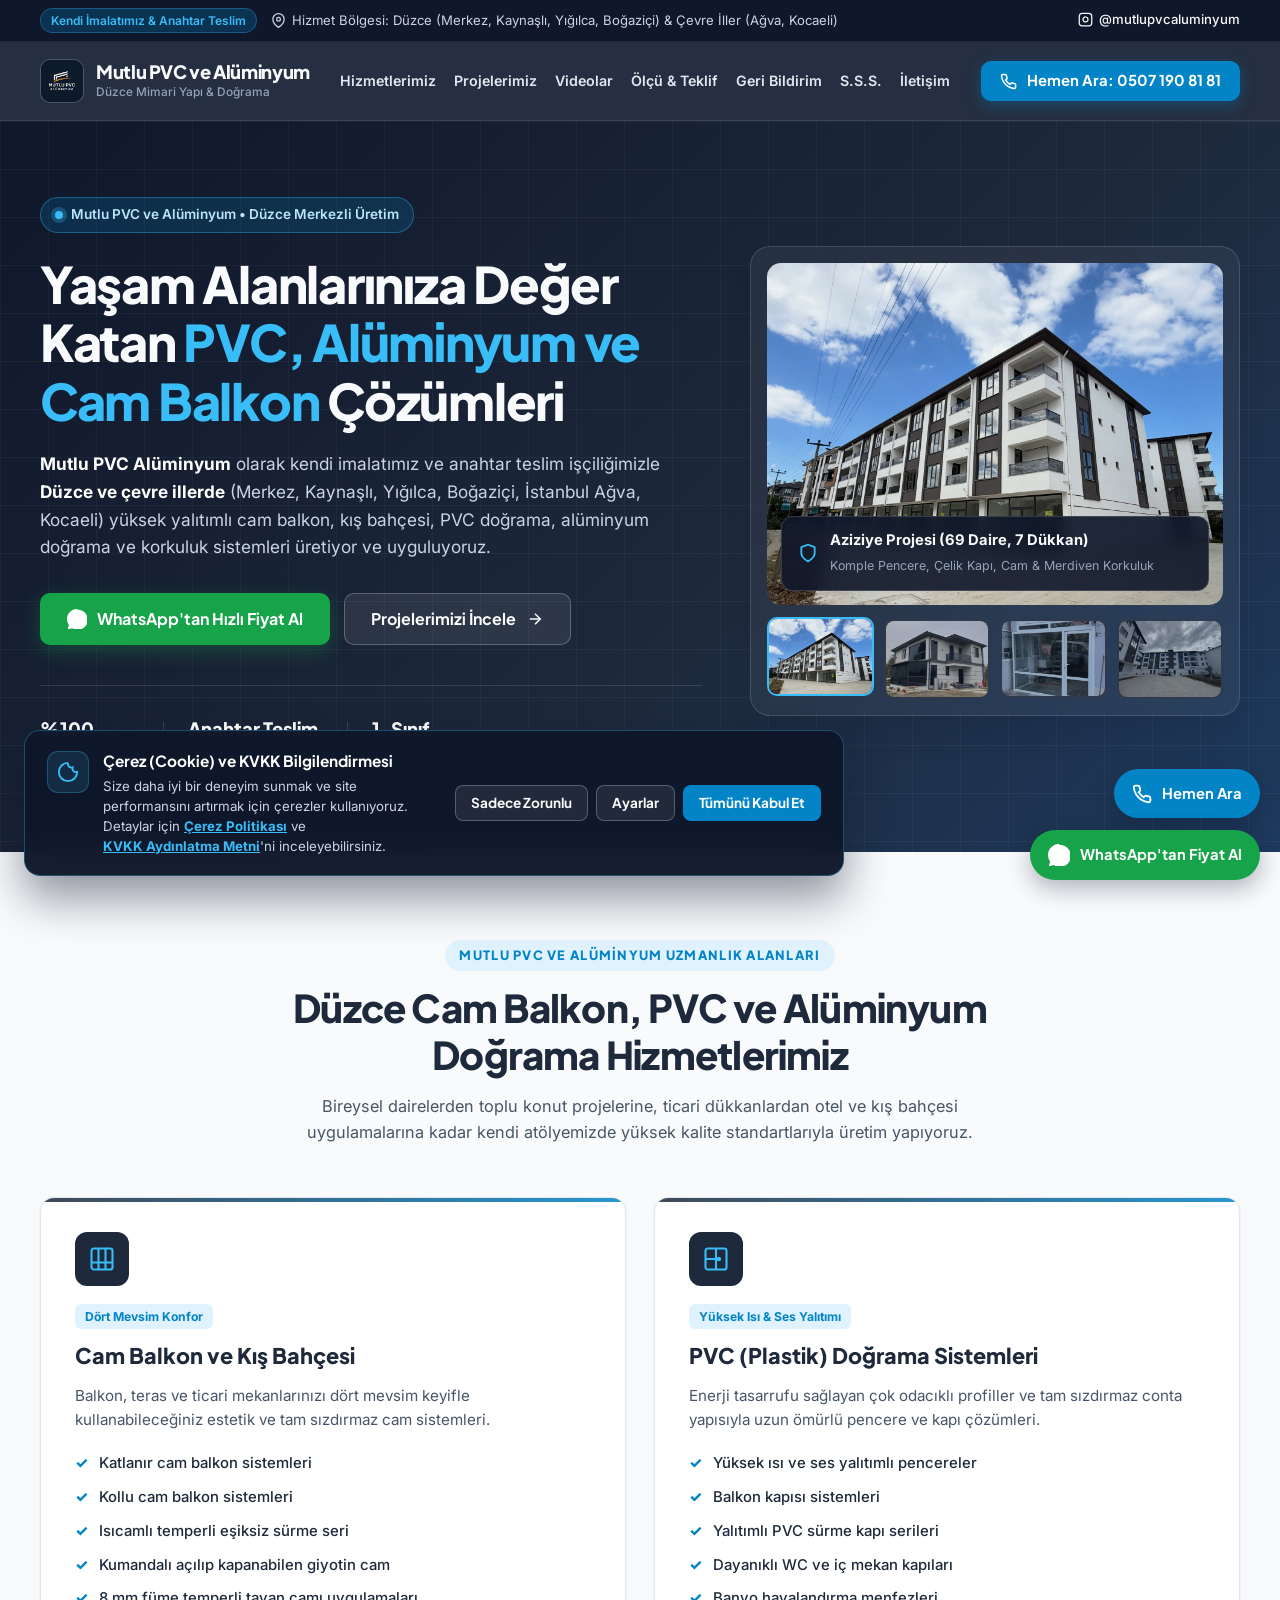
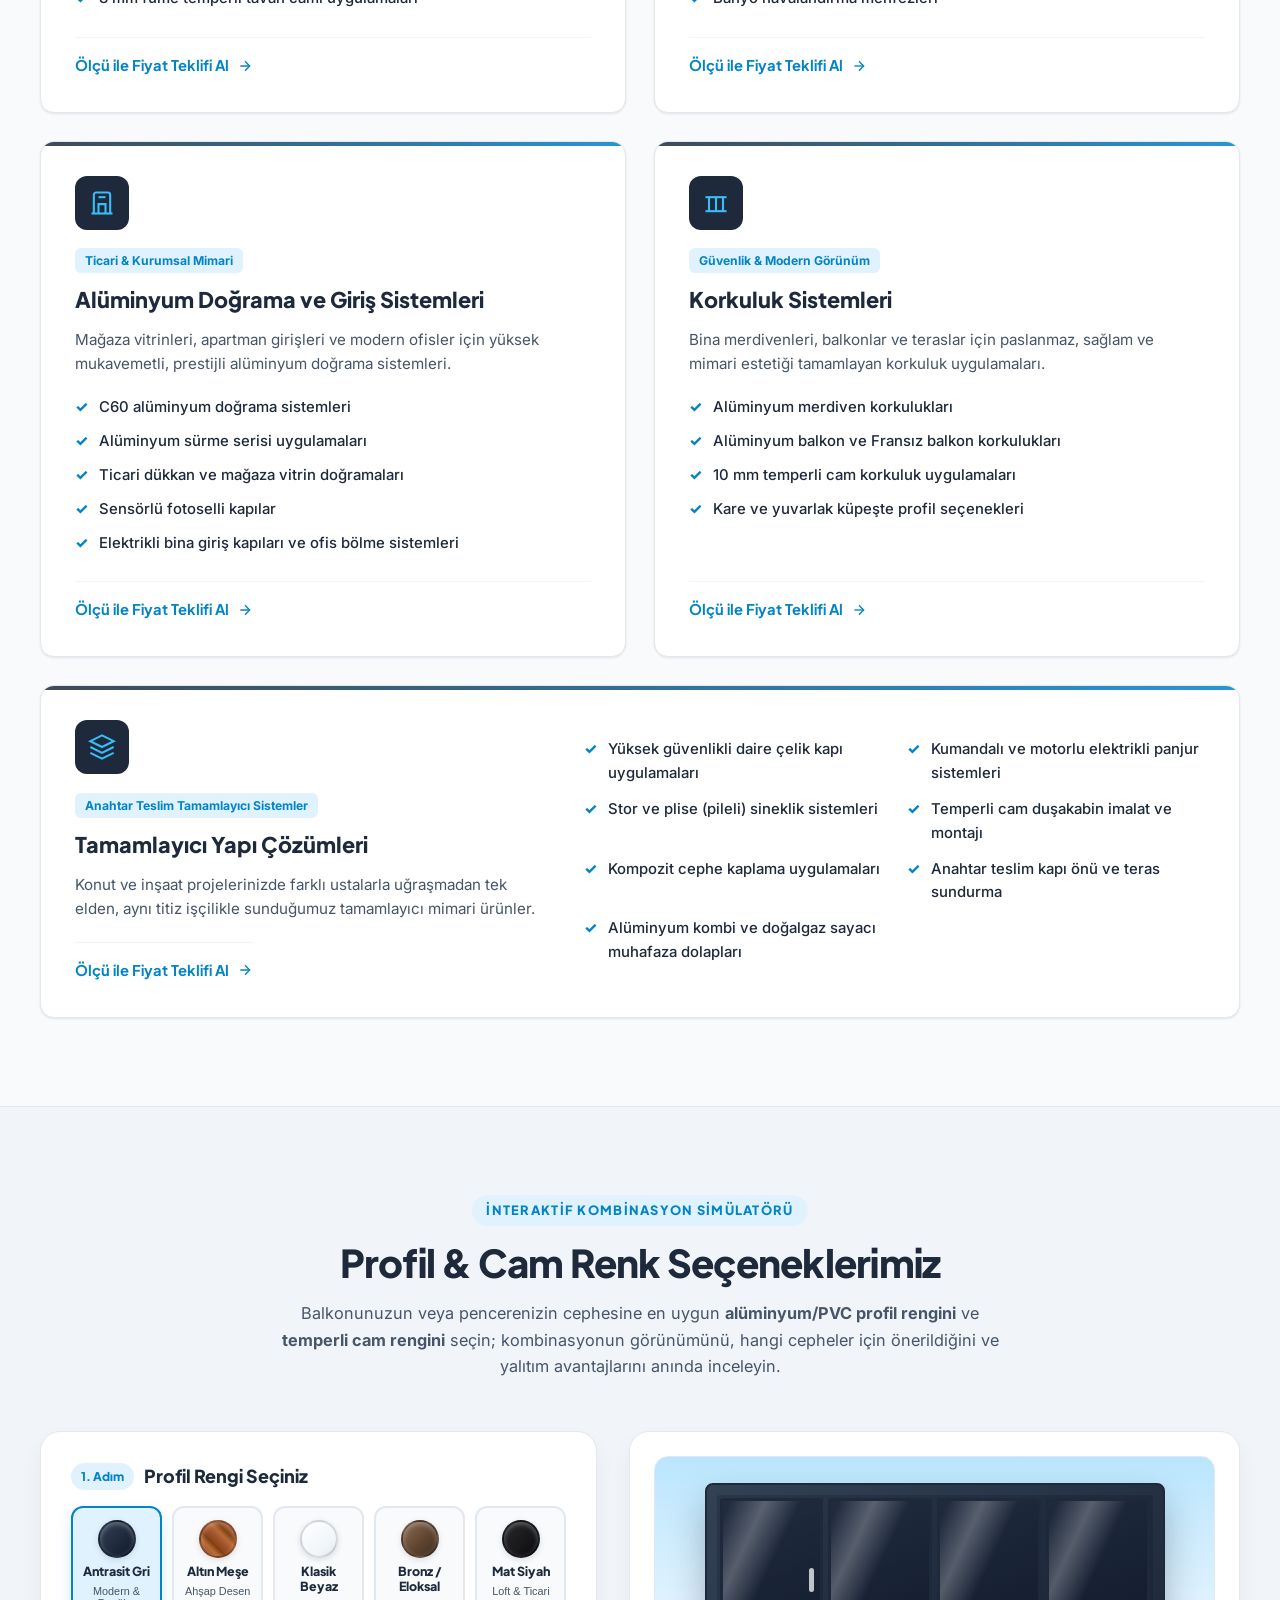
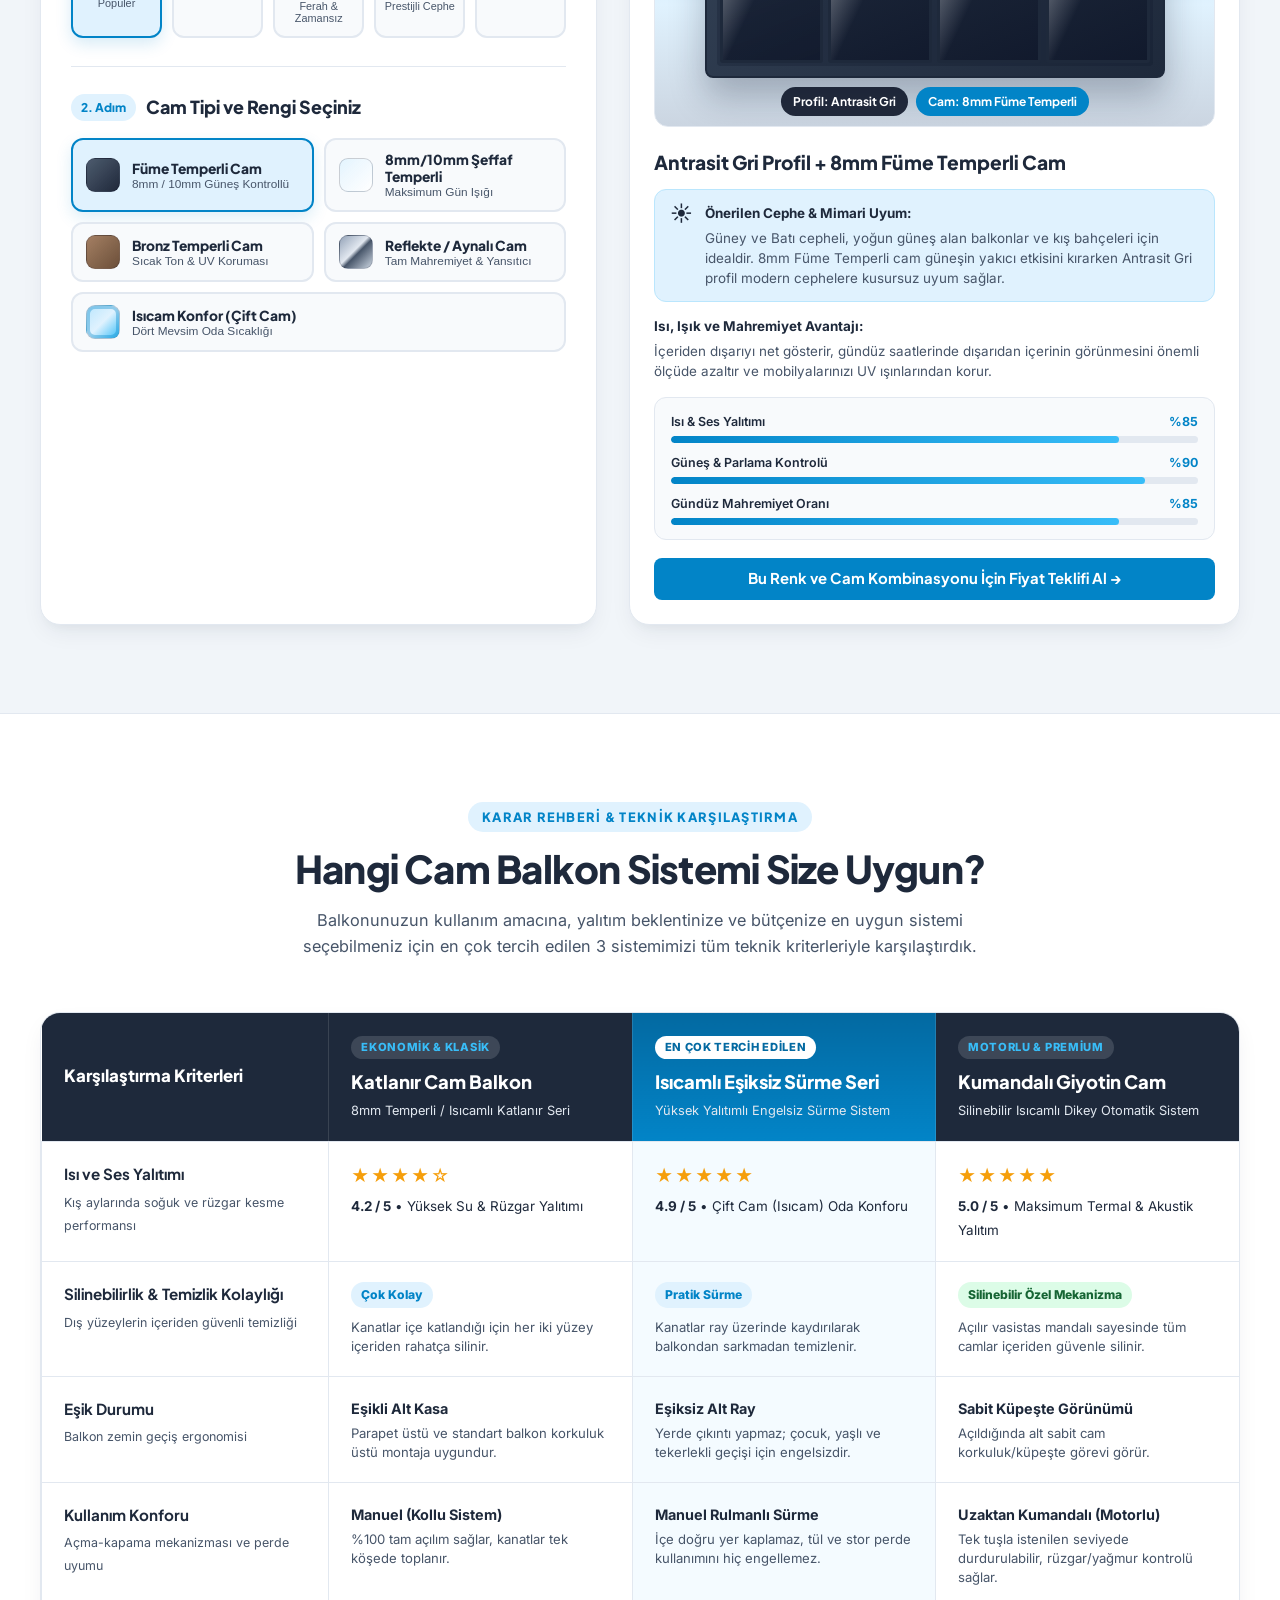
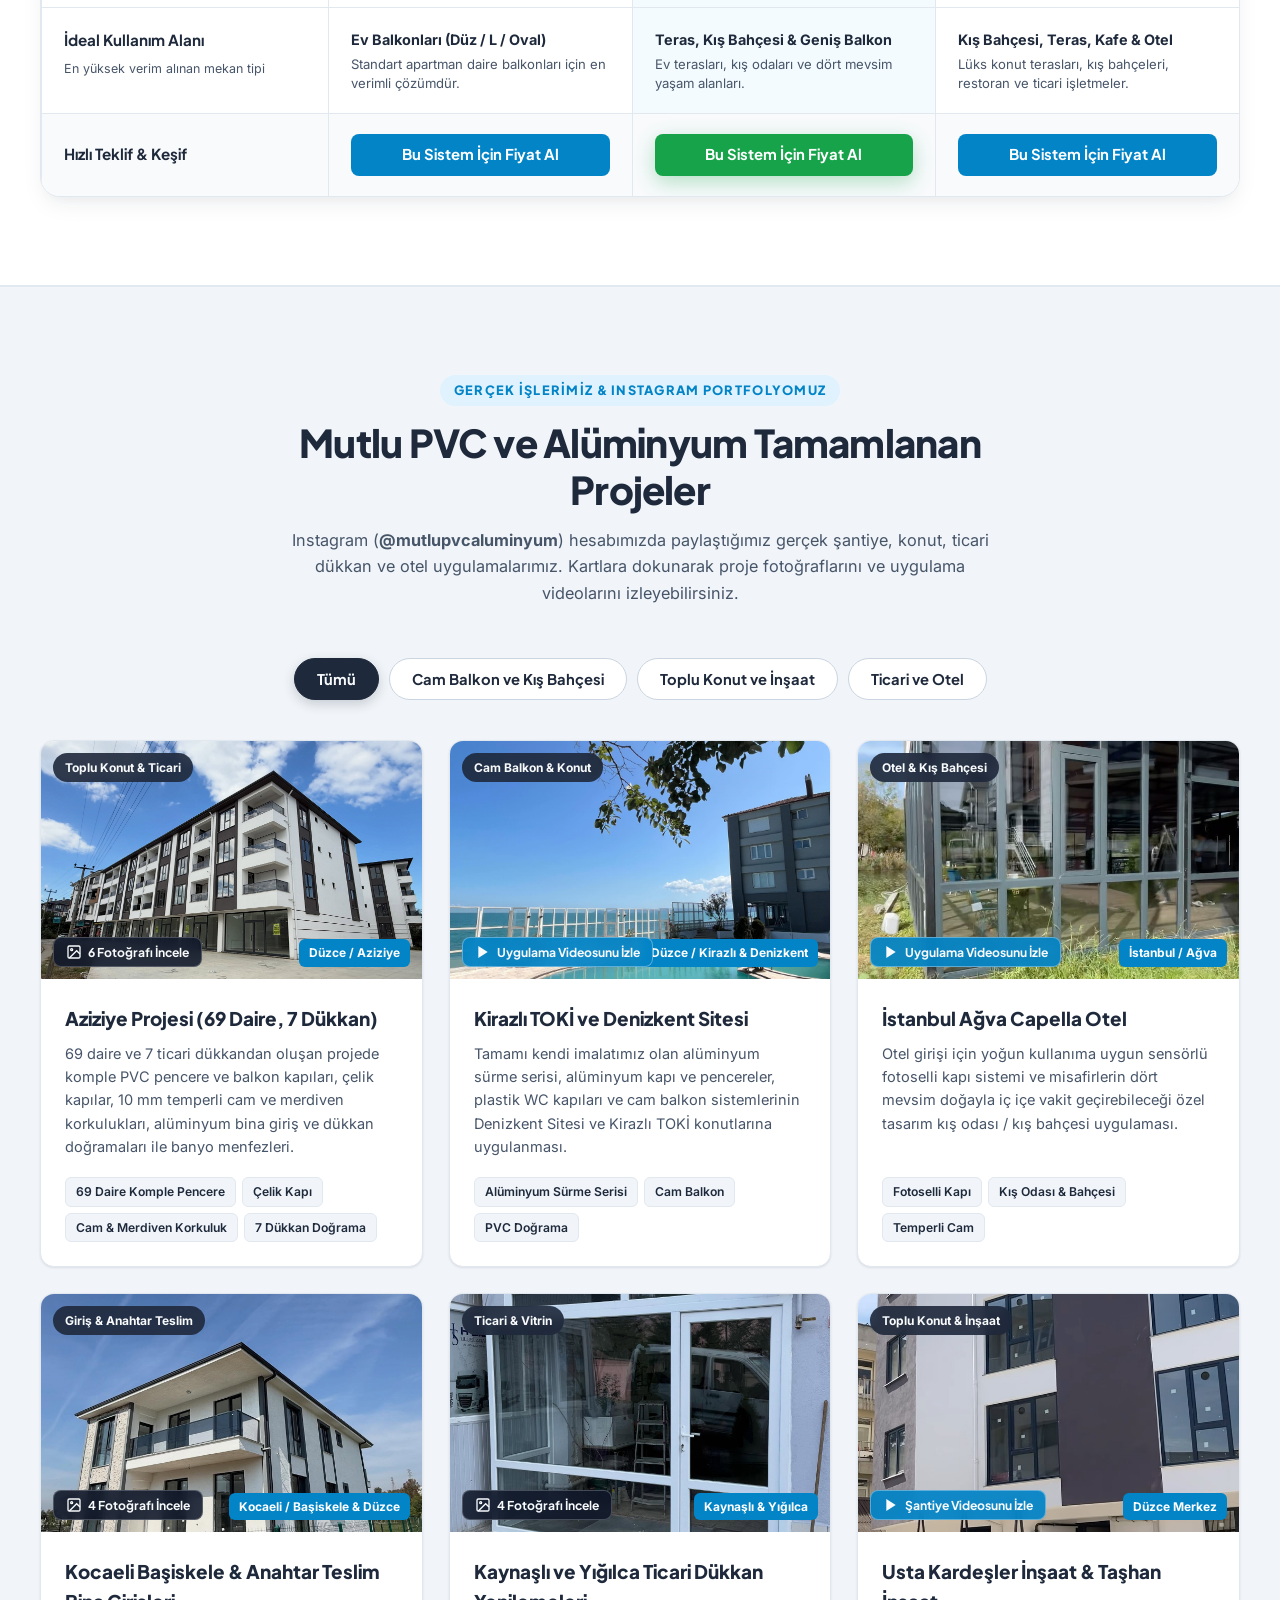
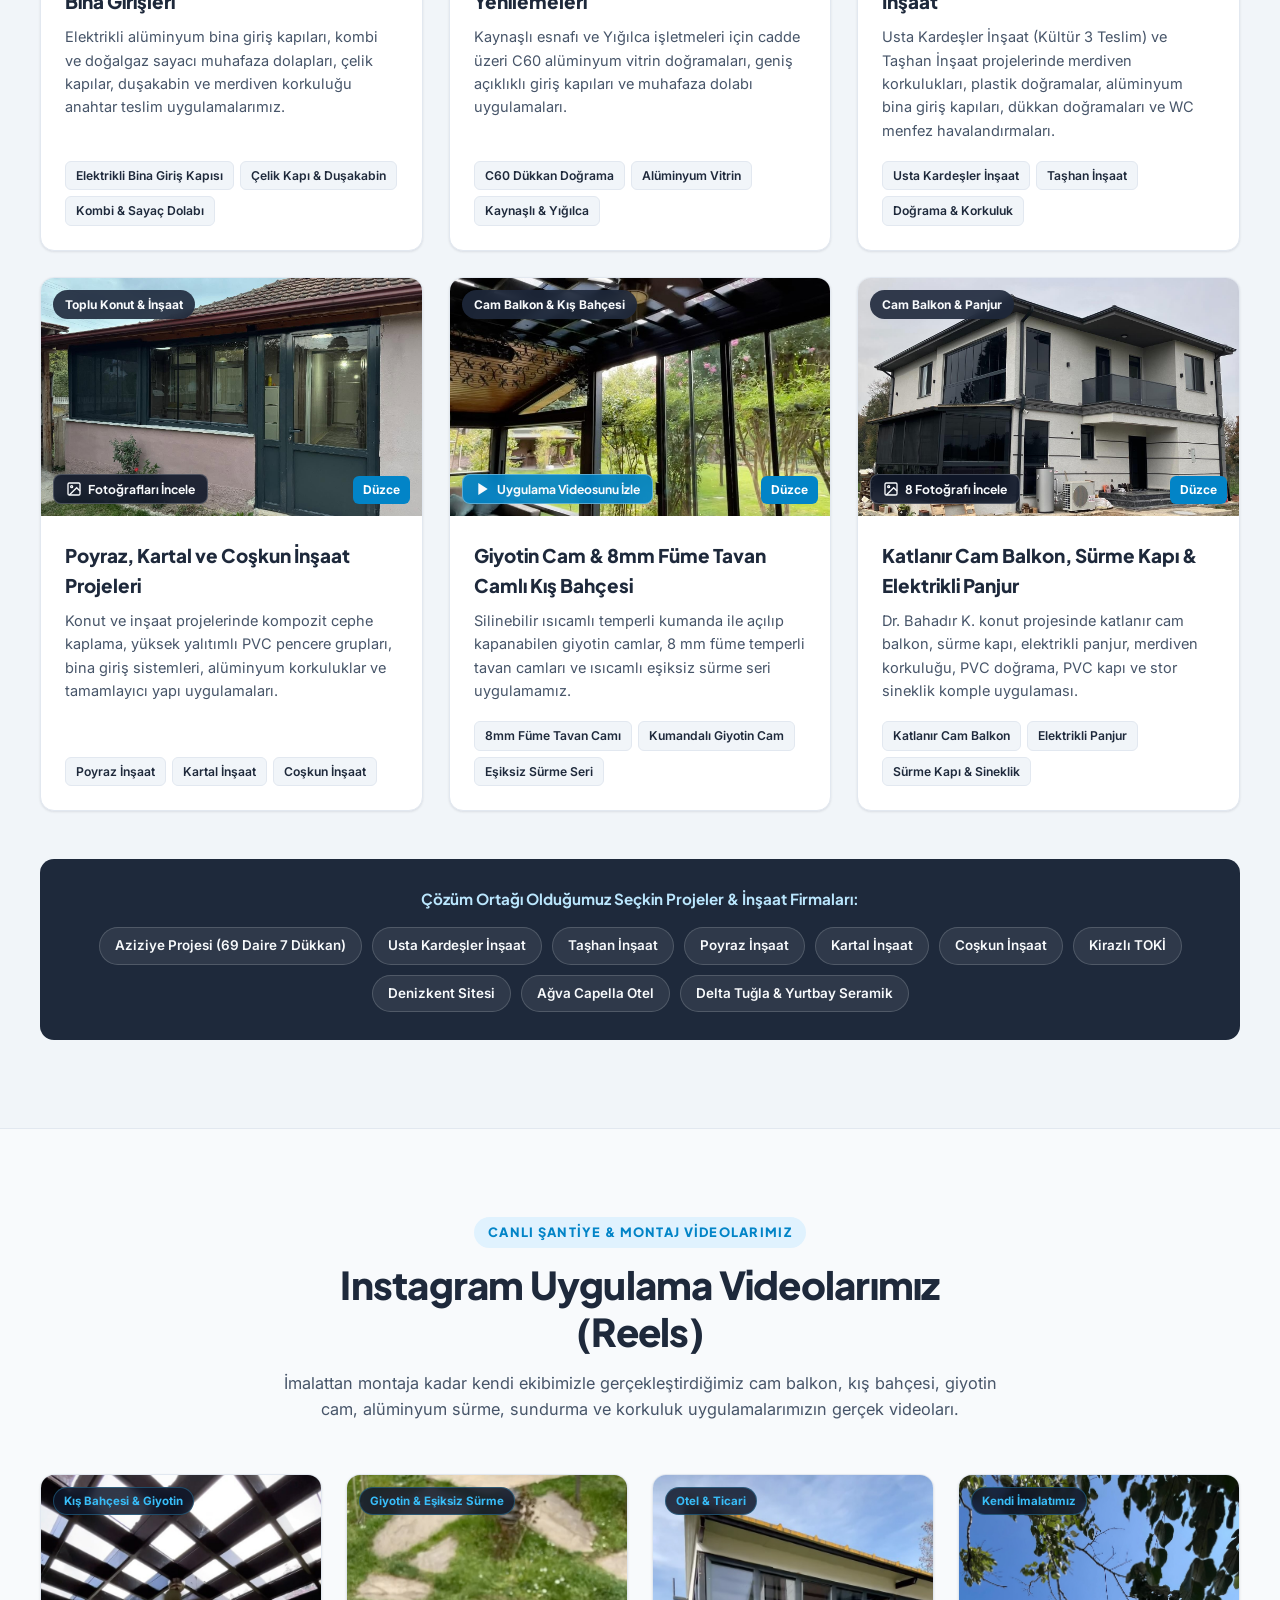
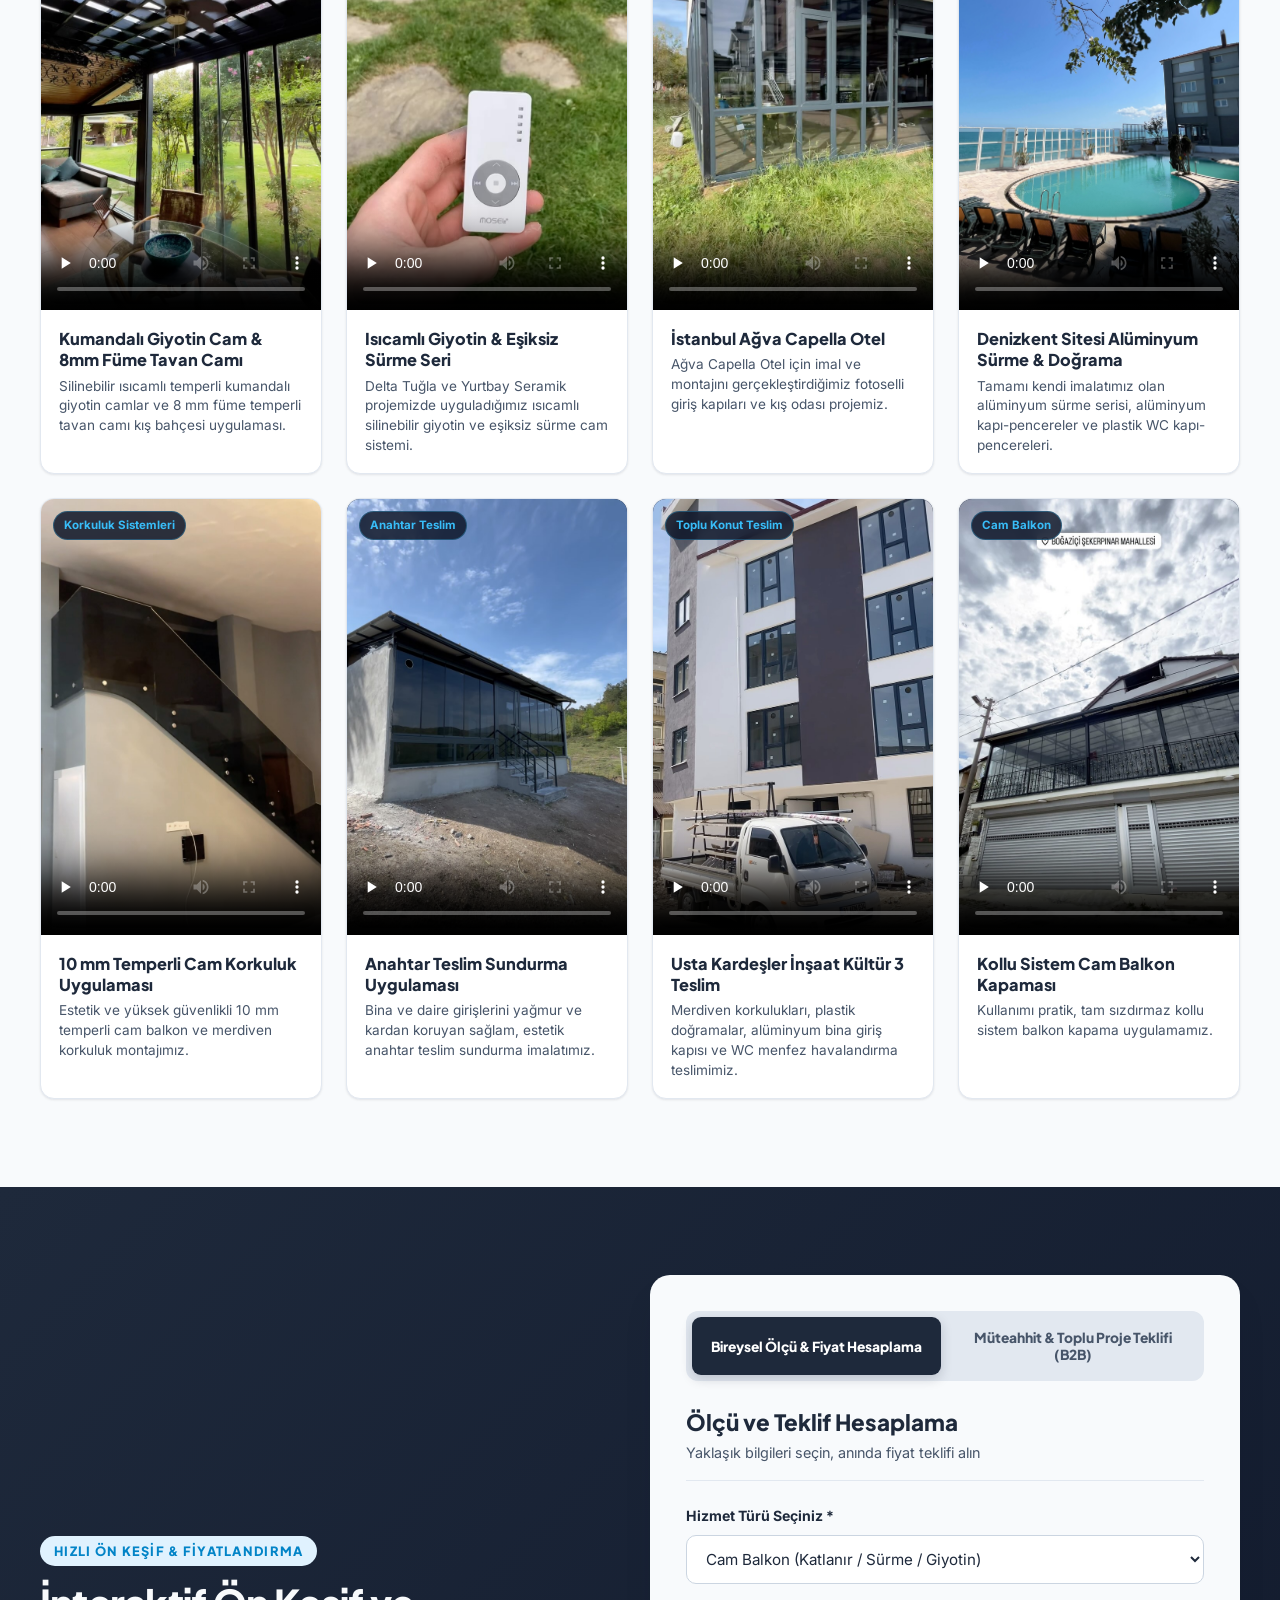
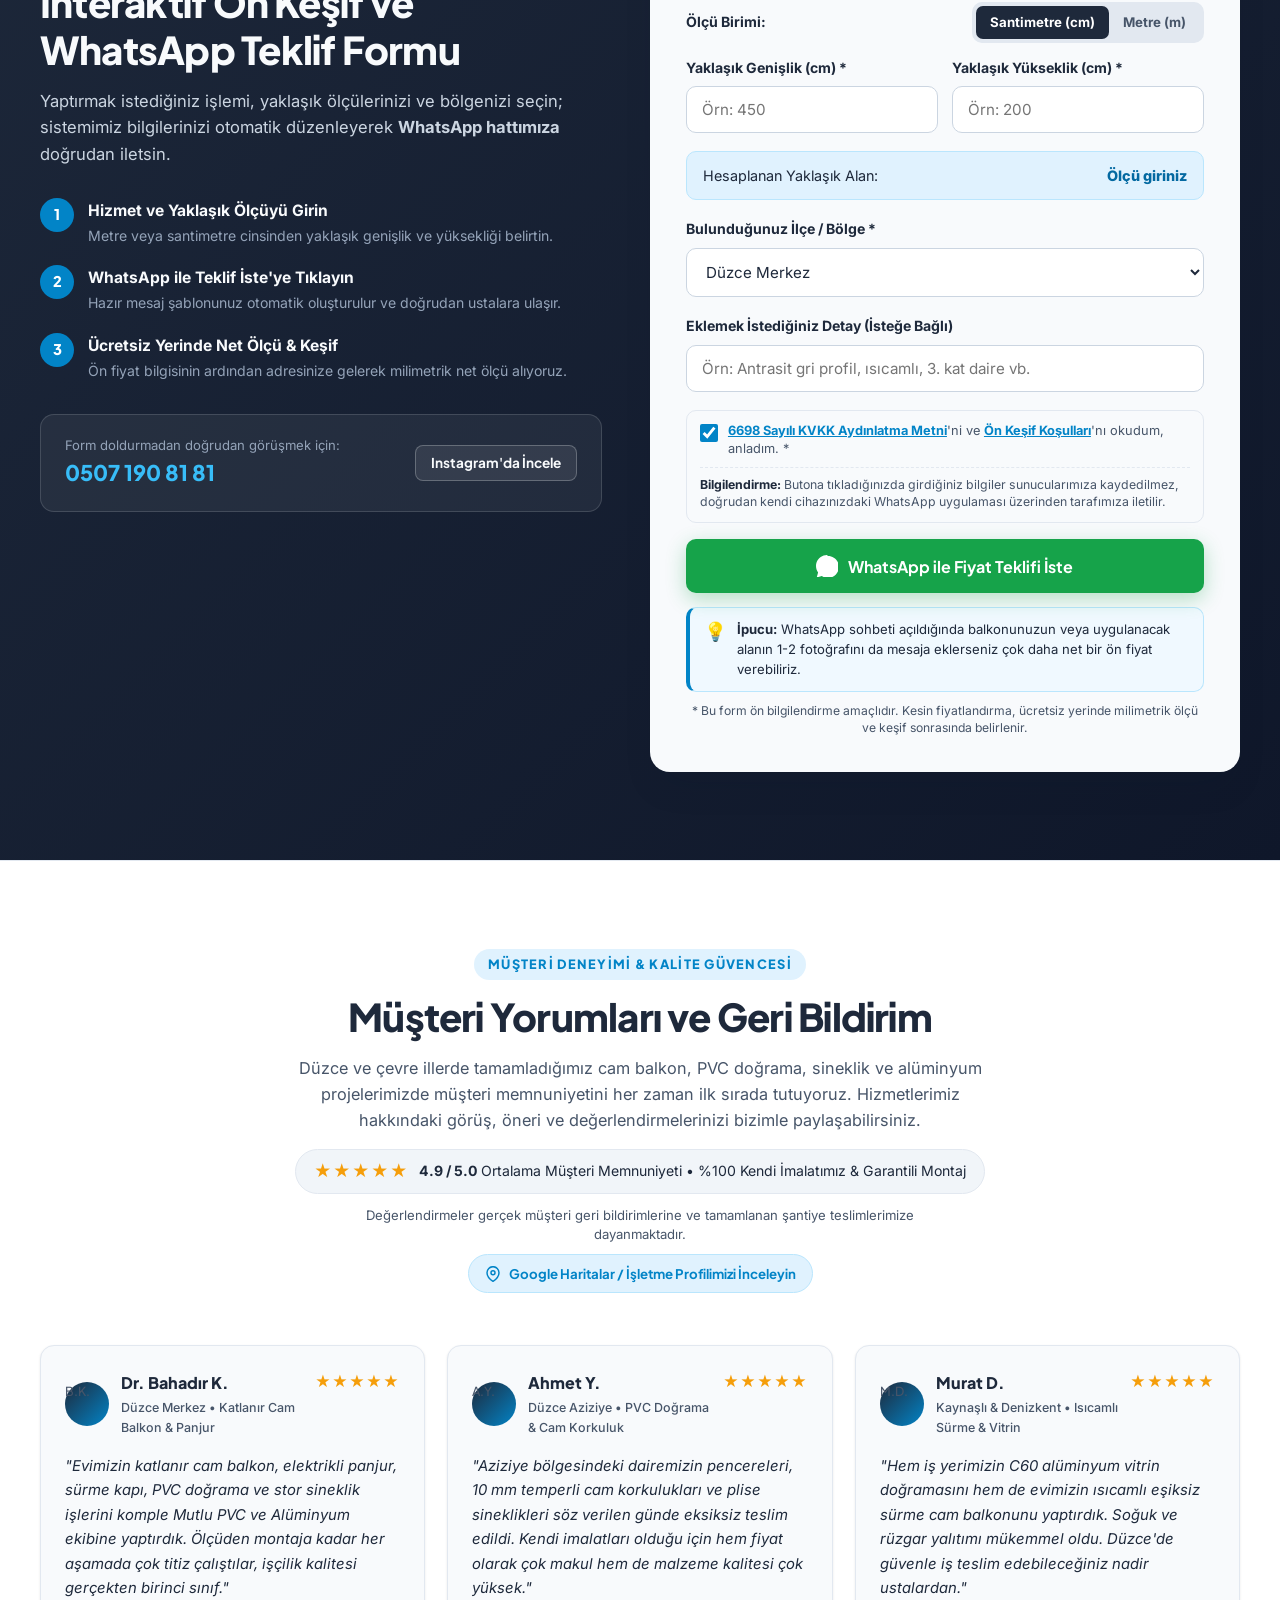
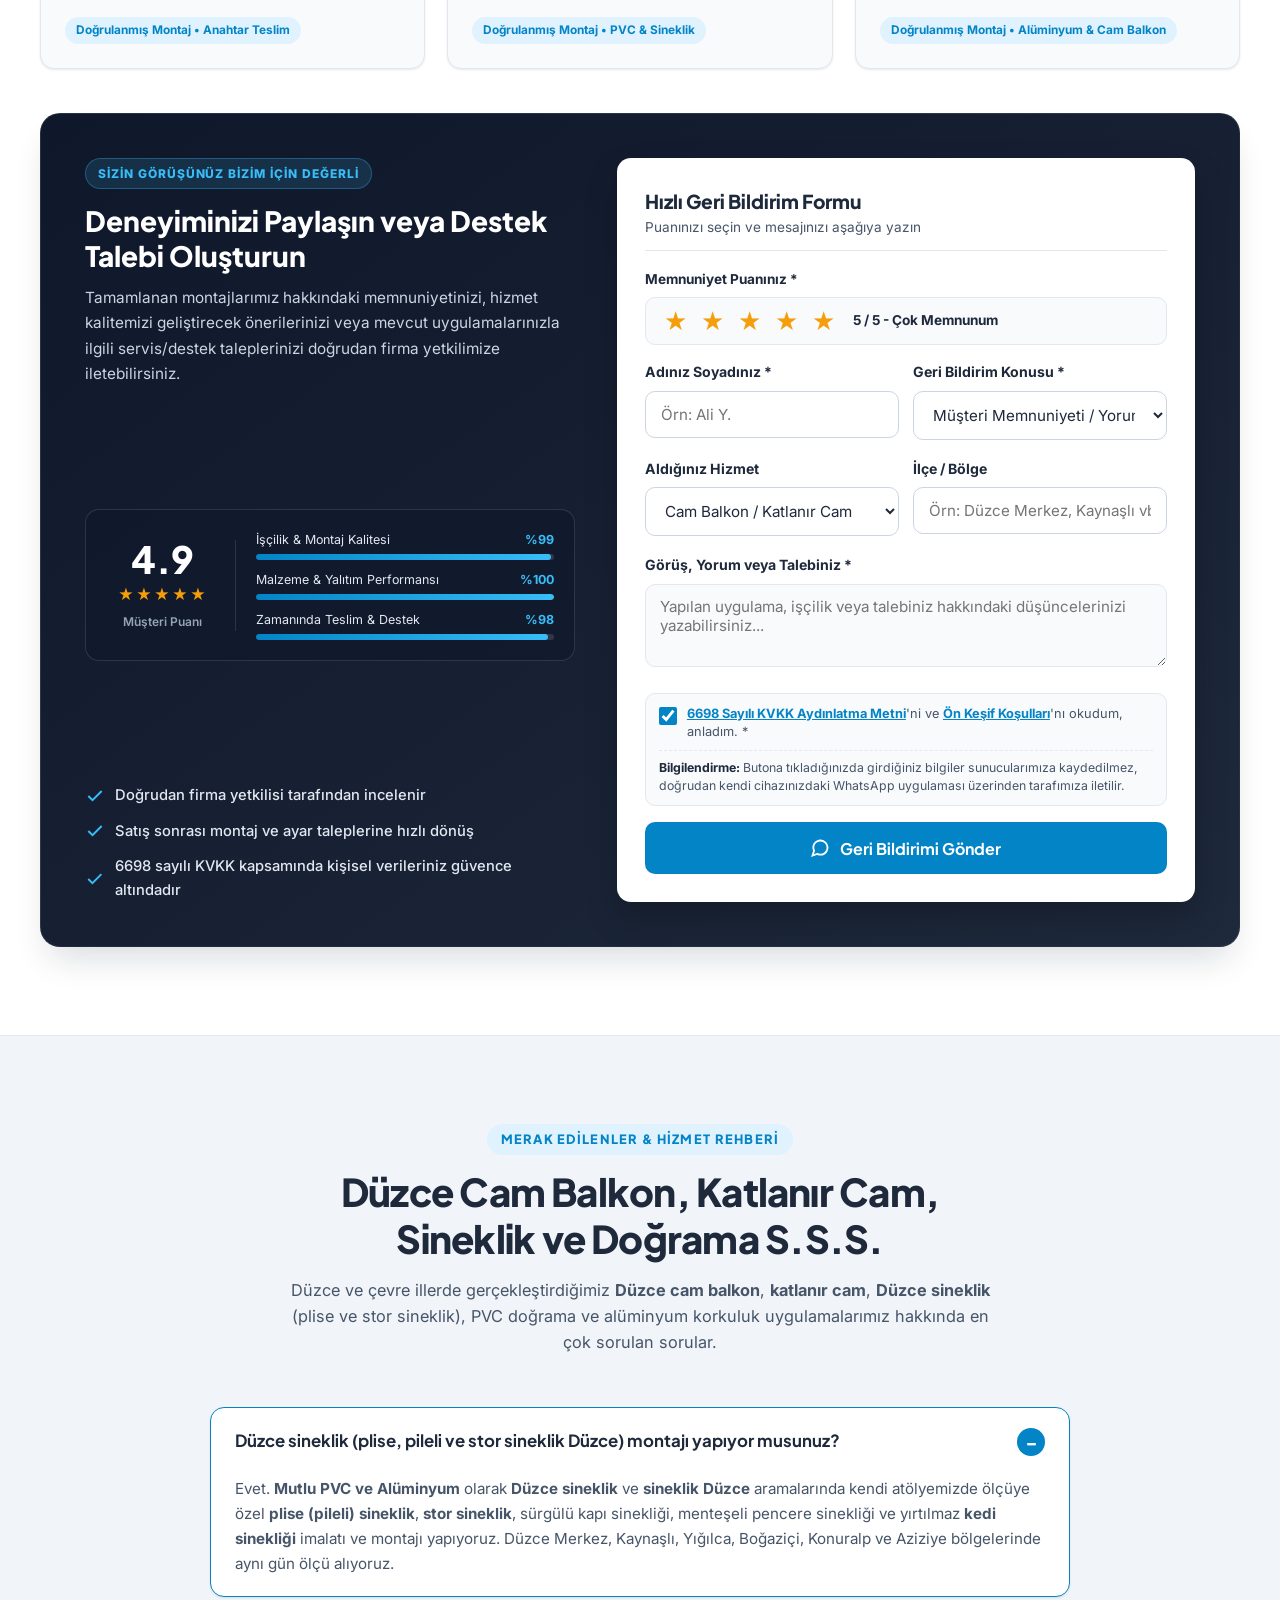
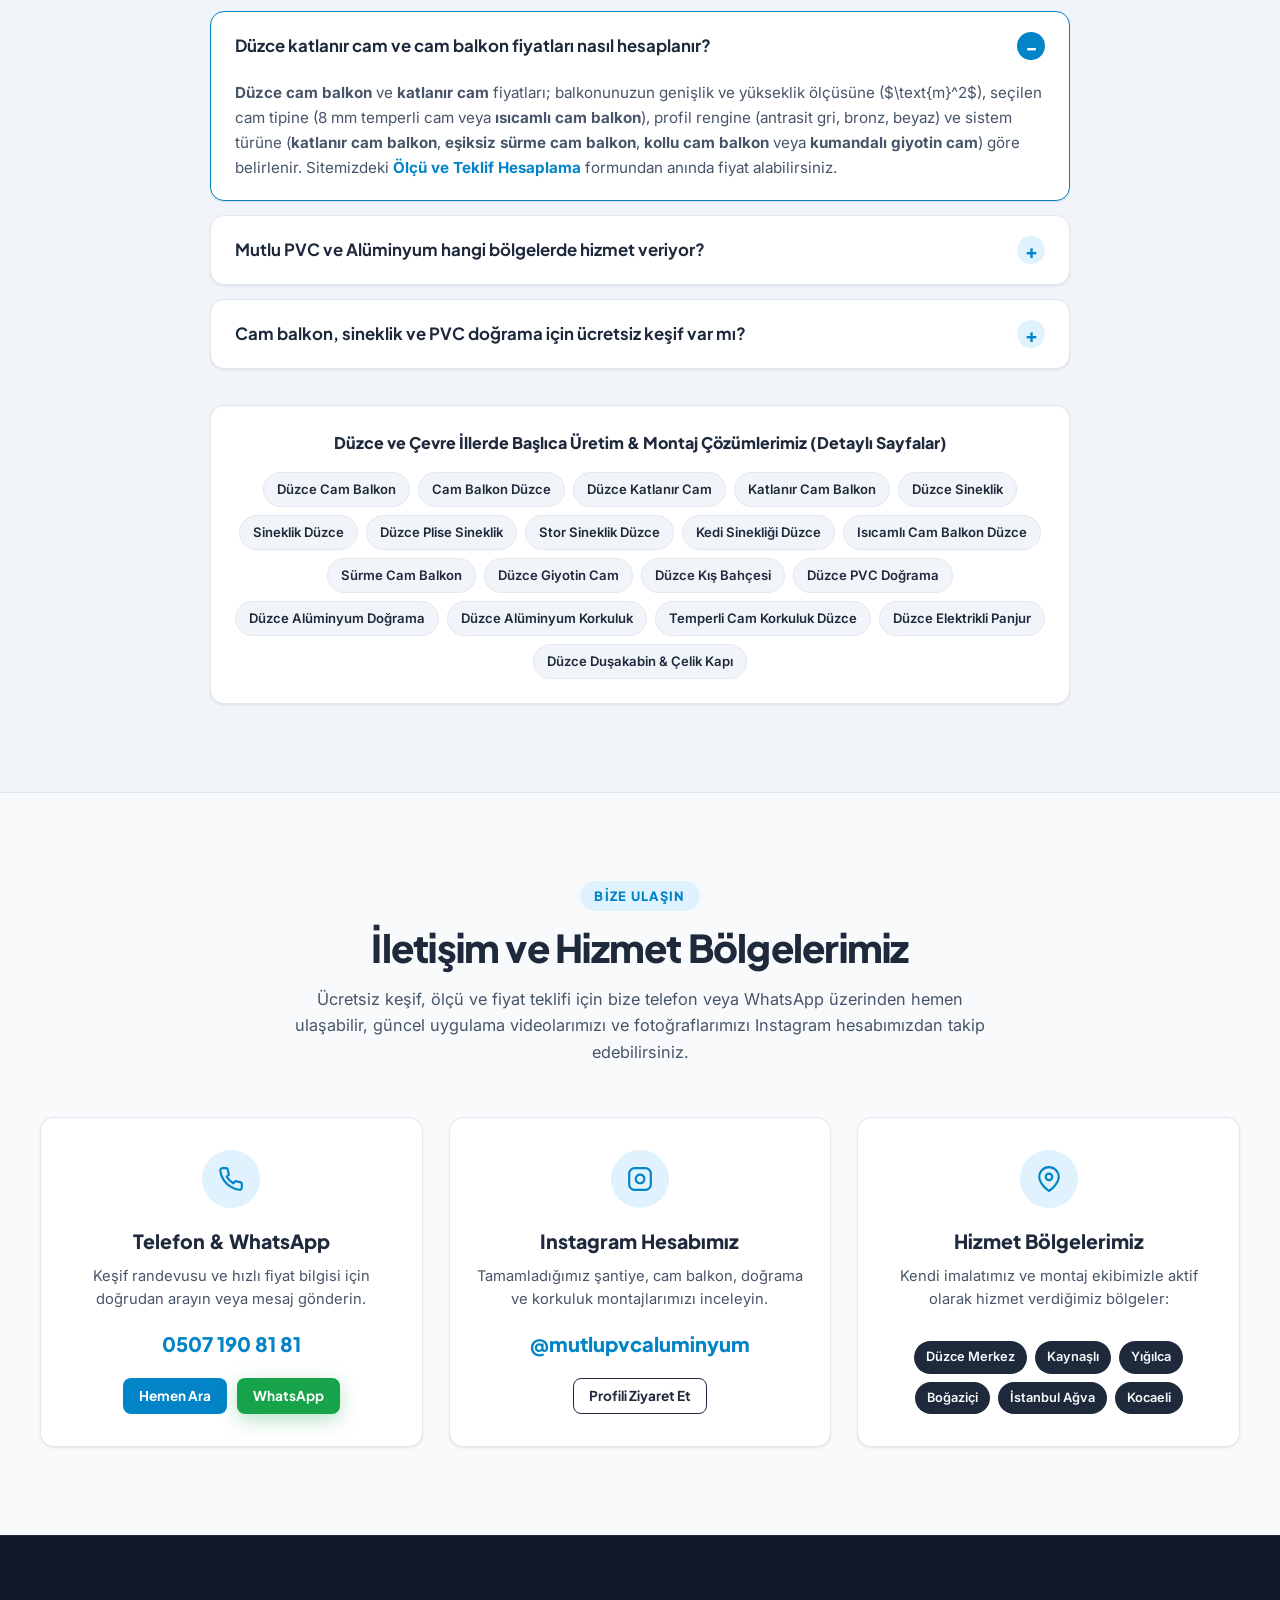
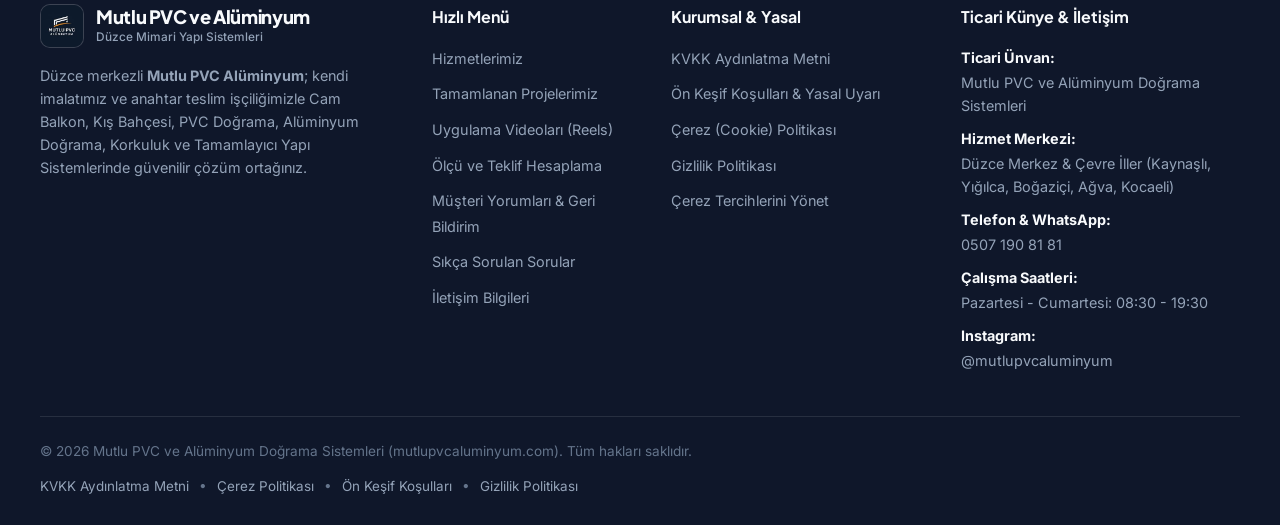
<file: index.html>
<!DOCTYPE html>
<html lang="tr">
<head>
    <meta charset="UTF-8">
    <meta name="viewport" content="width=device-width, initial-scale=1.0, viewport-fit=cover">
    <title>Mutlu PVC Alüminyum | Düzce Cam Balkon, Katlanır Cam, Düzce Sineklik & PVC Doğrama</title>
    <meta name="description" content="Mutlu PVC Alüminyum Düzce: Kendi imalatımızla Düzce cam balkon, katlanır cam, Düzce sineklik (plise ve stor sineklik Düzce), PVC doğrama, alüminyum doğrama, kış bahçesi ve korkuluk sistemleri. Ücretsiz keşif: 0507 190 81 81">
    <meta name="keywords" content="Mutlu PVC Alüminyum, Mutlu PVC ve Alüminyum, Düzce cam balkon, cam balkon Düzce, Düzce katlanır cam, katlanır cam balkon, Düzce sineklik, sineklik Düzce, Düzce plise sineklik, stor sineklik Düzce, Düzce PVC doğrama, Düzce alüminyum doğrama, kış bahçesi Düzce, giyotin cam Düzce, alüminyum korkuluk Düzce">
    <meta name="author" content="Mutlu PVC ve Alüminyum">
    <meta name="robots" content="index, follow, max-image-preview:large, max-snippet:-1, max-video-preview:-1">
    <meta name="googlebot" content="index, follow, max-image-preview:large, max-snippet:-1, max-video-preview:-1">
    <meta name="geo.region" content="TR-81">
    <meta name="geo.placename" content="Düzce">
    <meta name="geo.position" content="40.8438;31.1565">
    <meta name="ICBM" content="40.8438, 31.1565">
    <link rel="canonical" href="https://mutlupvcaluminyum.com/">
    <link rel="icon" type="image/x-icon" href="favicon.ico">
    <link rel="icon" type="image/png" sizes="32x32" href="images/favicon-32x32.png">
    <link rel="apple-touch-icon" sizes="180x180" href="images/apple-touch-icon.png">
    <meta name="theme-color" content="#1E293B">

    <!-- Open Graph / Social Media -->
    <meta property="og:type" content="website">
    <meta property="og:locale" content="tr_TR">
    <meta property="og:site_name" content="Mutlu PVC ve Alüminyum">
    <meta property="og:url" content="https://mutlupvcaluminyum.com/">
    <meta property="og:title" content="Mutlu PVC Alüminyum | Düzce Cam Balkon, Katlanır Cam, Sineklik & PVC Doğrama">
    <meta property="og:description" content="Düzce merkezli Mutlu PVC ve Alüminyum: Cam balkon, katlanır cam, Düzce sineklik, PVC doğrama, alüminyum ve kış bahçesi sistemleri. Tel: 0507 190 81 81">
    <meta property="og:image" content="https://mutlupvcaluminyum.com/images/aziziye-projesi.jpg">

    <!-- Google Fonts: Plus Jakarta Sans & Inter -->
    <link rel="preconnect" href="https://fonts.googleapis.com">
    <link rel="preconnect" href="https://fonts.gstatic.com" crossorigin>
    <link href="https://fonts.googleapis.com/css2?family=Inter:wght@400;500;600;700&family=Plus+Jakarta+Sans:wght@600;700;800&display=swap" rel="stylesheet">

    <!-- Stylesheet -->
    <link rel="stylesheet" href="css/style.css?v=2.5">

    <!-- Schema.org LocalBusiness, OfferCatalog & FAQPage Structured Data for Google SEO -->
    <script type="application/ld+json">
    {
      "@context": "https://schema.org",
      "@graph": [
        {
          "@type": "HomeAndConstructionBusiness",
          "@id": "https://mutlupvcaluminyum.com/#business",
          "name": "Mutlu PVC ve Alüminyum",
          "alternateName": [
            "Mutlu PVC Alüminyum",
            "Mutlu PVC",
            "Düzce Mutlu PVC ve Alüminyum",
            "Düzce Cam Balkon ve Sineklik - Mutlu PVC"
          ],
          "description": "Düzce merkezli Mutlu PVC ve Alüminyum; kendi imalatımız ve anahtar teslim işçiliğimizle Düzce cam balkon, katlanır cam, Düzce sineklik (plise ve stor sineklik), kış bahçesi, PVC doğrama, alüminyum doğrama ve korkuluk çözümleri sunar.",
          "telephone": "+905071908181",
          "url": "https://mutlupvcaluminyum.com/",
          "logo": "https://mutlupvcaluminyum.com/images/logo.jpg",
          "image": [
            "https://mutlupvcaluminyum.com/images/aziziye-projesi.jpg",
            "https://mutlupvcaluminyum.com/images/bahadir-bey-1.jpg",
            "https://mutlupvcaluminyum.com/images/kaynasli-ticari-1.jpg"
          ],
          "sameAs": [
            "https://www.instagram.com/mutlupvcaluminyum/"
          ],
          "address": {
            "@type": "PostalAddress",
            "addressLocality": "Merkez",
            "addressRegion": "Düzce",
            "postalCode": "81000",
            "addressCountry": "TR"
          },
          "geo": {
            "@type": "GeoCoordinates",
            "latitude": 40.8438,
            "longitude": 31.1565
          },
          "areaServed": [
            "Düzce Merkez",
            "Kaynaşlı",
            "Yığılca",
            "Boğaziçi",
            "Aziziye",
            "Konuralp",
            "Gölyaka",
            "Çilimli",
            "Akçakoca",
            "İstanbul Ağva",
            "Kocaeli Başiskele"
          ],
          "hasOfferCatalog": {
            "@type": "OfferCatalog",
            "name": "Düzce Cam Balkon, Katlanır Cam, Sineklik ve Doğrama Hizmetleri",
            "itemListElement": [
              {
                "@type": "Offer",
                "itemOffered": {
                  "@type": "Service",
                  "name": "Düzce Cam Balkon ve Katlanır Cam Sistemleri",
                  "description": "Düzce katlanır cam balkon, ısıcamlı cam balkon, eşiksiz sürme cam balkon ve kollu cam balkon imalat ve montajı."
                }
              },
              {
                "@type": "Offer",
                "itemOffered": {
                  "@type": "Service",
                  "name": "Düzce Sineklik Sistemleri (Plise, Pileli ve Stor Sineklik Düzce)",
                  "description": "Düzce sineklik imalatı; plise (pileli) sineklik, stor sineklik, menteşeli pencere ve kapı sinekliği, kedi sinekliği."
                }
              },
              {
                "@type": "Offer",
                "itemOffered": {
                  "@type": "Service",
                  "name": "Düzce PVC Doğrama ve Pencere Kapı Sistemleri",
                  "description": "Yüksek ısı ve ses yalıtımlı PVC pencere, balkon kapısı, sürme kapı ve WC kapı doğrama sistemleri."
                }
              },
              {
                "@type": "Offer",
                "itemOffered": {
                  "@type": "Service",
                  "name": "Düzce Kış Bahçesi, Kumandalı Giyotin Cam ve 8mm Füme Tavan Camı",
                  "description": "Motorlu kumandalı giyotin cam ve 8 mm füme temperli tavan camlı kış bahçesi uygulamaları."
                }
              },
              {
                "@type": "Offer",
                "itemOffered": {
                  "@type": "Service",
                  "name": "Düzce Alüminyum Doğrama ve Temperli Cam Korkuluk",
                  "description": "C60 alüminyum vitrin doğrama, fotoselli kapı, elektrikli bina giriş kapısı, alüminyum merdiven ve 10 mm temperli cam korkuluk."
                }
              }
            ]
          },
          "openingHoursSpecification": [
            {
              "@type": "OpeningHoursSpecification",
              "dayOfWeek": [
                "Monday",
                "Tuesday",
                "Wednesday",
                "Thursday",
                "Friday",
                "Saturday"
              ],
              "opens": "08:30",
              "closes": "19:30"
            }
          ],
          "priceRange": "₺₺"
        },
        {
          "@type": "WebSite",
          "@id": "https://mutlupvcaluminyum.com/#website",
          "url": "https://mutlupvcaluminyum.com/",
          "name": "Mutlu PVC ve Alüminyum",
          "alternateName": "Mutlu PVC Alüminyum Düzce",
          "publisher": {
            "@id": "https://mutlupvcaluminyum.com/#business"
          },
          "inLanguage": "tr-TR"
        },
        {
          "@type": "FAQPage",
          "@id": "https://mutlupvcaluminyum.com/#faq",
          "mainEntity": [
            {
              "@type": "Question",
              "name": "Düzce sineklik ve plise sineklik montajı yapıyor musunuz?",
              "acceptedAnswer": {
                "@type": "Answer",
                "text": "Evet. Mutlu PVC ve Alüminyum olarak Düzce Merkez ve tüm ilçelerinde kendi imalatımız olan plise (pileli) sineklik, stor sineklik, sürgülü sineklik, menteşeli pencere/kapı sinekliği ve yırtılmaz kedi sinekliği ölçü ve montaj hizmeti sunuyoruz."
              }
            },
            {
              "@type": "Question",
              "name": "Düzce katlanır cam ve cam balkon fiyatları nasıl hesaplanır?",
              "acceptedAnswer": {
                "@type": "Answer",
                "text": "Düzce cam balkon ve katlanır cam fiyatları; balkonunuzun genişlik ve yükseklik ölçüsüne (m²), seçilen cam tipine (8 mm temperli tek cam veya ısıcamlı cam balkon), profil rengine (antrasit gri, bronz, beyaz) ve sistem türüne (katlanır, eşiksiz sürme veya kumandalı giyotin) göre hesaplanır. Sitemizdeki formdan anında WhatsApp teklifi alabilirsiniz."
              }
            },
            {
              "@type": "Question",
              "name": "Mutlu PVC ve Alüminyum hangi bölgelerde hizmet veriyor?",
              "acceptedAnswer": {
                "@type": "Answer",
                "text": "Düzce Merkez başta olmak üzere Kaynaşlı, Yığılca, Boğaziçi, Aziziye, Konuralp ve tüm Düzce ilçeleri ile İstanbul Ağva ve Kocaeli (Başiskele, İzmit) gibi çevre illerde kendi imalatımız ve montaj ekibimizle hizmet veriyoruz."
              }
            },
            {
              "@type": "Question",
              "name": "Cam balkon, sineklik ve PVC doğrama için ücretsiz keşif var mı?",
              "acceptedAnswer": {
                "@type": "Answer",
                "text": "Evet. Web sitemizdeki Ölçü ve Teklif Hesaplama formundan veya 0507 190 81 81 WhatsApp hattımızdan yaklaşık ölçülerinizi ileterek hızlı ön fiyat alabilir, ardından adresinizde ücretsiz net ölçü ve keşif hizmetimizden yararlanabilirsiniz."
              }
            }
          ]
        }
      ]
    }
    </script>
</head>
<body>

    <!-- Üst Bilgi Çubuğu (Top Bar) -->
    <div class="topbar">
        <div class="container topbar-inner">
            <div class="topbar-info">
                <span class="topbar-badge">Kendi İmalatımız & Anahtar Teslim</span>
                <span class="topbar-location">
                    <svg width="15" height="15" viewBox="0 0 24 24" fill="none" stroke="currentColor" stroke-width="2"><path d="M21 10c0 7-9 13-9 13s-9-6-9-13a9 9 0 0 1 18 0z"></path><circle cx="12" cy="10" r="3"></circle></svg>
                    Hizmet Bölgesi: Düzce (Merkez, Kaynaşlı, Yığılca, Boğaziçi) & Çevre İller (Ağva, Kocaeli)
                </span>
            </div>
            <div class="topbar-links">
                <a href="https://www.instagram.com/mutlupvcaluminyum/" target="_blank" rel="noopener noreferrer" class="topbar-social">
                    <svg width="15" height="15" viewBox="0 0 24 24" fill="none" stroke="currentColor" stroke-width="2"><rect x="2" y="2" width="20" height="20" rx="5" ry="5"></rect><path d="M16 11.37A4 4 0 1 1 12.63 8 4 4 0 0 1 16 11.37z"></path><line x1="17.5" y1="6.5" x2="17.51" y2="6.5"></line></svg>
                    @mutlupvcaluminyum
                </a>
            </div>
        </div>
    </div>

    <!-- Üst Menü (Navbar) -->
    <header class="navbar" id="navbar">
        <div class="container navbar-inner">
            <a href="#" class="brand" aria-label="Mutlu PVC ve Alüminyum Ana Sayfa">
                <div class="brand-mark">
                    <img src="images/logo.jpg" alt="Mutlu PVC ve Alüminyum Logo" class="brand-logo-img" onerror="this.style.display='none'">
                </div>
                <div class="brand-text">
                    <span class="brand-title">Mutlu PVC ve Alüminyum</span>
                    <span class="brand-subtitle">Düzce Mimari Yapı & Doğrama</span>
                </div>
            </a>

            <nav class="nav-menu" id="navMenu" aria-label="Ana Menü">
                <ul class="nav-list">
                    <li><a href="#hizmetlerimiz" class="nav-link">Hizmetlerimiz</a></li>
                    <li><a href="#projelerimiz" class="nav-link">Projelerimiz</a></li>
                    <li><a href="#video-galeri" class="nav-link">Videolar</a></li>
                    <li><a href="#teklif-hesaplama" class="nav-link">Ölçü &amp; Teklif</a></li>
                    <li><a href="#geri-bildirim" class="nav-link">Geri Bildirim</a></li>
                    <li><a href="#sss" class="nav-link">S.S.S.</a></li>
                    <li><a href="#iletisim" class="nav-link">İletişim</a></li>
                </ul>
                <div class="nav-cta-mobile">
                    <a href="tel:+905071908181" class="btn btn-primary btn-block">
                        <svg width="18" height="18" viewBox="0 0 24 24" fill="none" stroke="currentColor" stroke-width="2.2"><path d="M22 16.92v3a2 2 0 0 1-2.18 2 19.79 19.79 0 0 1-8.63-3.07 19.5 19.5 0 0 1-6-6 19.79 19.79 0 0 1-3.07-8.67A2 2 0 0 1 4.11 2h3a2 2 0 0 1 2 1.72 12.84 12.84 0 0 0 .7 2.81 2 2 0 0 1-.45 2.11L8.09 9.91a16 16 0 0 0 6 6l1.27-1.27a2 2 0 0 1 2.11-.45 12.84 12.84 0 0 0 2.81.7A2 2 0 0 1 22 16.92z"></path></svg>
                        Hemen Ara: 0507 190 81 81
                    </a>
                    <a href="https://wa.me/905071908181?text=Merhaba%20Mutlu%20PVC%20ve%20Al%C3%BCminyum%2C%20fiyat%20teklifi%20almak%20istiyorum." target="_blank" rel="noopener noreferrer" class="btn btn-whatsapp btn-block">
                        WhatsApp'tan Hızlı Fiyat Al
                    </a>
                </div>
            </nav>

            <div class="navbar-actions">
                <a href="tel:+905071908181" class="btn btn-call" aria-label="Hemen Ara: 0507 190 81 81">
                    <span class="call-icon-pulse">
                        <svg width="17" height="17" viewBox="0 0 24 24" fill="none" stroke="currentColor" stroke-width="2.2"><path d="M22 16.92v3a2 2 0 0 1-2.18 2 19.79 19.79 0 0 1-8.63-3.07 19.5 19.5 0 0 1-6-6 19.79 19.79 0 0 1-3.07-8.67A2 2 0 0 1 4.11 2h3a2 2 0 0 1 2 1.72 12.84 12.84 0 0 0 .7 2.81 2 2 0 0 1-.45 2.11L8.09 9.91a16 16 0 0 0 6 6l1.27-1.27a2 2 0 0 1 2.11-.45 12.84 12.84 0 0 0 2.81.7A2 2 0 0 1 22 16.92z"></path></svg>
                    </span>
                    <span class="call-text-desktop">Hemen Ara: <strong>0507 190 81 81</strong></span>
                    <span class="call-text-mobile">Ara</span>
                </a>

                <button class="hamburger" id="hamburgerBtn" aria-label="Menüyü Aç/Kapat" aria-expanded="false">
                    <span></span>
                    <span></span>
                    <span></span>
                </button>
            </div>
        </div>
    </header>

    <main>
        <!-- Hero (Karşılama) Alanı -->
        <section class="hero">
            <div class="hero-bg-pattern"></div>
            <div class="container hero-grid">
                <div class="hero-content">
                    <div class="hero-pill">
                        <span class="pill-dot"></span>
                        Mutlu PVC ve Alüminyum • Düzce Merkezli Üretim
                    </div>
                    <h1 class="hero-title">
                        Yaşam Alanlarınıza Değer Katan <span class="text-highlight">PVC, Alüminyum ve Cam Balkon</span> Çözümleri
                    </h1>
                    <p class="hero-description">
                        <strong>Mutlu PVC Alüminyum</strong> olarak kendi imalatımız ve anahtar teslim işçiliğimizle <strong>Düzce ve çevre illerde</strong> (Merkez, Kaynaşlı, Yığılca, Boğaziçi, İstanbul Ağva, Kocaeli) yüksek yalıtımlı cam balkon, kış bahçesi, PVC doğrama, alüminyum doğrama ve korkuluk sistemleri üretiyor ve uyguluyoruz.
                    </p>

                    <div class="hero-buttons">
                        <a href="https://wa.me/905071908181?text=Merhaba%20Mutlu%20PVC%20ve%20Al%C3%BCminyum%2C%20fiyat%20teklifi%20almak%20istiyorum." target="_blank" rel="noopener noreferrer" class="btn btn-whatsapp btn-lg">
                            <svg width="20" height="20" viewBox="0 0 24 24" fill="currentColor"><path d="M12.031 6.172c-3.181 0-5.767 2.586-5.768 5.766-.001 1.298.38 2.27 1.019 3.287l-.582 2.128 2.182-.573c.978.58 1.911.928 3.145.929 3.178 0 5.767-2.587 5.768-5.766.001-3.187-2.575-5.77-5.764-5.771zm3.392 8.244c-.144.405-.837.774-1.17.824-.299.045-.677.063-1.092-.069-.252-.08-.575-.187-.988-.365-1.739-.751-2.874-2.502-2.961-2.617-.087-.116-.708-.94-.708-1.793s.448-1.273.607-1.446c.159-.173.346-.217.462-.217l.332.006c.106.005.249-.04.39.298.144.347.491 1.2.534 1.287.043.087.072.188.014.304-.058.116-.087.188-.173.289l-.26.304c-.087.086-.177.18-.076.354.101.174.449.741.964 1.201.662.591 1.221.774 1.394.86s.274.072.376-.043c.101-.116.433-.506.549-.68.116-.173.231-.145.39-.087s1.011.477 1.184.564.289.13.332.202c.045.072.045.419-.1.824zm-3.423-14.416c-6.627 0-12 5.373-12 12 0 2.625.846 5.059 2.284 7.033l-1.494 5.46 5.601-1.469c1.908 1.252 4.185 1.976 6.609 1.976 6.627 0 12-5.373 12-12s-5.373-12-12-12z"/></svg>
                            WhatsApp'tan Hızlı Fiyat Al
                        </a>
                        <a href="#projelerimiz" class="btn btn-outline-light btn-lg">
                            Projelerimizi İncele
                            <svg width="18" height="18" viewBox="0 0 24 24" fill="none" stroke="currentColor" stroke-width="2"><line x1="5" y1="12" x2="19" y2="12"></line><polyline points="12 5 19 12 12 19"></polyline></svg>
                        </a>
                    </div>

                    <div class="hero-metrics">
                        <div class="metric-item">
                            <span class="metric-number">%100</span>
                            <span class="metric-label">Kendi İmalatımız</span>
                        </div>
                        <div class="metric-divider"></div>
                        <div class="metric-item">
                            <span class="metric-number">Anahtar Teslim</span>
                            <span class="metric-label">Ölçü, Üretim & Montaj</span>
                        </div>
                        <div class="metric-divider"></div>
                        <div class="metric-item">
                            <span class="metric-number">1. Sınıf</span>
                            <span class="metric-label">Yalıtım & Temperli Cam</span>
                        </div>
                    </div>
                </div>

                <div class="hero-visual">
                    <div class="hero-card-showcase">
                        <div class="showcase-image-wrapper">
                            <img src="images/aziziye-1.jpg" id="heroMainImg" alt="Mutlu PVC ve Alüminyum Düzce Gerçek Proje Uygulaması" class="showcase-img">
                            <div class="showcase-overlay-badge">
                                <svg width="20" height="20" viewBox="0 0 24 24" fill="none" stroke="#38BDF8" stroke-width="2.2"><path d="M12 22s8-4 8-10V5l-8-3-8 3v7c0 6 8 10 8 10z"></path></svg>
                                <div>
                                    <strong id="heroBadgeTitle">Aziziye Projesi (69 Daire, 7 Dükkan)</strong>
                                    <span id="heroBadgeSub">Komple Pencere, Çelik Kapı, Cam & Merdiven Korkuluk</span>
                                </div>
                            </div>
                        </div>
                        <!-- Gerçek Instagram Fotoğrafları Hızlı Seçici -->
                        <div class="hero-thumbs" aria-label="Öne Çıkan Proje Görselleri">
                            <button type="button" class="hero-thumb active" data-img="images/aziziye-1.jpg" data-title="Aziziye Projesi (69 Daire, 7 Dükkan)" data-sub="Komple Pencere, Çelik Kapı, Cam & Merdiven Korkuluk">
                                <img src="images/aziziye-1.jpg" alt="Mutlu PVC Alüminyum Aziziye Projesi">
                            </button>
                            <button type="button" class="hero-thumb" data-img="images/bahadir-bey-1.jpg" data-title="Katlanır Cam Balkon & Sürme Sistem" data-sub="Elektrikli Panjur, PVC Doğrama & Stor Sineklik">
                                <img src="images/bahadir-bey-1.jpg" alt="Mutlu PVC Alüminyum Katlanır Cam Balkon">
                            </button>
                            <button type="button" class="hero-thumb" data-img="images/kaynasli-ticari-1.jpg" data-title="Kaynaşlı Ticari Dükkan Yenileme" data-sub="C60 Alüminyum Vitrin & Dükkan Doğrama">
                                <img src="images/kaynasli-ticari-1.jpg" alt="Mutlu PVC Alüminyum Kaynaşlı Dükkan Doğrama">
                            </button>
                            <button type="button" class="hero-thumb" data-img="images/aziziye-3.jpg" data-title="10mm Temperli Cam & Merdiven Korkuluk" data-sub="Modern ve Güvenli Korkuluk Sistemleri">
                                <img src="images/aziziye-3.jpg" alt="Mutlu PVC Alüminyum Cam Korkuluk">
                            </button>
                        </div>
                    </div>
                </div>
            </div>
        </section>

        <!-- Hizmetlerimiz Bölümü (Kart Tasarımı) -->
        <section class="section services-section" id="hizmetlerimiz">
            <div class="container">
                <div class="section-header">
                    <span class="section-eyebrow">MUTLU PVC VE ALÜMİNYUM UZMANLIK ALANLARI</span>
                    <h2 class="section-title">Düzce Cam Balkon, PVC ve Alüminyum Doğrama Hizmetlerimiz</h2>
                    <p class="section-desc">
                        Bireysel dairelerden toplu konut projelerine, ticari dükkanlardan otel ve kış bahçesi uygulamalarına kadar kendi atölyemizde yüksek kalite standartlarıyla üretim yapıyoruz.
                    </p>
                </div>

                <div class="services-grid">
                    <!-- Kart 1: Cam Balkon ve Kış Bahçesi -->
                    <article class="service-card">
                        <div class="service-icon-box">
                            <svg width="28" height="28" viewBox="0 0 24 24" fill="none" stroke="currentColor" stroke-width="1.8"><rect x="3" y="3" width="18" height="18" rx="2"/><line x1="9" y1="3" x2="9" y2="21"/><line x1="15" y1="3" x2="15" y2="21"/><line x1="3" y1="15" x2="21" y2="15"/></svg>
                        </div>
                        <span class="service-tag">Dört Mevsim Konfor</span>
                        <h3 class="service-title">Cam Balkon ve Kış Bahçesi</h3>
                        <p class="service-summary">
                            Balkon, teras ve ticari mekanlarınızı dört mevsim keyifle kullanabileceğiniz estetik ve tam sızdırmaz cam sistemleri.
                        </p>
                        <ul class="service-features">
                            <li>Katlanır cam balkon sistemleri</li>
                            <li>Kollu cam balkon sistemleri</li>
                            <li>Isıcamlı temperli eşiksiz sürme seri</li>
                            <li>Kumandalı açılıp kapanabilen giyotin cam</li>
                            <li>8 mm füme temperli tavan camı uygulamaları</li>
                        </ul>
                        <a href="#teklif-hesaplama" class="service-cta" data-service="Cam Balkon">
                            Ölçü ile Fiyat Teklifi Al
                            <svg width="16" height="16" viewBox="0 0 24 24" fill="none" stroke="currentColor" stroke-width="2"><line x1="5" y1="12" x2="19" y2="12"></line><polyline points="12 5 19 12 12 19"></polyline></svg>
                        </a>
                    </article>

                    <!-- Kart 2: PVC (Plastik) Doğrama Sistemleri -->
                    <article class="service-card">
                        <div class="service-icon-box">
                            <svg width="28" height="28" viewBox="0 0 24 24" fill="none" stroke="currentColor" stroke-width="1.8"><rect x="3" y="3" width="18" height="18" rx="2"/><line x1="12" y1="3" x2="12" y2="21"/><line x1="3" y1="12" x2="12" y2="12"/><circle cx="14.5" cy="12" r="1"/></svg>
                        </div>
                        <span class="service-tag">Yüksek Isı & Ses Yalıtımı</span>
                        <h3 class="service-title">PVC (Plastik) Doğrama Sistemleri</h3>
                        <p class="service-summary">
                            Enerji tasarrufu sağlayan çok odacıklı profiller ve tam sızdırmaz conta yapısıyla uzun ömürlü pencere ve kapı çözümleri.
                        </p>
                        <ul class="service-features">
                            <li>Yüksek ısı ve ses yalıtımlı pencereler</li>
                            <li>Balkon kapısı sistemleri</li>
                            <li>Yalıtımlı PVC sürme kapı serileri</li>
                            <li>Dayanıklı WC ve iç mekan kapıları</li>
                            <li>Banyo havalandırma menfezleri</li>
                        </ul>
                        <a href="#teklif-hesaplama" class="service-cta" data-service="PVC Pencere/Kapı">
                            Ölçü ile Fiyat Teklifi Al
                            <svg width="16" height="16" viewBox="0 0 24 24" fill="none" stroke="currentColor" stroke-width="2"><line x1="5" y1="12" x2="19" y2="12"></line><polyline points="12 5 19 12 12 19"></polyline></svg>
                        </a>
                    </article>

                    <!-- Kart 3: Alüminyum Doğrama ve Giriş Sistemleri -->
                    <article class="service-card">
                        <div class="service-icon-box">
                            <svg width="28" height="28" viewBox="0 0 24 24" fill="none" stroke="currentColor" stroke-width="1.8"><path d="M3 21h18"/><path d="M5 21V5a2 2 0 0 1 2-2h10a2 2 0 0 1 2 2v16"/><path d="M9 21v-8h6v8"/><line x1="9" y1="7" x2="15" y2="7"/></svg>
                        </div>
                        <span class="service-tag">Ticari & Kurumsal Mimari</span>
                        <h3 class="service-title">Alüminyum Doğrama ve Giriş Sistemleri</h3>
                        <p class="service-summary">
                            Mağaza vitrinleri, apartman girişleri ve modern ofisler için yüksek mukavemetli, prestijli alüminyum doğrama sistemleri.
                        </p>
                        <ul class="service-features">
                            <li>C60 alüminyum doğrama sistemleri</li>
                            <li>Alüminyum sürme serisi uygulamaları</li>
                            <li>Ticari dükkan ve mağaza vitrin doğramaları</li>
                            <li>Sensörlü fotoselli kapılar</li>
                            <li>Elektrikli bina giriş kapıları ve ofis bölme sistemleri</li>
                        </ul>
                        <a href="#teklif-hesaplama" class="service-cta" data-service="Alüminyum Doğrama">
                            Ölçü ile Fiyat Teklifi Al
                            <svg width="16" height="16" viewBox="0 0 24 24" fill="none" stroke="currentColor" stroke-width="2"><line x1="5" y1="12" x2="19" y2="12"></line><polyline points="12 5 19 12 12 19"></polyline></svg>
                        </a>
                    </article>

                    <!-- Kart 4: Korkuluk Sistemleri -->
                    <article class="service-card">
                        <div class="service-icon-box">
                            <svg width="28" height="28" viewBox="0 0 24 24" fill="none" stroke="currentColor" stroke-width="1.8"><path d="M3 7h18"/><path d="M3 19h18"/><line x1="6" y1="7" x2="6" y2="19"/><line x1="12" y1="7" x2="12" y2="19"/><line x1="18" y1="7" x2="18" y2="19"/></svg>
                        </div>
                        <span class="service-tag">Güvenlik & Modern Görünüm</span>
                        <h3 class="service-title">Korkuluk Sistemleri</h3>
                        <p class="service-summary">
                            Bina merdivenleri, balkonlar ve teraslar için paslanmaz, sağlam ve mimari estetiği tamamlayan korkuluk uygulamaları.
                        </p>
                        <ul class="service-features">
                            <li>Alüminyum merdiven korkulukları</li>
                            <li>Alüminyum balkon ve Fransız balkon korkulukları</li>
                            <li>10 mm temperli cam korkuluk uygulamaları</li>
                            <li>Kare ve yuvarlak küpeşte profil seçenekleri</li>
                        </ul>
                        <a href="#teklif-hesaplama" class="service-cta" data-service="Korkuluk">
                            Ölçü ile Fiyat Teklifi Al
                            <svg width="16" height="16" viewBox="0 0 24 24" fill="none" stroke="currentColor" stroke-width="2"><line x1="5" y1="12" x2="19" y2="12"></line><polyline points="12 5 19 12 12 19"></polyline></svg>
                        </a>
                    </article>

                    <!-- Kart 5: Tamamlayıcı Yapı Çözümleri -->
                    <article class="service-card service-card-wide">
                        <div class="service-wide-left">
                            <div class="service-icon-box">
                                <svg width="28" height="28" viewBox="0 0 24 24" fill="none" stroke="currentColor" stroke-width="1.8"><path d="M12 2L2 7l10 5 10-5-10-5z"/><path d="M2 17l10 5 10-5"/><path d="M2 12l10 5 10-5"/></svg>
                            </div>
                            <span class="service-tag">Anahtar Teslim Tamamlayıcı Sistemler</span>
                            <h3 class="service-title">Tamamlayıcı Yapı Çözümleri</h3>
                            <p class="service-summary">
                                Konut ve inşaat projelerinizde farklı ustalarla uğraşmadan tek elden, aynı titiz işçilikle sunduğumuz tamamlayıcı mimari ürünler.
                            </p>
                            <a href="#teklif-hesaplama" class="service-cta" data-service="Sineklik/Diğer">
                                Ölçü ile Fiyat Teklifi Al
                                <svg width="16" height="16" viewBox="0 0 24 24" fill="none" stroke="currentColor" stroke-width="2"><line x1="5" y1="12" x2="19" y2="12"></line><polyline points="12 5 19 12 12 19"></polyline></svg>
                            </a>
                        </div>
                        <div class="service-wide-right">
                            <ul class="service-features service-features-two-col">
                                <li>Yüksek güvenlikli daire çelik kapı uygulamaları</li>
                                <li>Kumandalı ve motorlu elektrikli panjur sistemleri</li>
                                <li>Stor ve plise (pileli) sineklik sistemleri</li>
                                <li>Temperli cam duşakabin imalat ve montajı</li>
                                <li>Kompozit cephe kaplama uygulamaları</li>
                                <li>Anahtar teslim kapı önü ve teras sundurma</li>
                                <li>Alüminyum kombi ve doğalgaz sayacı muhafaza dolapları</li>
                            </ul>
                        </div>
                    </article>
                </div>
            </div>
        </section>

        <!-- 1. İNTERAKTİF CAM VE PROFİL RENK KARTELASI (Görsel Önizlemeli) -->
        <section class="section configurator-section" id="renk-kartelasi">
            <div class="container">
                <div class="section-header">
                    <span class="section-eyebrow">İNTERAKTİF KOMBİNASYON SİMÜLATÖRÜ</span>
                    <h2 class="section-title">Profil &amp; Cam Renk Seçeneklerimiz</h2>
                    <p class="section-desc">
                        Balkonunuzun veya pencerenizin cephesine en uygun <strong>alüminyum/PVC profil rengini</strong> ve <strong>temperli cam rengini</strong> seçin; kombinasyonun görünümünü, hangi cepheler için önerildiğini ve yalıtım avantajlarını anında inceleyin.
                    </p>
                </div>

                <div class="configurator-grid">
                    <!-- Sol Sütun: Renk ve Cam Seçiciler -->
                    <div class="configurator-controls-card">
                        <div class="config-group">
                            <div class="config-group-header">
                                <span class="config-step-badge">1. Adım</span>
                                <h3>Profil Rengi Seçiniz</h3>
                            </div>
                            <div class="swatch-grid" id="profileSwatches" role="radiogroup" aria-label="Profil Renk Seçenekleri">
                                <button type="button" class="swatch-btn active" data-profile="antrasit" aria-checked="true" role="radio">
                                    <span class="swatch-circle swatch-antrasit"></span>
                                    <span class="swatch-name">Antrasit Gri</span>
                                    <span class="swatch-sub">Modern &amp; Popüler</span>
                                </button>
                                <button type="button" class="swatch-btn" data-profile="altin-mese" aria-checked="false" role="radio">
                                    <span class="swatch-circle swatch-altin-mese"></span>
                                    <span class="swatch-name">Altın Meşe</span>
                                    <span class="swatch-sub">Ahşap Desen</span>
                                </button>
                                <button type="button" class="swatch-btn" data-profile="beyaz" aria-checked="false" role="radio">
                                    <span class="swatch-circle swatch-beyaz"></span>
                                    <span class="swatch-name">Klasik Beyaz</span>
                                    <span class="swatch-sub">Ferah &amp; Zamansız</span>
                                </button>
                                <button type="button" class="swatch-btn" data-profile="bronz" aria-checked="false" role="radio">
                                    <span class="swatch-circle swatch-bronz"></span>
                                    <span class="swatch-name">Bronz / Eloksal</span>
                                    <span class="swatch-sub">Prestijli Cephe</span>
                                </button>
                                <button type="button" class="swatch-btn" data-profile="siyah" aria-checked="false" role="radio">
                                    <span class="swatch-circle swatch-siyah"></span>
                                    <span class="swatch-name">Mat Siyah</span>
                                    <span class="swatch-sub">Loft &amp; Ticari</span>
                                </button>
                            </div>
                        </div>

                        <div class="config-group">
                            <div class="config-group-header">
                                <span class="config-step-badge">2. Adım</span>
                                <h3>Cam Tipi ve Rengi Seçiniz</h3>
                            </div>
                            <div class="glass-options-grid" id="glassSwatches" role="radiogroup" aria-label="Cam Seçenekleri">
                                <button type="button" class="glass-btn active" data-glass="fume" aria-checked="true" role="radio">
                                    <span class="glass-chip glass-chip-fume"></span>
                                    <div>
                                        <strong>Füme Temperli Cam</strong>
                                        <span>8mm / 10mm Güneş Kontrollü</span>
                                    </div>
                                </button>
                                <button type="button" class="glass-btn" data-glass="seffaf" aria-checked="false" role="radio">
                                    <span class="glass-chip glass-chip-seffaf"></span>
                                    <div>
                                        <strong>8mm/10mm Şeffaf Temperli</strong>
                                        <span>Maksimum Gün Işığı</span>
                                    </div>
                                </button>
                                <button type="button" class="glass-btn" data-glass="bronz" aria-checked="false" role="radio">
                                    <span class="glass-chip glass-chip-bronz"></span>
                                    <div>
                                        <strong>Bronz Temperli Cam</strong>
                                        <span>Sıcak Ton &amp; UV Koruması</span>
                                    </div>
                                </button>
                                <button type="button" class="glass-btn" data-glass="reflekte" aria-checked="false" role="radio">
                                    <span class="glass-chip glass-chip-reflekte"></span>
                                    <div>
                                        <strong>Reflekte / Aynalı Cam</strong>
                                        <span>Tam Mahremiyet &amp; Yansıtıcı</span>
                                    </div>
                                </button>
                                <button type="button" class="glass-btn" data-glass="isicam" aria-checked="false" role="radio">
                                    <span class="glass-chip glass-chip-isicam"></span>
                                    <div>
                                        <strong>Isıcam Konfor (Çift Cam)</strong>
                                        <span>Dört Mevsim Oda Sıcaklığı</span>
                                    </div>
                                </button>
                            </div>
                        </div>
                    </div>

                    <!-- Sağ Sütun: Canlı Görsel Önizleme & Cephe/Yalıtım Analizi -->
                    <div class="configurator-preview-card">
                        <div class="preview-visual-stage" id="previewStage" data-profile-theme="antrasit" data-glass-theme="fume">
                            <!-- Canlı Mimari Pencere / Cam Balkon Simülasyon Çerçevesi -->
                            <div class="window-mockup-outer" id="windowMockupFrame">
                                <div class="window-mockup-top-rail"></div>
                                <div class="window-mockup-panes">
                                    <div class="window-pane">
                                        <div class="pane-reflection"></div>
                                        <span class="pane-handle"></span>
                                    </div>
                                    <div class="window-pane">
                                        <div class="pane-reflection"></div>
                                    </div>
                                    <div class="window-pane">
                                        <div class="pane-reflection"></div>
                                    </div>
                                    <div class="window-pane">
                                        <div class="pane-reflection"></div>
                                    </div>
                                </div>
                                <div class="window-mockup-bottom-rail"></div>
                            </div>

                            <div class="preview-combo-badges">
                                <span class="combo-pill" id="previewProfileBadge">Profil: Antrasit Gri</span>
                                <span class="combo-pill combo-pill-glass" id="previewGlassBadge">Cam: 8mm Füme Temperli</span>
                            </div>
                        </div>

                        <div class="preview-details-body">
                            <h3 class="preview-combo-title" id="previewComboTitle">Antrasit Gri Profil + 8mm Füme Temperli Cam</h3>

                            <div class="facade-recommendation-box">
                                <div class="facade-icon" aria-hidden="true">☀️</div>
                                <div>
                                    <strong>Önerilen Cephe &amp; Mimari Uyum:</strong>
                                    <p id="previewFacadeText">
                                        Güney ve Batı cepheli, yoğun güneş alan balkonlar ve kış bahçeleri için idealdir. 8mm Füme Temperli cam güneşin yakıcı etkisini kırarken Antrasit Gri profil modern cephelere kusursuz uyum sağlar.
                                    </p>
                                </div>
                            </div>

                            <div class="preview-advantage-text">
                                <strong>Isı, Işık ve Mahremiyet Avantajı:</strong>
                                <p id="previewAdvantageText">
                                    İçeriden dışarıyı net gösterir, gündüz saatlerinde dışarıdan içerinin görünmesini önemli ölçüde azaltır ve mobilyalarınızı UV ışınlarından korur.
                                </p>
                            </div>

                            <!-- Dinamik Performans Göstergeleri -->
                            <div class="preview-metrics-grid">
                                <div class="preview-metric-row">
                                    <div class="preview-metric-label">
                                        <span>Isı &amp; Ses Yalıtımı</span>
                                        <strong id="metricThermalVal">%85</strong>
                                    </div>
                                    <div class="preview-metric-bar"><span id="metricThermalBar" style="width: 85%"></span></div>
                                </div>
                                <div class="preview-metric-row">
                                    <div class="preview-metric-label">
                                        <span>Güneş &amp; Parlama Kontrolü</span>
                                        <strong id="metricSolarVal">%90</strong>
                                    </div>
                                    <div class="preview-metric-bar"><span id="metricSolarBar" style="width: 90%"></span></div>
                                </div>
                                <div class="preview-metric-row">
                                    <div class="preview-metric-label">
                                        <span>Gündüz Mahremiyet Oranı</span>
                                        <strong id="metricPrivacyVal">%85</strong>
                                    </div>
                                    <div class="preview-metric-bar"><span id="metricPrivacyBar" style="width: 85%"></span></div>
                                </div>
                            </div>

                            <button type="button" class="btn btn-primary btn-block" id="applyComboToQuoteBtn">
                                Bu Renk ve Cam Kombinasyonu İçin Fiyat Teklifi Al &rarr;
                            </button>
                        </div>
                    </div>
                </div>
            </div>
        </section>

        <!-- 2. "HANGİ CAM BALKON SİSTEMİ SİZE UYGUN?" KARŞILAŞTIRMA TABLOSU -->
        <section class="section comparison-section" id="sistem-karsilastirma">
            <div class="container">
                <div class="section-header">
                    <span class="section-eyebrow">KARAR REHBERİ &amp; TEKNİK KARŞILAŞTIRMA</span>
                    <h2 class="section-title">Hangi Cam Balkon Sistemi Size Uygun?</h2>
                    <p class="section-desc">
                        Balkonunuzun kullanım amacına, yalıtım beklentinize ve bütçenize en uygun sistemi seçebilmeniz için en çok tercih edilen 3 sistemimizi tüm teknik kriterleriyle karşılaştırdık.
                    </p>
                    <!-- Mobilde Hızlı Sekme Seçici -->
                    <div class="compare-mobile-tabs" id="compareMobileTabs" role="tablist" aria-label="Karşılaştırılacak Sistem Seçimi">
                        <button type="button" class="compare-tab-btn active" data-compare-col="1" role="tab" aria-selected="true">Katlanır Cam Balkon</button>
                        <button type="button" class="compare-tab-btn" data-compare-col="2" role="tab" aria-selected="false">Isıcamlı Eşiksiz Sürme</button>
                        <button type="button" class="compare-tab-btn" data-compare-col="3" role="tab" aria-selected="false">Kumandalı Giyotin Cam</button>
                    </div>
                </div>

                <div class="comparison-table-wrap">
                    <table class="comparison-table" id="systemComparisonTable">
                        <thead>
                            <tr>
                                <th class="compare-criteria-head">Karşılaştırma Kriterleri</th>
                                <th class="compare-col-head is-active-col" data-col="1">
                                    <span class="compare-badge">Ekonomik &amp; Klasik</span>
                                    <h3>Katlanır Cam Balkon</h3>
                                    <p>8mm Temperli / Isıcamlı Katlanır Seri</p>
                                </th>
                                <th class="compare-col-head compare-featured-col" data-col="2">
                                    <span class="compare-badge compare-badge-featured">En Çok Tercih Edilen</span>
                                    <h3>Isıcamlı Eşiksiz Sürme Seri</h3>
                                    <p>Yüksek Yalıtımlı Engelsiz Sürme Sistem</p>
                                </th>
                                <th class="compare-col-head" data-col="3">
                                    <span class="compare-badge">Motorlu &amp; Premium</span>
                                    <h3>Kumandalı Giyotin Cam</h3>
                                    <p>Silinebilir Isıcamlı Dikey Otomatik Sistem</p>
                                </th>
                            </tr>
                        </thead>
                        <tbody>
                            <tr>
                                <td class="criteria-name">
                                    <strong>Isı ve Ses Yalıtımı</strong>
                                    <span>Kış aylarında soğuk ve rüzgar kesme performansı</span>
                                </td>
                                <td data-col="1" class="is-active-col">
                                    <div class="compare-stars" aria-label="5 üzerinden 4 yıldız">★★★★☆</div>
                                    <span class="compare-val-text"><strong>4.2 / 5</strong> • Yüksek Su &amp; Rüzgar Yalıtımı</span>
                                </td>
                                <td data-col="2" class="compare-featured-cell">
                                    <div class="compare-stars" aria-label="5 üzerinden 5 yıldız">★★★★★</div>
                                    <span class="compare-val-text"><strong>4.9 / 5</strong> • Çift Cam (Isıcam) Oda Konforu</span>
                                </td>
                                <td data-col="3">
                                    <div class="compare-stars" aria-label="5 üzerinden 5 yıldız">★★★★★</div>
                                    <span class="compare-val-text"><strong>5.0 / 5</strong> • Maksimum Termal &amp; Akustik Yalıtım</span>
                                </td>
                            </tr>
                            <tr>
                                <td class="criteria-name">
                                    <strong>Silinebilirlik &amp; Temizlik Kolaylığı</strong>
                                    <span>Dış yüzeylerin içeriden güvenli temizliği</span>
                                </td>
                                <td data-col="1" class="is-active-col">
                                    <span class="compare-pill-good">Çok Kolay</span>
                                    <p class="compare-sub">Kanatlar içe katlandığı için her iki yüzey içeriden rahatça silinir.</p>
                                </td>
                                <td data-col="2" class="compare-featured-cell">
                                    <span class="compare-pill-good">Pratik Sürme</span>
                                    <p class="compare-sub">Kanatlar ray üzerinde kaydırılarak balkondan sarkmadan temizlenir.</p>
                                </td>
                                <td data-col="3">
                                    <span class="compare-pill-best">Silinebilir Özel Mekanizma</span>
                                    <p class="compare-sub">Açılır vasistas mandalı sayesinde tüm camlar içeriden güvenle silinir.</p>
                                </td>
                            </tr>
                            <tr>
                                <td class="criteria-name">
                                    <strong>Eşik Durumu</strong>
                                    <span>Balkon zemin geçiş ergonomisi</span>
                                </td>
                                <td data-col="1" class="is-active-col">
                                    <strong>Eşikli Alt Kasa</strong>
                                    <p class="compare-sub">Parapet üstü ve standart balkon korkuluk üstü montaja uygundur.</p>
                                </td>
                                <td data-col="2" class="compare-featured-cell">
                                    <strong>Eşiksiz Alt Ray</strong>
                                    <p class="compare-sub">Yerde çıkıntı yapmaz; çocuk, yaşlı ve tekerlekli geçişi için engelsizdir.</p>
                                </td>
                                <td data-col="3">
                                    <strong>Sabit Küpeşte Görünümü</strong>
                                    <p class="compare-sub">Açıldığında alt sabit cam korkuluk/küpeşte görevi görür.</p>
                                </td>
                            </tr>
                            <tr>
                                <td class="criteria-name">
                                    <strong>Kullanım Konforu</strong>
                                    <span>Açma-kapama mekanizması ve perde uyumu</span>
                                </td>
                                <td data-col="1" class="is-active-col">
                                    <strong>Manuel (Kollu Sistem)</strong>
                                    <p class="compare-sub">%100 tam açılım sağlar, kanatlar tek köşede toplanır.</p>
                                </td>
                                <td data-col="2" class="compare-featured-cell">
                                    <strong>Manuel Rulmanlı Sürme</strong>
                                    <p class="compare-sub">İçe doğru yer kaplamaz, tül ve stor perde kullanımını hiç engellemez.</p>
                                </td>
                                <td data-col="3">
                                    <strong>Uzaktan Kumandalı (Motorlu)</strong>
                                    <p class="compare-sub">Tek tuşla istenilen seviyede durdurulabilir, rüzgar/yağmur kontrolü sağlar.</p>
                                </td>
                            </tr>
                            <tr>
                                <td class="criteria-name">
                                    <strong>İdeal Kullanım Alanı</strong>
                                    <span>En yüksek verim alınan mekan tipi</span>
                                </td>
                                <td data-col="1" class="is-active-col">
                                    <strong>Ev Balkonları (Düz / L / Oval)</strong>
                                    <p class="compare-sub">Standart apartman daire balkonları için en verimli çözümdür.</p>
                                </td>
                                <td data-col="2" class="compare-featured-cell">
                                    <strong>Teras, Kış Bahçesi &amp; Geniş Balkon</strong>
                                    <p class="compare-sub">Ev terasları, kış odaları ve dört mevsim yaşam alanları.</p>
                                </td>
                                <td data-col="3">
                                    <strong>Kış Bahçesi, Teras, Kafe &amp; Otel</strong>
                                    <p class="compare-sub">Lüks konut terasları, kış bahçeleri, restoran ve ticari işletmeler.</p>
                                </td>
                            </tr>
                        </tbody>
                        <tfoot>
                            <tr>
                                <td class="criteria-name"><strong>Hızlı Teklif &amp; Keşif</strong></td>
                                <td data-col="1" class="is-active-col">
                                    <button type="button" class="btn btn-primary btn-block compare-select-btn" data-compare-service="Cam Balkon" data-compare-note="Katlanır Cam Balkon sistemi için fiyat teklifi">
                                        Bu Sistem İçin Fiyat Al
                                    </button>
                                </td>
                                <td data-col="2" class="compare-featured-cell">
                                    <button type="button" class="btn btn-whatsapp btn-block compare-select-btn" data-compare-service="Cam Balkon" data-compare-note="Isıcamlı Eşiksiz Sürme Seri için fiyat teklifi">
                                        Bu Sistem İçin Fiyat Al
                                    </button>
                                </td>
                                <td data-col="3">
                                    <button type="button" class="btn btn-primary btn-block compare-select-btn" data-compare-service="Kış Bahçesi" data-compare-note="Kumandalı Giyotin Cam & Kış Bahçesi sistemi için fiyat teklifi">
                                        Bu Sistem İçin Fiyat Al
                                    </button>
                                </td>
                            </tr>
                        </tfoot>
                    </table>
                </div>
            </div>
        </section>

        <!-- Tamamlanan Seçkin Projeler ve Referanslarımız -->
        <section class="section projects-section" id="projelerimiz">
            <div class="container">
                <div class="section-header">
                    <span class="section-eyebrow">GERÇEK İŞLERİMİZ & INSTAGRAM PORTFOLYOMUZ</span>
                    <h2 class="section-title">Mutlu PVC ve Alüminyum Tamamlanan Projeler</h2>
                    <p class="section-desc">
                        Instagram (<strong>@mutlupvcaluminyum</strong>) hesabımızda paylaştığımız gerçek şantiye, konut, ticari dükkan ve otel uygulamalarımız. Kartlara dokunarak proje fotoğraflarını ve uygulama videolarını izleyebilirsiniz.
                    </p>
                </div>

                <!-- Kategori Filtre Butonları (Mobilde Kaydırılabilir) -->
                <div class="project-filters" role="tablist" aria-label="Proje Kategorileri">
                    <button class="filter-btn active" data-filter="all" role="tab" aria-selected="true">Tümü</button>
                    <button class="filter-btn" data-filter="cam-balkon" role="tab" aria-selected="false">Cam Balkon ve Kış Bahçesi</button>
                    <button class="filter-btn" data-filter="toplu-konut" role="tab" aria-selected="false">Toplu Konut ve İnşaat</button>
                    <button class="filter-btn" data-filter="ticari-otel" role="tab" aria-selected="false">Ticari ve Otel</button>
                </div>

                <!-- Proje Kartları Galerisi -->
                <div class="projects-grid" id="projectsGrid">

                    <!-- 1. Aziziye Projesi -->
                    <article class="project-card" data-category="toplu-konut ticari-otel">
                        <div class="project-img-wrap" data-gallery="images/aziziye-1.jpg,images/aziziye-2.jpg,images/aziziye-3.jpg,images/aziziye-4.jpg,images/aziziye-5.jpg,images/aziziye-6.jpg" data-title="Aziziye Projesi (69 Daire, 7 Dükkan)">
                            <img src="images/aziziye-projesi.jpg" alt="Mutlu PVC Alüminyum Aziziye Projesi - 69 Daire 7 Dükkan Komple Uygulama" loading="lazy">
                            <span class="project-category-badge">Toplu Konut & Ticari</span>
                            <span class="project-location-tag">Düzce / Aziziye</span>
                            <button type="button" class="project-media-btn">
                                <svg width="16" height="16" viewBox="0 0 24 24" fill="none" stroke="currentColor" stroke-width="2"><rect x="3" y="3" width="18" height="18" rx="2"/><circle cx="8.5" cy="8.5" r="1.5"/><polyline points="21 15 16 10 5 21"/></svg>
                                6 Fotoğrafı İncele
                            </button>
                        </div>
                        <div class="project-body">
                            <h3 class="project-title">Aziziye Projesi (69 Daire, 7 Dükkan)</h3>
                            <p class="project-desc">
                                69 daire ve 7 ticari dükkandan oluşan projede komple PVC pencere ve balkon kapıları, çelik kapılar, 10 mm temperli cam ve merdiven korkulukları, alüminyum bina giriş ve dükkan doğramaları ile banyo menfezleri.
                            </p>
                            <div class="project-tags">
                                <span>69 Daire Komple Pencere</span>
                                <span>Çelik Kapı</span>
                                <span>Cam & Merdiven Korkuluk</span>
                                <span>7 Dükkan Doğrama</span>
                            </div>
                        </div>
                    </article>

                    <!-- 2. Kirazlı TOKİ ve Denizkent Sitesi -->
                    <article class="project-card" data-category="cam-balkon toplu-konut">
                        <div class="project-img-wrap" data-video="videos/denizkent-sitesi-aluminyum-surme.mp4" data-poster="images/kirazli-toki-denizkent.jpg" data-title="Kirazlı TOKİ ve Denizkent Sitesi Uygulamalarımız">
                            <img src="images/kirazli-toki-denizkent.jpg" alt="Mutlu PVC Alüminyum Kirazlı TOKİ ve Denizkent Sitesi Cam Balkon ve Doğrama" loading="lazy">
                            <span class="project-category-badge">Cam Balkon & Konut</span>
                            <span class="project-location-tag">Düzce / Kirazlı & Denizkent</span>
                            <button type="button" class="project-media-btn project-video-btn">
                                <svg width="16" height="16" viewBox="0 0 24 24" fill="currentColor"><polygon points="5 3 19 12 5 21 5 3"></polygon></svg>
                                Uygulama Videosunu İzle
                            </button>
                        </div>
                        <div class="project-body">
                            <h3 class="project-title">Kirazlı TOKİ ve Denizkent Sitesi</h3>
                            <p class="project-desc">
                                Tamamı kendi imalatımız olan alüminyum sürme serisi, alüminyum kapı ve pencereler, plastik WC kapıları ve cam balkon sistemlerinin Denizkent Sitesi ve Kirazlı TOKİ konutlarına uygulanması.
                            </p>
                            <div class="project-tags">
                                <span>Alüminyum Sürme Serisi</span>
                                <span>Cam Balkon</span>
                                <span>PVC Doğrama</span>
                            </div>
                        </div>
                    </article>

                    <!-- 3. İstanbul Ağva Capella Otel -->
                    <article class="project-card" data-category="ticari-otel cam-balkon">
                        <div class="project-img-wrap" data-video="videos/agva-capella-otel-fotoselli-kapi-kis-odasi.mp4" data-poster="images/agva-capella-otel.jpg" data-title="İstanbul Ağva Capella Otel - Fotoselli Kapı ve Kış Odası">
                            <img src="images/agva-capella-otel.jpg" alt="Mutlu PVC Alüminyum İstanbul Ağva Capella Otel Fotoselli Kapı ve Kış Odası" loading="lazy">
                            <span class="project-category-badge">Otel & Kış Bahçesi</span>
                            <span class="project-location-tag">İstanbul / Ağva</span>
                            <button type="button" class="project-media-btn project-video-btn">
                                <svg width="16" height="16" viewBox="0 0 24 24" fill="currentColor"><polygon points="5 3 19 12 5 21 5 3"></polygon></svg>
                                Uygulama Videosunu İzle
                            </button>
                        </div>
                        <div class="project-body">
                            <h3 class="project-title">İstanbul Ağva Capella Otel</h3>
                            <p class="project-desc">
                                Otel girişi için yoğun kullanıma uygun sensörlü fotoselli kapı sistemi ve misafirlerin dört mevsim doğayla iç içe vakit geçirebileceği özel tasarım kış odası / kış bahçesi uygulaması.
                            </p>
                            <div class="project-tags">
                                <span>Fotoselli Kapı</span>
                                <span>Kış Odası & Bahçesi</span>
                                <span>Temperli Cam</span>
                            </div>
                        </div>
                    </article>

                    <!-- 4. Kocaeli Başiskele & Anahtar Teslim Bina Giriş Sistemleri -->
                    <article class="project-card" data-category="ticari-otel toplu-konut">
                        <div class="project-img-wrap" data-gallery="images/anahtar-teslim-1.jpg,images/anahtar-teslim-2.jpg,images/anahtar-teslim-3.jpg,images/anahtar-teslim-4.jpg" data-title="Elektrikli Bina Giriş Kapısı & Anahtar Teslim Doğrama">
                            <img src="images/kocaeli-basiskele-giris.jpg" alt="Mutlu PVC Alüminyum Kocaeli Başiskele Elektrikli Bina Giriş Kapısı" loading="lazy">
                            <span class="project-category-badge">Giriş & Anahtar Teslim</span>
                            <span class="project-location-tag">Kocaeli / Başiskele & Düzce</span>
                            <button type="button" class="project-media-btn">
                                <svg width="16" height="16" viewBox="0 0 24 24" fill="none" stroke="currentColor" stroke-width="2"><rect x="3" y="3" width="18" height="18" rx="2"/><circle cx="8.5" cy="8.5" r="1.5"/><polyline points="21 15 16 10 5 21"/></svg>
                                4 Fotoğrafı İncele
                            </button>
                        </div>
                        <div class="project-body">
                            <h3 class="project-title">Kocaeli Başiskele & Anahtar Teslim Bina Girişleri</h3>
                            <p class="project-desc">
                                Elektrikli alüminyum bina giriş kapıları, kombi ve doğalgaz sayacı muhafaza dolapları, çelik kapılar, duşakabin ve merdiven korkuluğu anahtar teslim uygulamalarımız.
                            </p>
                            <div class="project-tags">
                                <span>Elektrikli Bina Giriş Kapısı</span>
                                <span>Çelik Kapı & Duşakabin</span>
                                <span>Kombi & Sayaç Dolabı</span>
                            </div>
                        </div>
                    </article>

                    <!-- 5. Kaynaşlı ve Yığılca Ticari Dükkan Yenilemeleri -->
                    <article class="project-card" data-category="ticari-otel">
                        <div class="project-img-wrap" data-gallery="images/kaynasli-ticari-1.jpg,images/kaynasli-ticari-2.jpg,images/kaynasli-ticari-3.jpg,images/kaynasli-ticari-4.jpg" data-title="Kaynaşlı ve Yığılca Ticari Dükkan Yenilemeleri">
                            <img src="images/kaynasli-yigilca-ticari.jpg" alt="Mutlu PVC Alüminyum Kaynaşlı ve Yığılca Ticari Dükkan Yenilemeleri" loading="lazy">
                            <span class="project-category-badge">Ticari & Vitrin</span>
                            <span class="project-location-tag">Kaynaşlı & Yığılca</span>
                            <button type="button" class="project-media-btn">
                                <svg width="16" height="16" viewBox="0 0 24 24" fill="none" stroke="currentColor" stroke-width="2"><rect x="3" y="3" width="18" height="18" rx="2"/><circle cx="8.5" cy="8.5" r="1.5"/><polyline points="21 15 16 10 5 21"/></svg>
                                4 Fotoğrafı İncele
                            </button>
                        </div>
                        <div class="project-body">
                            <h3 class="project-title">Kaynaşlı ve Yığılca Ticari Dükkan Yenilemeleri</h3>
                            <p class="project-desc">
                                Kaynaşlı esnafı ve Yığılca işletmeleri için cadde üzeri C60 alüminyum vitrin doğramaları, geniş açıklıklı giriş kapıları ve muhafaza dolabı uygulamaları.
                            </p>
                            <div class="project-tags">
                                <span>C60 Dükkan Doğrama</span>
                                <span>Alüminyum Vitrin</span>
                                <span>Kaynaşlı & Yığılca</span>
                            </div>
                        </div>
                    </article>

                    <!-- 6. Usta Kardeşler İnşaat & Taşhan İnşaat Projeleri -->
                    <article class="project-card" data-category="toplu-konut">
                        <div class="project-img-wrap" data-video="videos/usta-kardesler-insaat-kultur-3-teslim.mp4" data-poster="images/usta-kardesler-tashan-insaat.jpg" data-title="Usta Kardeşler İnşaat Kültür 3 Teslim & Taşhan İnşaat">
                            <img src="images/usta-kardesler-tashan-insaat.jpg" alt="Mutlu PVC Alüminyum Usta Kardeşler İnşaat ve Taşhan İnşaat Projeleri" loading="lazy">
                            <span class="project-category-badge">Toplu Konut & İnşaat</span>
                            <span class="project-location-tag">Düzce Merkez</span>
                            <button type="button" class="project-media-btn project-video-btn">
                                <svg width="16" height="16" viewBox="0 0 24 24" fill="currentColor"><polygon points="5 3 19 12 5 21 5 3"></polygon></svg>
                                Şantiye Videosunu İzle
                            </button>
                        </div>
                        <div class="project-body">
                            <h3 class="project-title">Usta Kardeşler İnşaat & Taşhan İnşaat</h3>
                            <p class="project-desc">
                                Usta Kardeşler İnşaat (Kültür 3 Teslim) ve Taşhan İnşaat projelerinde merdiven korkulukları, plastik doğramalar, alüminyum bina giriş kapıları, dükkan doğramaları ve WC menfez havalandırmaları.
                            </p>
                            <div class="project-tags">
                                <span>Usta Kardeşler İnşaat</span>
                                <span>Taşhan İnşaat</span>
                                <span>Doğrama & Korkuluk</span>
                            </div>
                        </div>
                    </article>

                    <!-- 7. Poyraz İnşaat, Kartal İnşaat ve Coşkun İnşaat -->
                    <article class="project-card" data-category="toplu-konut">
                        <div class="project-img-wrap" data-gallery="images/poyraz-kartal-coskun-insaat.jpg,images/gunun-isleri.jpg,images/balkon-kapama.jpg" data-title="Poyraz, Kartal ve Coşkun İnşaat & Konut Projeleri">
                            <img src="images/poyraz-kartal-coskun-insaat.jpg" alt="Mutlu PVC Alüminyum Poyraz İnşaat, Kartal İnşaat ve Coşkun İnşaat Projeleri" loading="lazy">
                            <span class="project-category-badge">Toplu Konut & İnşaat</span>
                            <span class="project-location-tag">Düzce</span>
                            <button type="button" class="project-media-btn">
                                <svg width="16" height="16" viewBox="0 0 24 24" fill="none" stroke="currentColor" stroke-width="2"><rect x="3" y="3" width="18" height="18" rx="2"/><circle cx="8.5" cy="8.5" r="1.5"/><polyline points="21 15 16 10 5 21"/></svg>
                                Fotoğrafları İncele
                            </button>
                        </div>
                        <div class="project-body">
                            <h3 class="project-title">Poyraz, Kartal ve Coşkun İnşaat Projeleri</h3>
                            <p class="project-desc">
                                Konut ve inşaat projelerinde kompozit cephe kaplama, yüksek yalıtımlı PVC pencere grupları, bina giriş sistemleri, alüminyum korkuluklar ve tamamlayıcı yapı uygulamaları.
                            </p>
                            <div class="project-tags">
                                <span>Poyraz İnşaat</span>
                                <span>Kartal İnşaat</span>
                                <span>Coşkun İnşaat</span>
                            </div>
                        </div>
                    </article>

                    <!-- 8. Kış Bahçesi, Kumandalı Giyotin Cam & 8mm Füme Tavan Camı -->
                    <article class="project-card" data-category="cam-balkon">
                        <div class="project-img-wrap" data-video="videos/kis-bahcesi-giyotin-ve-fume-tavan-cami.mp4" data-poster="images/kis-bahcesi-giyotin-cam.jpg" data-title="Kış Bahçesi: Silinebilir Isıcamlı Giyotin Cam & 8mm Füme Tavan Camı">
                            <img src="images/kis-bahcesi-giyotin-cam.jpg" alt="Mutlu PVC Alüminyum Kumandalı Giyotin Cam ve 8mm Füme Temperli Tavan Camı Kış Bahçesi" loading="lazy">
                            <span class="project-category-badge">Cam Balkon & Kış Bahçesi</span>
                            <span class="project-location-tag">Düzce</span>
                            <button type="button" class="project-media-btn project-video-btn">
                                <svg width="16" height="16" viewBox="0 0 24 24" fill="currentColor"><polygon points="5 3 19 12 5 21 5 3"></polygon></svg>
                                Uygulama Videosunu İzle
                            </button>
                        </div>
                        <div class="project-body">
                            <h3 class="project-title">Giyotin Cam & 8mm Füme Tavan Camlı Kış Bahçesi</h3>
                            <p class="project-desc">
                                Silinebilir ısıcamlı temperli kumanda ile açılıp kapanabilen giyotin camlar, 8 mm füme temperli tavan camları ve ısıcamlı eşiksiz sürme seri uygulamamız.
                            </p>
                            <div class="project-tags">
                                <span>8mm Füme Tavan Camı</span>
                                <span>Kumandalı Giyotin Cam</span>
                                <span>Eşiksiz Sürme Seri</span>
                            </div>
                        </div>
                    </article>

                    <!-- 9. Katlanır Cam Balkon, Sürme Kapı & Elektrikli Panjur (Dr. Bahadır K. Projesi) -->
                    <article class="project-card" data-category="cam-balkon">
                        <div class="project-img-wrap" data-gallery="images/bahadir-bey-1.jpg,images/bahadir-bey-2.jpg,images/bahadir-bey-3.jpg,images/bahadir-bey-4.jpg,images/bahadir-bey-5.jpg,images/bahadir-bey-6.jpg,images/bahadir-bey-7.jpg,images/bahadir-bey-8.jpg" data-title="Katlanır Cam Balkon, Sürme Kapı & Elektrikli Panjur Uygulaması (Dr. Bahadır K.)">
                            <img src="images/bahadir-bey-1.jpg" alt="Mutlu PVC Alüminyum Katlanır Cam Balkon, Sürme Kapı, Elektrikli Panjur ve Merdiven Korkuluğu" loading="lazy" draggable="false">
                            <span class="project-category-badge">Cam Balkon & Panjur</span>
                            <span class="project-location-tag">Düzce</span>
                            <button type="button" class="project-media-btn">
                                <svg width="16" height="16" viewBox="0 0 24 24" fill="none" stroke="currentColor" stroke-width="2"><rect x="3" y="3" width="18" height="18" rx="2"/><circle cx="8.5" cy="8.5" r="1.5"/><polyline points="21 15 16 10 5 21"/></svg>
                                8 Fotoğrafı İncele
                            </button>
                        </div>
                        <div class="project-body">
                            <h3 class="project-title">Katlanır Cam Balkon, Sürme Kapı & Elektrikli Panjur</h3>
                            <p class="project-desc">
                                Dr. Bahadır K. konut projesinde katlanır cam balkon, sürme kapı, elektrikli panjur, merdiven korkuluğu, PVC doğrama, PVC kapı ve stor sineklik komple uygulaması.
                            </p>
                            <div class="project-tags">
                                <span>Katlanır Cam Balkon</span>
                                <span>Elektrikli Panjur</span>
                                <span>Sürme Kapı & Sineklik</span>
                            </div>
                        </div>
                    </article>

                </div>

                <!-- Kurumsal İnşaat Referans Şeridi -->
                <div class="references-banner">
                    <div class="references-label">Çözüm Ortağı Olduğumuz Seçkin Projeler & İnşaat Firmaları:</div>
                    <div class="references-logos">
                        <span class="ref-pill">Aziziye Projesi (69 Daire 7 Dükkan)</span>
                        <span class="ref-pill">Usta Kardeşler İnşaat</span>
                        <span class="ref-pill">Taşhan İnşaat</span>
                        <span class="ref-pill">Poyraz İnşaat</span>
                        <span class="ref-pill">Kartal İnşaat</span>
                        <span class="ref-pill">Coşkun İnşaat</span>
                        <span class="ref-pill">Kirazlı TOKİ</span>
                        <span class="ref-pill">Denizkent Sitesi</span>
                        <span class="ref-pill">Ağva Capella Otel</span>
                        <span class="ref-pill">Delta Tuğla & Yurtbay Seramik</span>
                    </div>
                </div>
            </div>
        </section>

        <!-- Instagram Reels Uygulama Videoları Bölümü (Mobilde Yana Kaydırılabilir Galeri) -->
        <section class="section video-showcase-section" id="video-galeri">
            <div class="container">
                <div class="section-header">
                    <span class="section-eyebrow">CANLI ŞANTİYE & MONTAJ VİDEOLARIMIZ</span>
                    <h2 class="section-title">Instagram Uygulama Videolarımız (Reels)</h2>
                    <p class="section-desc">
                        İmalattan montaja kadar kendi ekibimizle gerçekleştirdiğimiz cam balkon, kış bahçesi, giyotin cam, alüminyum sürme, sundurma ve korkuluk uygulamalarımızın gerçek videoları.
                    </p>
                    <div class="mobile-swipe-hint">
                        <span>&#8592; Parmağınızla yana kaydırarak tüm videoları inceleyebilirsiniz &#8594;</span>
                    </div>
                </div>

                <div class="video-reels-grid">
                    <!-- Reel 1 -->
                    <div class="reel-card">
                        <div class="reel-video-box">
                            <video controls preload="none" poster="images/kis-bahcesi-poster.jpg" playsinline>
                                <source src="videos/kis-bahcesi-giyotin-ve-fume-tavan-cami.mp4" type="video/mp4">
                            </video>
                            <span class="reel-badge">Kış Bahçesi & Giyotin</span>
                        </div>
                        <div class="reel-info">
                            <h3>Kumandalı Giyotin Cam & 8mm Füme Tavan Camı</h3>
                            <p>Silinebilir ısıcamlı temperli kumandalı giyotin camlar ve 8 mm füme temperli tavan camı kış bahçesi uygulaması.</p>
                        </div>
                    </div>

                    <!-- Reel 2 -->
                    <div class="reel-card">
                        <div class="reel-video-box">
                            <video controls preload="none" poster="images/delta-yurtbay-poster.jpg" playsinline>
                                <source src="videos/isicamli-giyotin-ve-esiksiz-surme-seri.mp4" type="video/mp4">
                            </video>
                            <span class="reel-badge">Giyotin & Eşiksiz Sürme</span>
                        </div>
                        <div class="reel-info">
                            <h3>Isıcamlı Giyotin & Eşiksiz Sürme Seri</h3>
                            <p>Delta Tuğla ve Yurtbay Seramik projemizde uyguladığımız ısıcamlı silinebilir giyotin ve eşiksiz sürme cam sistemi.</p>
                        </div>
                    </div>

                    <!-- Reel 3 -->
                    <div class="reel-card">
                        <div class="reel-video-box">
                            <video controls preload="none" poster="images/agva-capella-poster.jpg" playsinline>
                                <source src="videos/agva-capella-otel-fotoselli-kapi-kis-odasi.mp4" type="video/mp4">
                            </video>
                            <span class="reel-badge">Otel & Ticari</span>
                        </div>
                        <div class="reel-info">
                            <h3>İstanbul Ağva Capella Otel</h3>
                            <p>Ağva Capella Otel için imal ve montajını gerçekleştirdiğimiz fotoselli giriş kapıları ve kış odası projemiz.</p>
                        </div>
                    </div>

                    <!-- Reel 4 -->
                    <div class="reel-card">
                        <div class="reel-video-box">
                            <video controls preload="none" poster="images/denizkent-poster.jpg" playsinline>
                                <source src="videos/denizkent-sitesi-aluminyum-surme.mp4" type="video/mp4">
                            </video>
                            <span class="reel-badge">Kendi İmalatımız</span>
                        </div>
                        <div class="reel-info">
                            <h3>Denizkent Sitesi Alüminyum Sürme & Doğrama</h3>
                            <p>Tamamı kendi imalatımız olan alüminyum sürme serisi, alüminyum kapı-pencereler ve plastik WC kapı-pencereleri.</p>
                        </div>
                    </div>

                    <!-- Reel 5 -->
                    <div class="reel-card">
                        <div class="reel-video-box">
                            <video controls preload="none" poster="images/temperli-korkuluk-poster.jpg" playsinline>
                                <source src="videos/10mm-temperli-korkuluk-cami.mp4" type="video/mp4">
                            </video>
                            <span class="reel-badge">Korkuluk Sistemleri</span>
                        </div>
                        <div class="reel-info">
                            <h3>10 mm Temperli Cam Korkuluk Uygulaması</h3>
                            <p>Estetik ve yüksek güvenlikli 10 mm temperli cam balkon ve merdiven korkuluk montajımız.</p>
                        </div>
                    </div>

                    <!-- Reel 6 -->
                    <div class="reel-card">
                        <div class="reel-video-box">
                            <video controls preload="none" poster="images/sundurma-poster.jpg" playsinline>
                                <source src="videos/anahtar-teslim-sundurma.mp4" type="video/mp4">
                            </video>
                            <span class="reel-badge">Anahtar Teslim</span>
                        </div>
                        <div class="reel-info">
                            <h3>Anahtar Teslim Sundurma Uygulaması</h3>
                            <p>Bina ve daire girişlerini yağmur ve kardan koruyan sağlam, estetik anahtar teslim sundurma imalatımız.</p>
                        </div>
                    </div>

                    <!-- Reel 7 -->
                    <div class="reel-card">
                        <div class="reel-video-box">
                            <video controls preload="none" poster="images/usta-kardesler-poster.jpg" playsinline>
                                <source src="videos/usta-kardesler-insaat-kultur-3-teslim.mp4" type="video/mp4">
                            </video>
                            <span class="reel-badge">Toplu Konut Teslim</span>
                        </div>
                        <div class="reel-info">
                            <h3>Usta Kardeşler İnşaat Kültür 3 Teslim</h3>
                            <p>Merdiven korkulukları, plastik doğramalar, alüminyum bina giriş kapısı ve WC menfez havalandırma teslimimiz.</p>
                        </div>
                    </div>

                    <!-- Reel 8 -->
                    <div class="reel-card">
                        <div class="reel-video-box">
                            <video controls preload="none" poster="images/kollu-balkon-poster.jpg" playsinline>
                                <source src="videos/kollu-sistem-balkon-kapamasi.mp4" type="video/mp4">
                            </video>
                            <span class="reel-badge">Cam Balkon</span>
                        </div>
                        <div class="reel-info">
                            <h3>Kollu Sistem Cam Balkon Kapaması</h3>
                            <p>Kullanımı pratik, tam sızdırmaz kollu sistem balkon kapama uygulamamız.</p>
                        </div>
                    </div>
                </div>
            </div>
        </section>

        <!-- İnteraktif Ön Keşif ve WhatsApp Teklif Formu -->
        <section class="section quote-section" id="teklif-hesaplama">
            <div class="container">
                <div class="quote-wrapper">
                    <div class="quote-info">
                        <span class="section-eyebrow">HIZLI ÖN KEŞİF & FİYATLANDIRMA</span>
                        <h2 class="section-title text-light">İnteraktif Ön Keşif ve WhatsApp Teklif Formu</h2>
                        <p class="quote-lead">
                            Yaptırmak istediğiniz işlemi, yaklaşık ölçülerinizi ve bölgenizi seçin; sistemimiz bilgilerinizi otomatik düzenleyerek <strong>WhatsApp hattımıza</strong> doğrudan iletsin.
                        </p>

                        <div class="quote-steps">
                            <div class="quote-step">
                                <span class="step-num">1</span>
                                <div>
                                    <strong>Hizmet ve Yaklaşık Ölçüyü Girin</strong>
                                    <p>Metre veya santimetre cinsinden yaklaşık genişlik ve yüksekliği belirtin.</p>
                                </div>
                            </div>
                            <div class="quote-step">
                                <span class="step-num">2</span>
                                <div>
                                    <strong>WhatsApp ile Teklif İste'ye Tıklayın</strong>
                                    <p>Hazır mesaj şablonunuz otomatik oluşturulur ve doğrudan ustalara ulaşır.</p>
                                </div>
                            </div>
                            <div class="quote-step">
                                <span class="step-num">3</span>
                                <div>
                                    <strong>Ücretsiz Yerinde Net Ölçü & Keşif</strong>
                                    <p>Ön fiyat bilgisinin ardından adresinize gelerek milimetrik net ölçü alıyoruz.</p>
                                </div>
                            </div>
                        </div>

                        <div class="direct-contact-card">
                            <div>
                                <span>Form doldurmadan doğrudan görüşmek için:</span>
                                <a href="tel:+905071908181" class="direct-phone">0507 190 81 81</a>
                            </div>
                            <a href="https://www.instagram.com/mutlupvcaluminyum/" target="_blank" rel="noopener noreferrer" class="btn btn-outline-light btn-sm">
                                Instagram'da İncele
                            </a>
                        </div>
                    </div>

                    <div class="quote-form-card">
                        <!-- 3. BİREYSEL VE MÜTEAHHİT / TOPLU PROJE (B2B) FORM SEKMELERİ -->
                        <div class="quote-mode-tabs" role="tablist" aria-label="Teklif Formu Türü Seçimi">
                            <button type="button" class="quote-mode-tab active" id="tabBtnIndividual" data-quote-tab="individual" role="tab" aria-selected="true" aria-controls="whatsappQuoteForm">
                                Bireysel Ölçü &amp; Fiyat Hesaplama
                            </button>
                            <button type="button" class="quote-mode-tab" id="tabBtnB2B" data-quote-tab="b2b" role="tab" aria-selected="false" aria-controls="b2bQuoteForm">
                                Müteahhit &amp; Toplu Proje Teklifi (B2B)
                            </button>
                        </div>

                        <!-- 1. SEKME: Bireysel Ölçü & Fiyat Hesaplama Formu (Mevcut Çalışan Yapı) -->
                        <form id="whatsappQuoteForm" class="quote-form quote-tab-panel active" role="tabpanel" aria-labelledby="tabBtnIndividual">
                            <div class="form-header">
                                <h3>Ölçü ve Teklif Hesaplama</h3>
                                <p>Yaklaşık bilgileri seçin, anında fiyat teklifi alın</p>
                            </div>

                            <!-- Hizmet Türü -->
                            <div class="form-group">
                                <label for="serviceType">Hizmet Türü Seçiniz *</label>
                                <select id="serviceType" name="serviceType" required>
                                    <option value="Cam Balkon">Cam Balkon (Katlanır / Sürme / Giyotin)</option>
                                    <option value="Kış Bahçesi">Kış Bahçesi & 8mm Füme Tavan Camı</option>
                                    <option value="PVC Pencere/Kapı">PVC Pencere / Kapı Doğrama Sistemleri</option>
                                    <option value="Alüminyum Doğrama">Alüminyum Doğrama / Vitrin / Fotoselli Kapı</option>
                                    <option value="Korkuluk">Korkuluk (Alüminyum / 10mm Temperli Cam)</option>
                                    <option value="Sineklik/Diğer">Sineklik / Panjur / Çelik Kapı / Duşakabin / Diğer</option>
                                </select>
                            </div>

                            <!-- Ölçü Birimi ve Boyutlar -->
                            <div class="form-row-unit">
                                <label>Ölçü Birimi:</label>
                                <div class="unit-toggle" role="radiogroup" aria-label="Ölçü Birimi">
                                    <label class="unit-option">
                                        <input type="radio" name="measureUnit" value="cm" checked>
                                        <span>Santimetre (cm)</span>
                                    </label>
                                    <label class="unit-option">
                                        <input type="radio" name="measureUnit" value="metre">
                                        <span>Metre (m)</span>
                                    </label>
                                </div>
                            </div>

                            <div class="form-grid-2">
                                <div class="form-group">
                                    <label for="widthInput">Yaklaşık Genişlik (<span class="unit-label">cm</span>) *</label>
                                    <input type="number" id="widthInput" name="widthInput" inputmode="decimal" placeholder="Örn: 450" min="0.1" max="10000" step="any" maxlength="10" required>
                                </div>
                                <div class="form-group">
                                    <label for="heightInput">Yaklaşık Yükseklik (<span class="unit-label">cm</span>) *</label>
                                    <input type="number" id="heightInput" name="heightInput" inputmode="decimal" placeholder="Örn: 200" min="0.1" max="10000" step="any" maxlength="10" required>
                                </div>
                            </div>

                            <!-- Otomatik Alan Özeti -->
                            <div class="area-preview" id="areaPreview">
                                <div class="area-preview-item">
                                    <span>Hesaplanan Yaklaşık Alan:</span>
                                    <strong id="calculatedArea">Ölçü giriniz</strong>
                                </div>
                            </div>

                            <!-- Bulunduğu İlçe / Bölge -->
                            <div class="form-group">
                                <label for="locationSelect">Bulunduğunuz İlçe / Bölge *</label>
                                <select id="locationSelect" name="locationSelect" required>
                                    <option value="Düzce Merkez">Düzce Merkez</option>
                                    <option value="Kaynaşlı">Düzce - Kaynaşlı</option>
                                    <option value="Yığılca">Düzce - Yığılca</option>
                                    <option value="Boğaziçi">Düzce - Boğaziçi</option>
                                    <option value="Aziziye / Konuralp">Düzce - Aziziye / Konuralp</option>
                                    <option value="Gölyaka / Çilimli / Gümüşova">Düzce - Gölyaka / Çilimli / Gümüşova</option>
                                    <option value="Akçakoca / Cumayeri">Düzce - Akçakoca / Cumayeri</option>
                                    <option value="İstanbul Ağva">İstanbul - Ağva</option>
                                    <option value="Kocaeli (İzmit / Başiskele / Çevre)">Kocaeli (Başiskele / İzmit / Çevre)</option>
                                    <option value="Diğer Bölge">Diğer Çevre İl / İlçe</option>
                                </select>
                            </div>

                            <!-- Ek Not -->
                            <div class="form-group">
                                <label for="extraNote">Eklemek İstediğiniz Detay (İsteğe Bağlı)</label>
                                <input type="text" id="extraNote" name="extraNote" maxlength="180" placeholder="Örn: Antrasit gri profil, ısıcamlı, 3. kat daire vb.">
                            </div>

                            <!-- Honeypot (Bot/Spam Koruması - Görünmez Tuzak Alan) -->
                            <div class="hp-trap" aria-hidden="true">
                                <label for="quoteWebsiteHp">Web Siteniz</label>
                                <input type="text" id="quoteWebsiteHp" name="quoteWebsiteHp" tabindex="-1" autocomplete="off">
                            </div>

                            <!-- KVKK ve Ön Bilgilendirme Onayı -->
                            <div class="form-legal-consent">
                                <label class="checkbox-label">
                                    <input type="checkbox" id="kvkkQuoteConsent" required checked>
                                    <span>
                                        <button type="button" class="legal-inline-link" data-open-legal="kvkk">6698 Sayılı KVKK Aydınlatma Metni</button>'ni ve <button type="button" class="legal-inline-link" data-open-legal="kullanim">Ön Keşif Koşulları</button>'nı okudum, anladım. *
                                    </span>
                                </label>
                                <p class="kvkk-whatsapp-notice">
                                    <strong>Bilgilendirme:</strong> Butona tıkladığınızda girdiğiniz bilgiler sunucularımıza kaydedilmez, doğrudan kendi cihazınızdaki WhatsApp uygulaması üzerinden tarafımıza iletilir.
                                </p>
                            </div>

                            <button type="submit" id="quoteSubmitBtn" class="btn btn-whatsapp btn-block btn-lg">
                                <svg width="22" height="22" viewBox="0 0 24 24" fill="currentColor"><path d="M12.031 6.172c-3.181 0-5.767 2.586-5.768 5.766-.001 1.298.38 2.27 1.019 3.287l-.582 2.128 2.182-.573c.978.58 1.911.928 3.145.929 3.178 0 5.767-2.587 5.768-5.766.001-3.187-2.575-5.77-5.764-5.771zm3.392 8.244c-.144.405-.837.774-1.17.824-.299.045-.677.063-1.092-.069-.252-.08-.575-.187-.988-.365-1.739-.751-2.874-2.502-2.961-2.617-.087-.116-.708-.94-.708-1.793s.448-1.273.607-1.446c.159-.173.346-.217.462-.217l.332.006c.106.005.249-.04.39.298.144.347.491 1.2.534 1.287.043.087.072.188.014.304-.058.116-.087.188-.173.289l-.26.304c-.087.086-.177.18-.076.354.101.174.449.741.964 1.201.662.591 1.221.774 1.394.86s.274.072.376-.043c.101-.116.433-.506.549-.68.116-.173.231-.145.39-.087s1.011.477 1.184.564.289.13.332.202c.045.072.045.419-.1.824zm-3.423-14.416c-6.627 0-12 5.373-12 12 0 2.625.846 5.059 2.284 7.033l-1.494 5.46 5.601-1.469c1.908 1.252 4.185 1.976 6.609 1.976 6.627 0 12-5.373 12-12s-5.373-12-12-12z"/></svg>
                                <span class="submit-btn-text">WhatsApp ile Fiyat Teklifi İste</span>
                            </button>

                            <!-- Fotoğraf Gönderme İpucu Kutusu -->
                            <div class="whatsapp-photo-tip" role="note">
                                <span class="tip-icon" aria-hidden="true">💡</span>
                                <p><strong>İpucu:</strong> WhatsApp sohbeti açıldığında balkonunuzun veya uygulanacak alanın 1-2 fotoğrafını da mesaja eklerseniz çok daha net bir ön fiyat verebiliriz.</p>
                            </div>

                            <p class="form-legal-footnote">
                                * Bu form ön bilgilendirme amaçlıdır. Kesin fiyatlandırma, ücretsiz yerinde milimetrik ölçü ve keşif sonrasında belirlenir.
                            </p>
                        </form>

                        <!-- 2. SEKME: Müteahhit & Toplu Proje Teklifi (B2B) Formu -->
                        <form id="b2bQuoteForm" class="quote-form quote-tab-panel" role="tabpanel" aria-labelledby="tabBtnB2B" hidden>
                            <div class="form-header">
                                <h3>Müteahhit &amp; Toplu Proje Teklifi (B2B)</h3>
                                <p>Toplu konut, ticari dükkan, otel ve şantiye projeleriniz için doğrudan üretici teklifi alın</p>
                            </div>

                            <div class="form-grid-2">
                                <div class="form-group">
                                    <label for="b2bCompanyName">Firma / Müteahhit / Yetkili Adı *</label>
                                    <input type="text" id="b2bCompanyName" name="b2bCompanyName" maxlength="80" placeholder="Örn: Yıldız İnşaat / Ahmet B." required>
                                </div>
                                <div class="form-group">
                                    <label for="b2bLocation">Proje Bölgesi / Şantiye Konumu *</label>
                                    <input type="text" id="b2bLocation" name="b2bLocation" maxlength="80" placeholder="Örn: Düzce Merkez, Aziziye, Ağva vb." required>
                                </div>
                            </div>

                            <div class="form-group">
                                <label for="b2bProjectScope">Proje Kapsamı (Daire / Dükkan Sayısı veya Otel/Ticari Proje) *</label>
                                <input type="text" id="b2bProjectScope" name="b2bProjectScope" maxlength="120" placeholder="Örn: 36 Daire + 4 Dükkan Komple Konut Projesi / Butik Otel" required>
                            </div>

                            <div class="form-group">
                                <label>İstenen İmalat &amp; Uygulama Kalemleri (Çoklu Seçebilirsiniz) *</label>
                                <div class="b2b-items-grid" id="b2bItemsGroup">
                                    <label class="b2b-check-card">
                                        <input type="checkbox" name="b2bItem" value="PVC Doğrama" checked>
                                        <span>PVC Doğrama (Pencere &amp; Kapı)</span>
                                    </label>
                                    <label class="b2b-check-card">
                                        <input type="checkbox" name="b2bItem" value="Alüminyum Doğrama/Vitrin" checked>
                                        <span>Alüminyum Doğrama / Vitrin</span>
                                    </label>
                                    <label class="b2b-check-card">
                                        <input type="checkbox" name="b2bItem" value="Cam Balkon">
                                        <span>Cam Balkon &amp; Kış Bahçesi</span>
                                    </label>
                                    <label class="b2b-check-card">
                                        <input type="checkbox" name="b2bItem" value="Cam/Alüminyum Korkuluk" checked>
                                        <span>Cam / Alüminyum Korkuluk</span>
                                    </label>
                                    <label class="b2b-check-card">
                                        <input type="checkbox" name="b2bItem" value="Çelik Kapı">
                                        <span>Daire Çelik Kapı</span>
                                    </label>
                                    <label class="b2b-check-card">
                                        <input type="checkbox" name="b2bItem" value="Panjur/Sineklik">
                                        <span>Panjur / Sineklik / Duşakabin</span>
                                    </label>
                                </div>
                            </div>

                            <div class="form-group">
                                <label for="b2bExtraNote">Proje Detay Notu &amp; Teslim Takvimi (İsteğe Bağlı)</label>
                                <input type="text" id="b2bExtraNote" name="b2bExtraNote" maxlength="200" placeholder="Örn: Antrasit seri, ısıcamlı, 2 ay içinde montaj başlangıcı vb.">
                            </div>

                            <!-- Honeypot (Bot/Spam Koruması) -->
                            <div class="hp-trap" aria-hidden="true">
                                <label for="b2bWebsiteHp">Web Siteniz</label>
                                <input type="text" id="b2bWebsiteHp" name="b2bWebsiteHp" tabindex="-1" autocomplete="off">
                            </div>

                            <div class="form-legal-consent">
                                <label class="checkbox-label">
                                    <input type="checkbox" id="kvkkB2BConsent" required checked>
                                    <span>
                                        <button type="button" class="legal-inline-link" data-open-legal="kvkk">6698 Sayılı KVKK Aydınlatma Metni</button>'ni ve <button type="button" class="legal-inline-link" data-open-legal="kullanim">Ön Keşif Koşulları</button>'nı okudum, anladım. *
                                    </span>
                                </label>
                                <p class="kvkk-whatsapp-notice">
                                    <strong>Bilgilendirme:</strong> Butona tıkladığınızda girdiğiniz bilgiler sunucularımıza kaydedilmez, doğrudan kendi cihazınızdaki WhatsApp uygulaması üzerinden tarafımıza iletilir.
                                </p>
                            </div>

                            <button type="submit" id="b2bSubmitBtn" class="btn btn-whatsapp btn-block btn-lg">
                                <svg width="22" height="22" viewBox="0 0 24 24" fill="currentColor"><path d="M12.031 6.172c-3.181 0-5.767 2.586-5.768 5.766-.001 1.298.38 2.27 1.019 3.287l-.582 2.128 2.182-.573c.978.58 1.911.928 3.145.929 3.178 0 5.767-2.587 5.768-5.766.001-3.187-2.575-5.77-5.764-5.771zm3.392 8.244c-.144.405-.837.774-1.17.824-.299.045-.677.063-1.092-.069-.252-.08-.575-.187-.988-.365-1.739-.751-2.874-2.502-2.961-2.617-.087-.116-.708-.94-.708-1.793s.448-1.273.607-1.446c.159-.173.346-.217.462-.217l.332.006c.106.005.249-.04.39.298.144.347.491 1.2.534 1.287.043.087.072.188.014.304-.058.116-.087.188-.173.289l-.26.304c-.087.086-.177.18-.076.354.101.174.449.741.964 1.201.662.591 1.221.774 1.394.86s.274.072.376-.043c.101-.116.433-.506.549-.68.116-.173.231-.145.39-.087s1.011.477 1.184.564.289.13.332.202c.045.072.045.419-.1.824zm-3.423-14.416c-6.627 0-12 5.373-12 12 0 2.625.846 5.059 2.284 7.033l-1.494 5.46 5.601-1.469c1.908 1.252 4.185 1.976 6.609 1.976 6.627 0 12-5.373 12-12s-5.373-12-12-12z"/></svg>
                                <span class="submit-btn-text">Kurumsal Şantiye &amp; Proje Teklifi İste</span>
                            </button>

                            <div class="whatsapp-photo-tip" role="note">
                                <span class="tip-icon" aria-hidden="true">📐</span>
                                <p><strong>Proje Dosyası İpucu:</strong> WhatsApp sohbeti açıldığında DWG/PDF mimari proje dosyanızı, poz listesini veya şantiye fotoğraflarını doğrudan sohbete ekleyebilirsiniz.</p>
                            </div>
                        </form>
                    </div>
                </div>
            </div>
        </section>

        <!-- Müşteri Memnuniyeti, Yorumlar ve Geri Bildirim Bölümü -->
        <section class="section feedback-section" id="geri-bildirim">
            <div class="container">
                <div class="section-header">
                    <span class="section-eyebrow">MÜŞTERİ DENEYİMİ &amp; KALİTE GÜVENCESİ</span>
                    <h2 class="section-title">Müşteri Yorumları ve Geri Bildirim</h2>
                    <p class="section-desc">
                        Düzce ve çevre illerde tamamladığımız cam balkon, PVC doğrama, sineklik ve alüminyum projelerimizde müşteri memnuniyetini her zaman ilk sırada tutuyoruz. Hizmetlerimiz hakkındaki görüş, öneri ve değerlendirmelerinizi bizimle paylaşabilirsiniz.
                    </p>
                    <div class="feedback-rating-pill">
                        <div class="rating-stars-static" aria-label="5 üzerinden 4.9 yıldız">★★★★★</div>
                        <span><strong>4.9 / 5.0</strong> Ortalama Müşteri Memnuniyeti • %100 Kendi İmalatımız &amp; Garantili Montaj</span>
                    </div>
                    <div class="feedback-transparency-box">
                        <p class="feedback-transparency-note">
                            Değerlendirmeler gerçek müşteri geri bildirimlerine ve tamamlanan şantiye teslimlerimize dayanmaktadır.
                        </p>
                        <a href="https://www.google.com/maps/search/?api=1&amp;query=Mutlu+PVC+ve+Al%C3%BCminyum+D%C3%BCzce" target="_blank" rel="noopener noreferrer" class="google-business-link">
                            <svg width="16" height="16" viewBox="0 0 24 24" fill="none" stroke="currentColor" stroke-width="2.2"><path d="M21 10c0 7-9 13-9 13s-9-6-9-13a9 9 0 0 1 18 0z"></path><circle cx="12" cy="10" r="3"></circle></svg>
                            Google Haritalar / İşletme Profilimizi İnceleyin
                        </a>
                    </div>
                    <div class="mobile-swipe-hint">
                        <span>&#8592; Yorumları parmağınızla yana kaydırarak okuyabilirsiniz &#8594;</span>
                    </div>
                </div>

                <!-- Gerçek Bölge ve Hizmet Odaklı Müşteri Yorumları (KVKK Maskeli) -->
                <div class="reviews-grid" id="reviewsGrid">
                    <article class="review-card">
                        <div class="review-card-top">
                            <div class="review-author">
                                <span class="author-avatar">B.K.</span>
                                <div>
                                    <h4>Dr. Bahadır K.</h4>
                                    <span>Düzce Merkez • Katlanır Cam Balkon &amp; Panjur</span>
                                </div>
                            </div>
                            <span class="review-stars" aria-label="5 Yıldız">★★★★★</span>
                        </div>
                        <p class="review-text">
                            "Evimizin katlanır cam balkon, elektrikli panjur, sürme kapı, PVC doğrama ve stor sineklik işlerini komple Mutlu PVC ve Alüminyum ekibine yaptırdık. Ölçüden montaja kadar her aşamada çok titiz çalıştılar, işçilik kalitesi gerçekten birinci sınıf."
                        </p>
                        <span class="review-badge">Doğrulanmış Montaj • Anahtar Teslim</span>
                    </article>

                    <article class="review-card">
                        <div class="review-card-top">
                            <div class="review-author">
                                <span class="author-avatar">A.Y.</span>
                                <div>
                                    <h4>Ahmet Y.</h4>
                                    <span>Düzce Aziziye • PVC Doğrama &amp; Cam Korkuluk</span>
                                </div>
                            </div>
                            <span class="review-stars" aria-label="5 Yıldız">★★★★★</span>
                        </div>
                        <p class="review-text">
                            "Aziziye bölgesindeki dairemizin pencereleri, 10 mm temperli cam korkulukları ve plise sineklikleri söz verilen günde eksiksiz teslim edildi. Kendi imalatları olduğu için hem fiyat olarak çok makul hem de malzeme kalitesi çok yüksek."
                        </p>
                        <span class="review-badge">Doğrulanmış Montaj • PVC &amp; Sineklik</span>
                    </article>

                    <article class="review-card">
                        <div class="review-card-top">
                            <div class="review-author">
                                <span class="author-avatar">M.D.</span>
                                <div>
                                    <h4>Murat D.</h4>
                                    <span>Kaynaşlı &amp; Denizkent • Isıcamlı Sürme &amp; Vitrin</span>
                                </div>
                            </div>
                            <span class="review-stars" aria-label="5 Yıldız">★★★★★</span>
                        </div>
                        <p class="review-text">
                            "Hem iş yerimizin C60 alüminyum vitrin doğramasını hem de evimizin ısıcamlı eşiksiz sürme cam balkonunu yaptırdık. Soğuk ve rüzgar yalıtımı mükemmel oldu. Düzce'de güvenle iş teslim edebileceğiniz nadir ustalardan."
                        </p>
                        <span class="review-badge">Doğrulanmış Montaj • Alüminyum &amp; Cam Balkon</span>
                    </article>
                </div>

                <!-- İnteraktif Geri Bildirim & Değerlendirme Formu -->
                <div class="feedback-form-wrapper">
                    <div class="feedback-info-col">
                        <div>
                            <span class="feedback-tag">SİZİN GÖRÜŞÜNÜZ BİZİM İÇİN DEĞERLİ</span>
                            <h3>Deneyiminizi Paylaşın veya Destek Talebi Oluşturun</h3>
                            <p>
                                Tamamlanan montajlarımız hakkındaki memnuniyetinizi, hizmet kalitemizi geliştirecek önerilerinizi veya mevcut uygulamalarınızla ilgili servis/destek taleplerinizi doğrudan firma yetkilimize iletebilirsiniz.
                            </p>
                        </div>

                        <!-- Masaüstü ve Mobil Uyumlu Memnuniyet Karnesi Kutusu -->
                        <div class="feedback-score-box">
                            <div class="score-box-left">
                                <span class="score-big">4.9</span>
                                <span class="score-stars">★★★★★</span>
                                <span class="score-caption">Müşteri Puanı</span>
                            </div>
                            <div class="score-box-bars">
                                <div class="score-bar-row">
                                    <div class="score-bar-label">
                                        <span>İşçilik &amp; Montaj Kalitesi</span>
                                        <strong>%99</strong>
                                    </div>
                                    <div class="score-bar-track"><span style="width: 99%"></span></div>
                                </div>
                                <div class="score-bar-row">
                                    <div class="score-bar-label">
                                        <span>Malzeme &amp; Yalıtım Performansı</span>
                                        <strong>%100</strong>
                                    </div>
                                    <div class="score-bar-track"><span style="width: 100%"></span></div>
                                </div>
                                <div class="score-bar-row">
                                    <div class="score-bar-label">
                                        <span>Zamanında Teslim &amp; Destek</span>
                                        <strong>%98</strong>
                                    </div>
                                    <div class="score-bar-track"><span style="width: 98%"></span></div>
                                </div>
                            </div>
                        </div>

                        <ul class="feedback-perks">
                            <li>
                                <svg width="20" height="20" viewBox="0 0 24 24" fill="none" stroke="#38BDF8" stroke-width="2.3"><polyline points="20 6 9 17 4 12"></polyline></svg>
                                <span>Doğrudan firma yetkilisi tarafından incelenir</span>
                            </li>
                            <li>
                                <svg width="20" height="20" viewBox="0 0 24 24" fill="none" stroke="#38BDF8" stroke-width="2.3"><polyline points="20 6 9 17 4 12"></polyline></svg>
                                <span>Satış sonrası montaj ve ayar taleplerine hızlı dönüş</span>
                            </li>
                            <li>
                                <svg width="20" height="20" viewBox="0 0 24 24" fill="none" stroke="#38BDF8" stroke-width="2.3"><polyline points="20 6 9 17 4 12"></polyline></svg>
                                <span>6698 sayılı KVKK kapsamında kişisel verileriniz güvence altındadır</span>
                            </li>
                        </ul>
                    </div>

                    <div class="feedback-card">
                        <form id="feedbackForm" class="feedback-form">
                            <div class="feedback-form-header">
                                <h4>Hızlı Geri Bildirim Formu</h4>
                                <p>Puanınızı seçin ve mesajınızı aşağıya yazın</p>
                            </div>

                            <!-- Yıldız Puanlama Seçici -->
                            <div class="star-rating-group">
                                <label>Memnuniyet Puanınız *</label>
                                <div class="star-selector" id="starSelector" role="radiogroup" aria-label="Memnuniyet Puanı">
                                    <button type="button" class="star-btn active" data-rating="1" aria-label="1 Yıldız">★</button>
                                    <button type="button" class="star-btn active" data-rating="2" aria-label="2 Yıldız">★</button>
                                    <button type="button" class="star-btn active" data-rating="3" aria-label="3 Yıldız">★</button>
                                    <button type="button" class="star-btn active" data-rating="4" aria-label="4 Yıldız">★</button>
                                    <button type="button" class="star-btn active" data-rating="5" aria-label="5 Yıldız">★</button>
                                    <span class="star-rating-label" id="starRatingLabel">5 / 5 - Çok Memnunum</span>
                                </div>
                                <input type="hidden" id="feedbackRating" name="feedbackRating" value="5">
                            </div>

                            <div class="form-grid-2">
                                <div class="form-group">
                                    <label for="feedbackName">Adınız Soyadınız *</label>
                                    <input type="text" id="feedbackName" name="feedbackName" maxlength="60" placeholder="Örn: Ali Y." required>
                                </div>
                                <div class="form-group">
                                    <label for="feedbackCategory">Geri Bildirim Konusu *</label>
                                    <select id="feedbackCategory" name="feedbackCategory" required>
                                        <option value="Müşteri Memnuniyeti / Teşekkür">Müşteri Memnuniyeti / Yorum</option>
                                        <option value="Öneri / Görüş">Hizmet Önerisi / Görüş</option>
                                        <option value="Satış Sonrası Destek / Ayar Talebi">Satış Sonrası Destek / Servis Talebi</option>
                                    </select>
                                </div>
                            </div>

                            <div class="form-grid-2">
                                <div class="form-group">
                                    <label for="feedbackService">Aldığınız Hizmet</label>
                                    <select id="feedbackService" name="feedbackService">
                                        <option value="Cam Balkon / Katlanır Cam">Cam Balkon / Katlanır Cam</option>
                                        <option value="Sineklik (Plise / Stor)">Sineklik (Plise / Stor Sineklik)</option>
                                        <option value="PVC Pencere / Kapı Doğrama">PVC Pencere / Kapı Doğrama</option>
                                        <option value="Kış Bahçesi / Giyotin Cam">Kış Bahçesi / Giyotin Cam</option>
                                        <option value="Alüminyum Doğrama / Korkuluk">Alüminyum Doğrama / Korkuluk</option>
                                        <option value="Diğer Yapı Çözümleri">Panjur / Duşakabin / Çelik Kapı / Diğer</option>
                                    </select>
                                </div>
                                <div class="form-group">
                                    <label for="feedbackRegion">İlçe / Bölge</label>
                                    <input type="text" id="feedbackRegion" name="feedbackRegion" maxlength="60" placeholder="Örn: Düzce Merkez, Kaynaşlı vb.">
                                </div>
                            </div>

                            <div class="form-group">
                                <label for="feedbackMessage">Görüş, Yorum veya Talebiniz *</label>
                                <textarea id="feedbackMessage" name="feedbackMessage" rows="3" maxlength="500" placeholder="Yapılan uygulama, işçilik veya talebiniz hakkındaki düşüncelerinizi yazabilirsiniz..." required></textarea>
                            </div>

                            <!-- Honeypot (Bot/Spam Koruması - Görünmez Tuzak Alan) -->
                            <div class="hp-trap" aria-hidden="true">
                                <label for="feedbackWebsiteHp">Web Siteniz</label>
                                <input type="text" id="feedbackWebsiteHp" name="feedbackWebsiteHp" tabindex="-1" autocomplete="off">
                            </div>

                            <div class="form-legal-consent">
                                <label class="checkbox-label">
                                    <input type="checkbox" id="kvkkFeedbackConsent" required checked>
                                    <span>
                                        <button type="button" class="legal-inline-link" data-open-legal="kvkk">6698 Sayılı KVKK Aydınlatma Metni</button>'ni ve <button type="button" class="legal-inline-link" data-open-legal="kullanim">Ön Keşif Koşulları</button>'nı okudum, anladım. *
                                    </span>
                                </label>
                                <p class="kvkk-whatsapp-notice">
                                    <strong>Bilgilendirme:</strong> Butona tıkladığınızda girdiğiniz bilgiler sunucularımıza kaydedilmez, doğrudan kendi cihazınızdaki WhatsApp uygulaması üzerinden tarafımıza iletilir.
                                </p>
                            </div>

                            <div class="feedback-success-msg" id="feedbackSuccessMsg" role="status" aria-live="polite" hidden>
                                <strong>Teşekkür ederiz!</strong> Geri bildiriminiz kaydedildi ve müşteri ilişkileri hattımıza yönlendiriliyor.
                            </div>

                            <button type="submit" id="feedbackSubmitBtn" class="btn btn-primary btn-block btn-lg">
                                <svg width="20" height="20" viewBox="0 0 24 24" fill="none" stroke="currentColor" stroke-width="2.2"><path d="M21 11.5a8.38 8.38 0 0 1-.9 3.8 8.5 8.5 0 0 1-7.6 4.7 8.38 8.38 0 0 1-3.8-.9L3 21l1.9-5.7a8.38 8.38 0 0 1-.9-3.8 8.5 8.5 0 0 1 4.7-7.6 8.38 8.38 0 0 1 3.8-.9h.5a8.48 8.48 0 0 1 8 8v.5z"></path></svg>
                                <span class="submit-btn-text">Geri Bildirimi Gönder</span>
                            </button>
                        </form>
                    </div>
                </div>
            </div>
        </section>

        <!-- Sıkça Sorulan Sorular & Bölgesel Hizmet Rehberi (SEO) -->
        <section class="section faq-section" id="sss">
            <div class="container">
                <div class="section-header">
                    <span class="section-eyebrow">MERAK EDİLENLER & HİZMET REHBERİ</span>
                    <h2 class="section-title">Düzce Cam Balkon, Katlanır Cam, Sineklik ve Doğrama S.S.S.</h2>
                    <p class="section-desc">
                        Düzce ve çevre illerde gerçekleştirdiğimiz <strong>Düzce cam balkon</strong>, <strong>katlanır cam</strong>, <strong>Düzce sineklik</strong> (plise ve stor sineklik), PVC doğrama ve alüminyum korkuluk uygulamalarımız hakkında en çok sorulan sorular.
                    </p>
                </div>

                <div class="faq-list">
                    <details class="faq-item" open>
                        <summary class="faq-question">Düzce sineklik (plise, pileli ve stor sineklik Düzce) montajı yapıyor musunuz?</summary>
                        <div class="faq-answer">
                            <p>Evet. <strong>Mutlu PVC ve Alüminyum</strong> olarak <strong>Düzce sineklik</strong> ve <strong>sineklik Düzce</strong> aramalarında kendi atölyemizde ölçüye özel <strong>plise (pileli) sineklik</strong>, <strong>stor sineklik</strong>, sürgülü kapı sinekliği, menteşeli pencere sinekliği ve yırtılmaz <strong>kedi sinekliği</strong> imalatı ve montajı yapıyoruz. Düzce Merkez, Kaynaşlı, Yığılca, Boğaziçi, Konuralp ve Aziziye bölgelerinde aynı gün ölçü alıyoruz.</p>
                        </div>
                    </details>

                    <details class="faq-item" open>
                        <summary class="faq-question">Düzce katlanır cam ve cam balkon fiyatları nasıl hesaplanır?</summary>
                        <div class="faq-answer">
                            <p><strong>Düzce cam balkon</strong> ve <strong>katlanır cam</strong> fiyatları; balkonunuzun genişlik ve yükseklik ölçüsüne ($\text{m}^2$), seçilen cam tipine (8 mm temperli cam veya <strong>ısıcamlı cam balkon</strong>), profil rengine (antrasit gri, bronz, beyaz) ve sistem türüne (<strong>katlanır cam balkon</strong>, <strong>eşiksiz sürme cam balkon</strong>, <strong>kollu cam balkon</strong> veya <strong>kumandalı giyotin cam</strong>) göre belirlenir. Sitemizdeki <a href="#teklif-hesaplama"><strong>Ölçü ve Teklif Hesaplama</strong></a> formundan anında fiyat alabilirsiniz.</p>
                        </div>
                    </details>

                    <details class="faq-item">
                        <summary class="faq-question">Mutlu PVC ve Alüminyum hangi bölgelerde hizmet veriyor?</summary>
                        <div class="faq-answer">
                            <p><strong>Mutlu PVC ve Alüminyum</strong> olarak Düzce Merkez başta olmak üzere Kaynaşlı, Yığılca, Boğaziçi, Aziziye, Konuralp, Gölyaka, Çilimli, Akçakoca ve tüm Düzce ilçeleri ile İstanbul Ağva ve Kocaeli (Başiskele, İzmit) gibi çevre illerde kendi imalatımız ve profesyonel montaj ekibimizle hizmet veriyoruz.</p>
                        </div>
                    </details>

                    <details class="faq-item">
                        <summary class="faq-question">Cam balkon, sineklik ve PVC doğrama için ücretsiz keşif var mı?</summary>
                        <div class="faq-answer">
                            <p>Evet. Web sitemizdeki <a href="#teklif-hesaplama"><strong>Ölçü ve Teklif Hesaplama</strong></a> formundan veya <strong>0507 190 81 81</strong> WhatsApp hattımızdan yaklaşık ölçülerinizi ileterek hızlı ön fiyat alabilir, ardından adresinizde <strong>ücretsiz net ölçü ve yerinde keşif</strong> hizmetimizden yararlanabilirsiniz.</p>
                        </div>
                    </details>
                </div>

                <!-- SEO Hizmet ve Anahtar Kelime Kutuları -->
                <div class="seo-keywords-box">
                    <h3 class="seo-keywords-title">Düzce ve Çevre İllerde Başlıca Üretim &amp; Montaj Çözümlerimiz (Detaylı Sayfalar)</h3>
                    <div class="seo-tags-cloud">
                        <a href="duzce-cam-balkon.html" class="seo-tag">Düzce Cam Balkon</a>
                        <a href="duzce-cam-balkon.html" class="seo-tag">Cam Balkon Düzce</a>
                        <a href="duzce-cam-balkon.html" class="seo-tag">Düzce Katlanır Cam</a>
                        <a href="duzce-cam-balkon.html" class="seo-tag">Katlanır Cam Balkon</a>
                        <a href="duzce-sineklik.html" class="seo-tag">Düzce Sineklik</a>
                        <a href="duzce-sineklik.html" class="seo-tag">Sineklik Düzce</a>
                        <a href="duzce-sineklik.html" class="seo-tag">Düzce Plise Sineklik</a>
                        <a href="duzce-sineklik.html" class="seo-tag">Stor Sineklik Düzce</a>
                        <a href="duzce-sineklik.html" class="seo-tag">Kedi Sinekliği Düzce</a>
                        <a href="duzce-cam-balkon.html" class="seo-tag">Isıcamlı Cam Balkon Düzce</a>
                        <a href="duzce-cam-balkon.html" class="seo-tag">Sürme Cam Balkon</a>
                        <a href="duzce-cam-balkon.html" class="seo-tag">Düzce Giyotin Cam</a>
                        <a href="duzce-cam-balkon.html" class="seo-tag">Düzce Kış Bahçesi</a>
                        <a href="duzce-pvc-aluminyum-dograma.html" class="seo-tag">Düzce PVC Doğrama</a>
                        <a href="duzce-pvc-aluminyum-dograma.html" class="seo-tag">Düzce Alüminyum Doğrama</a>
                        <a href="duzce-pvc-aluminyum-dograma.html" class="seo-tag">Düzce Alüminyum Korkuluk</a>
                        <a href="duzce-pvc-aluminyum-dograma.html" class="seo-tag">Temperli Cam Korkuluk Düzce</a>
                        <a href="duzce-pvc-aluminyum-dograma.html" class="seo-tag">Düzce Elektrikli Panjur</a>
                        <a href="duzce-pvc-aluminyum-dograma.html" class="seo-tag">Düzce Duşakabin &amp; Çelik Kapı</a>
                    </div>
                </div>
            </div>
        </section>

        <!-- İletişim Bölümü -->
        <section class="section contact-section" id="iletisim">
            <div class="container">
                <div class="section-header">
                    <span class="section-eyebrow">BİZE ULAŞIN</span>
                    <h2 class="section-title">İletişim ve Hizmet Bölgelerimiz</h2>
                    <p class="section-desc">
                        Ücretsiz keşif, ölçü ve fiyat teklifi için bize telefon veya WhatsApp üzerinden hemen ulaşabilir, güncel uygulama videolarımızı ve fotoğraflarımızı Instagram hesabımızdan takip edebilirsiniz.
                    </p>
                </div>

                <div class="contact-cards-grid">
                    <!-- Telefon Kartı -->
                    <div class="contact-card">
                        <div class="contact-icon">
                            <svg width="26" height="26" viewBox="0 0 24 24" fill="none" stroke="currentColor" stroke-width="2"><path d="M22 16.92v3a2 2 0 0 1-2.18 2 19.79 19.79 0 0 1-8.63-3.07 19.5 19.5 0 0 1-6-6 19.79 19.79 0 0 1-3.07-8.67A2 2 0 0 1 4.11 2h3a2 2 0 0 1 2 1.72 12.84 12.84 0 0 0 .7 2.81 2 2 0 0 1-.45 2.11L8.09 9.91a16 16 0 0 0 6 6l1.27-1.27a2 2 0 0 1 2.11-.45 12.84 12.84 0 0 0 2.81.7A2 2 0 0 1 22 16.92z"></path></svg>
                        </div>
                        <h3>Telefon & WhatsApp</h3>
                        <p>Keşif randevusu ve hızlı fiyat bilgisi için doğrudan arayın veya mesaj gönderin.</p>
                        <a href="tel:+905071908181" class="contact-link">0507 190 81 81</a>
                        <div class="contact-card-actions">
                            <a href="tel:+905071908181" class="btn btn-primary btn-sm">Hemen Ara</a>
                            <a href="https://wa.me/905071908181" target="_blank" rel="noopener noreferrer" class="btn btn-whatsapp btn-sm">WhatsApp</a>
                        </div>
                    </div>

                    <!-- Instagram Kartı -->
                    <div class="contact-card">
                        <div class="contact-icon">
                            <svg width="26" height="26" viewBox="0 0 24 24" fill="none" stroke="currentColor" stroke-width="2"><rect x="2" y="2" width="20" height="20" rx="5" ry="5"></rect><path d="M16 11.37A4 4 0 1 1 12.63 8 4 4 0 0 1 16 11.37z"></path><line x1="17.5" y1="6.5" x2="17.51" y2="6.5"></line></svg>
                        </div>
                        <h3>Instagram Hesabımız</h3>
                        <p>Tamamladığımız şantiye, cam balkon, doğrama ve korkuluk montajlarımızı inceleyin.</p>
                        <a href="https://www.instagram.com/mutlupvcaluminyum/" target="_blank" rel="noopener noreferrer" class="contact-link">@mutlupvcaluminyum</a>
                        <div class="contact-card-actions">
                            <a href="https://www.instagram.com/mutlupvcaluminyum/" target="_blank" rel="noopener noreferrer" class="btn btn-outline-dark btn-sm">Profili Ziyaret Et</a>
                        </div>
                    </div>

                    <!-- Hizmet Bölgesi Kartı -->
                    <div class="contact-card">
                        <div class="contact-icon">
                            <svg width="26" height="26" viewBox="0 0 24 24" fill="none" stroke="currentColor" stroke-width="2"><path d="M21 10c0 7-9 13-9 13s-9-6-9-13a9 9 0 0 1 18 0z"></path><circle cx="12" cy="10" r="3"></circle></svg>
                        </div>
                        <h3>Hizmet Bölgelerimiz</h3>
                        <p>Kendi imalatımız ve montaj ekibimizle aktif olarak hizmet verdiğimiz bölgeler:</p>
                        <div class="service-area-badges">
                            <span>Düzce Merkez</span>
                            <span>Kaynaşlı</span>
                            <span>Yığılca</span>
                            <span>Boğaziçi</span>
                            <span>İstanbul Ağva</span>
                            <span>Kocaeli</span>
                        </div>
                    </div>
                </div>
            </div>
        </section>
    </main>

    <!-- Alt Bilgi (Footer) -->
    <footer class="footer">
        <div class="container">
            <div class="footer-grid">
                <div class="footer-brand-col">
                    <a href="#" class="brand brand-footer">
                        <div class="brand-mark">
                            <img src="images/logo.jpg" alt="Mutlu PVC ve Alüminyum Logo" class="brand-logo-img" onerror="this.style.display='none'">
                        </div>
                        <div class="brand-text">
                            <span class="brand-title">Mutlu PVC ve Alüminyum</span>
                            <span class="brand-subtitle">Düzce Mimari Yapı Sistemleri</span>
                        </div>
                    </a>
                    <p class="footer-desc">
                        Düzce merkezli <strong>Mutlu PVC Alüminyum</strong>; kendi imalatımız ve anahtar teslim işçiliğimizle Cam Balkon, Kış Bahçesi, PVC Doğrama, Alüminyum Doğrama, Korkuluk ve Tamamlayıcı Yapı Sistemlerinde güvenilir çözüm ortağınız.
                    </p>
                </div>

                <div class="footer-col">
                    <h4>Hızlı Menü</h4>
                    <ul>
                        <li><a href="#hizmetlerimiz">Hizmetlerimiz</a></li>
                        <li><a href="#projelerimiz">Tamamlanan Projelerimiz</a></li>
                        <li><a href="#video-galeri">Uygulama Videoları (Reels)</a></li>
                        <li><a href="#teklif-hesaplama">Ölçü ve Teklif Hesaplama</a></li>
                        <li><a href="#geri-bildirim">Müşteri Yorumları &amp; Geri Bildirim</a></li>
                        <li><a href="#sss">Sıkça Sorulan Sorular</a></li>
                        <li><a href="#iletisim">İletişim Bilgileri</a></li>
                    </ul>
                </div>

                <div class="footer-col">
                    <h4>Kurumsal &amp; Yasal</h4>
                    <ul>
                        <li><button type="button" class="footer-legal-link" data-open-legal="kvkk">KVKK Aydınlatma Metni</button></li>
                        <li><button type="button" class="footer-legal-link" data-open-legal="kullanim">Ön Keşif Koşulları &amp; Yasal Uyarı</button></li>
                        <li><button type="button" class="footer-legal-link" data-open-legal="cerez">Çerez (Cookie) Politikası</button></li>
                        <li><button type="button" class="footer-legal-link" data-open-legal="gizlilik">Gizlilik Politikası</button></li>
                        <li><button type="button" class="footer-legal-link" id="openCookieSettingsBtn">Çerez Tercihlerini Yönet</button></li>
                    </ul>
                </div>

                <div class="footer-col">
                    <h4>Ticari Künye &amp; İletişim</h4>
                    <ul class="footer-contact-list">
                        <li>
                            <strong>Ticari Ünvan:</strong>
                            <span>Mutlu PVC ve Alüminyum Doğrama Sistemleri</span>
                        </li>
                        <li>
                            <strong>Hizmet Merkezi:</strong>
                            <span>Düzce Merkez &amp; Çevre İller (Kaynaşlı, Yığılca, Boğaziçi, Ağva, Kocaeli)</span>
                        </li>
                        <li>
                            <strong>Telefon &amp; WhatsApp:</strong>
                            <a href="tel:+905071908181">0507 190 81 81</a>
                        </li>
                        <li>
                            <strong>Çalışma Saatleri:</strong>
                            <span>Pazartesi - Cumartesi: 08:30 - 19:30</span>
                        </li>
                        <li>
                            <strong>Instagram:</strong>
                            <a href="https://www.instagram.com/mutlupvcaluminyum/" target="_blank" rel="noopener noreferrer">@mutlupvcaluminyum</a>
                        </li>
                    </ul>
                </div>
            </div>

            <div class="footer-bottom">
                <p>&copy; <span id="currentYear">2026</span> Mutlu PVC ve Alüminyum Doğrama Sistemleri (mutlupvcaluminyum.com). Tüm hakları saklıdır.</p>
                <div class="footer-bottom-links">
                    <button type="button" class="footer-bottom-btn" data-open-legal="kvkk">KVKK Aydınlatma Metni</button>
                    <span>•</span>
                    <button type="button" class="footer-bottom-btn" data-open-legal="cerez">Çerez Politikası</button>
                    <span>•</span>
                    <button type="button" class="footer-bottom-btn" data-open-legal="kullanim">Ön Keşif Koşulları</button>
                    <span>•</span>
                    <button type="button" class="footer-bottom-btn" data-open-legal="gizlilik">Gizlilik Politikası</button>
                </div>
            </div>
        </div>
    </footer>

    <!-- Yasal Bilgilendirme, KVKK, Gizlilik ve Çerez Politikası Modalı -->
    <div class="legal-modal" id="legalModal" aria-hidden="true" role="dialog" aria-labelledby="legalModalTitle">
        <div class="legal-backdrop" id="legalBackdrop"></div>
        <div class="legal-modal-content">
            <div class="legal-modal-header">
                <h3 id="legalModalTitle">Kurumsal Yasal Bilgilendirme &amp; Politikalar</h3>
                <button type="button" class="legal-modal-close" id="legalModalClose" aria-label="Kapat">&times;</button>
            </div>

            <div class="legal-tabs" role="tablist" aria-label="Yasal Metin Sekmeleri">
                <button type="button" class="legal-tab-btn active" data-legal-tab="kvkk" role="tab" aria-selected="true">KVKK Aydınlatma Metni</button>
                <button type="button" class="legal-tab-btn" data-legal-tab="kullanim" role="tab" aria-selected="false">Ön Keşif Koşulları &amp; Yasal Uyarı</button>
                <button type="button" class="legal-tab-btn" data-legal-tab="cerez" role="tab" aria-selected="false">Çerez Politikası &amp; Ayarlar</button>
                <button type="button" class="legal-tab-btn" data-legal-tab="gizlilik" role="tab" aria-selected="false">Gizlilik Politikası</button>
            </div>

            <div class="legal-modal-body">
                <!-- Sekme 1: KVKK Aydınlatma Metni -->
                <div class="legal-tab-panel active" id="legal-panel-kvkk" role="tabpanel">
                    <h4>6698 Sayılı Kişisel Verilerin Korunması Kanunu (KVKK) Aydınlatma Metni</h4>
                    <p><strong>1. Veri Sorumlusunun Kimliği:</strong><br>
                    6698 sayılı Kişisel Verilerin Korunması Kanunu (“KVKK”) uyarınca, kişisel verileriniz; veri sorumlusu sıfatıyla <strong>Mutlu PVC ve Alüminyum - Düzce</strong> (Ünvan: Mutlu PVC ve Alüminyum Doğrama Sistemleri, Hizmet Merkezi: Düzce Merkez &amp; Çevre İller, İletişim Numarası: <a href="tel:+905071908181">0507 190 81 81</a>, Web: <code>https://mutlupvcaluminyum.com</code>) tarafından aşağıda açıklanan kapsamda hukuka ve dürüstlük kurallarına uygun olarak işlenmektedir.</p>

                    <p><strong>2. İşlenen Kişisel Veriler ve Sadece Ön Keşif / Fiyatlandırma Amacıyla İşleme:</strong><br>
                    İnternet sitemizde yer alan <em>Ölçü ve Teklif Hesaplama Formu</em>, <em>Geri Bildirim Formu</em>, telefon veya WhatsApp iletişim kanallarımız aracılığıyla kendi rızanızla paylaştığınız bilgileriniz sunucularımızda kaydedilmez; <strong>yalnızca ön keşif organizasyonu, yaklaşık fiyatlandırma yapılması ve talebinize dönüş sağlanması amacıyla</strong> işlenmektedir:</p>
                    <ul>
                        <li>Cam balkon, kış bahçesi, PVC doğrama, alüminyum doğrama, korkuluk ve sineklik hizmetlerimiz için ön fiyat teklifi oluşturulması ve ücretsiz yerinde keşif organizasyonunun yapılması,</li>
                        <li>Müşteri memnuniyeti, geri bildirim, öneri ve satış sonrası teknik destek/servis taleplerinizin sonuçlandırılması,</li>
                        <li>6502 sayılı Tüketicinin Korunması Hakkında Kanun ve ilgili mevzuat kapsamındaki yükümlülüklerin yerine getirilmesi.</li>
                    </ul>

                    <p><strong>3. Kişisel Verilerin Aktarılması ve Sunucusuz İletim:</strong><br>
                    Web sitemiz üzerindeki formlar girdiğiniz bilgileri herhangi bir veritabanına kaydetmez; doğrudan kendi cihazınızdaki <strong>WhatsApp</strong> uygulamasını tetikleyerek mesaj gönderimi esasına göre çalışır. Kişisel verileriniz üçüncü kişi reklam firmalarına satılmaz veya pazarlama amacıyla paylaşılmaz.</p>

                    <p><strong>4. Çerez (Cookie) Bilgilendirmesi:</strong><br>
                    Sitemizde yalnızca sitenin güvenli çalışması, dil/ölçü birimi tercihlerinizin hatırlanması ve çerez onay bilginizin saklanması amacıyla zorunlu ve işlevsel çerezler (<code>localStorage</code>) kullanılmaktadır. Detaylı ayarları <em>Çerez Politikası &amp; Ayarlar</em> sekmesinden yönetebilirsiniz.</p>

                    <p><strong>5. KVKK Madde 11 Kapsamındaki Haklarınız:</strong><br>
                    Kişisel veri sahibi olarak KVKK’nın 11. maddesi uyarınca; verilerinizin işlenip işlenmediğini öğrenme, işlenmişse bilgi talep etme, amacına uygun kullanılıp kullanılmadığını öğrenme, eksik veya yanlış işlenmişse düzeltilmesini ve silinmesini talep etme haklarına sahipsiniz. Taleplerinizi <strong>0507 190 81 81</strong> numaralı iletişim hattımız üzerinden bize iletebilirsiniz.</p>
                </div>

                <!-- Sekme 2: Gizlilik Politikası -->
                <div class="legal-tab-panel" id="legal-panel-gizlilik" role="tabpanel">
                    <h4>Gizlilik ve Güvenlik Politikası</h4>
                    <p><strong>Mutlu PVC ve Alüminyum</strong> olarak ziyaretçilerimizin gizliliğine ve veri güvenliğine en üst düzeyde önem veriyoruz.</p>
                    <ul>
                        <li><strong>SSL Güvenliği:</strong> Web sitemiz (<code>https://mutlupvcaluminyum.com</code>) 256-bit SSL güvenlik sertifikası ile korunmakta olup tüm bağlantılar şifreli olarak gerçekleştirilir.</li>
                        <li><strong>Sunucu Kayıtları:</strong> Sitemizde girdiğiniz yaklaşık ölçü ve geri bildirim bilgileri herhangi bir dış veritabanında gizlice depolanmaz; doğrudan sizin onayınızla WhatsApp mesaj şablonu olarak oluşturulur.</li>
                        <li><strong>Üçüncü Taraf Bağlantılar:</strong> Sitemizde resmi Instagram hesabımız (<code>@mutlupvcaluminyum</code>) ve WhatsApp iletişim hattımıza yönlendiren bağlantılar bulunmaktadır. Bu platformların kendi gizlilik ve veri politikaları geçerlidir.</li>
                    </ul>
                </div>

                <!-- Sekme 3: Çerez (Cookie) Politikası ve Tercih Yönetimi -->
                <div class="legal-tab-panel" id="legal-panel-cerez" role="tabpanel">
                    <h4>Çerez (Cookie) Politikası ve Tercih Yönetimi</h4>
                    <p>İnternet sitemizde ziyaretçi deneyimini iyileştirmek, mobil cihaz uyumluluğunu sağlamak ve çerez tercihlerinizi hatırlamak amacıyla çerezler (cookies) ve yerel depolama (localStorage) teknolojileri kullanılmaktadır.</p>

                    <div class="cookie-prefs-list">
                        <div class="cookie-pref-item">
                            <div class="cookie-pref-info">
                                <strong>Zorunlu Teknik Çerezler</strong>
                                <p>Sitenin güvenli çalışması, mobil menü/form işlevleri ve çerez onay tercihinizin hatırlanması için zorunludur. Kapatılamaz.</p>
                            </div>
                            <span class="cookie-badge-mandatory">Her Zaman Aktif</span>
                        </div>

                        <div class="cookie-pref-item">
                            <div class="cookie-pref-info">
                                <strong>İşlevsel ve Kullanıcı Deneyimi Çerezleri</strong>
                                <p>Ölçü birimi (cm/metre) seçiminiz ve form kolaylaştırıcı tercihlerinizin hatırlanmasını sağlar.</p>
                            </div>
                            <label class="cookie-switch">
                                <input type="checkbox" id="cookiePrefFunctional" checked>
                                <span class="cookie-slider"></span>
                            </label>
                        </div>

                        <div class="cookie-pref-item">
                            <div class="cookie-pref-info">
                                <strong>Performans ve Arama Motoru Analitik Çerezleri</strong>
                                <p>Sayfa yüklenme hızını ve ziyaretçi trafiğini anonim olarak ölçümleyerek sitemizi geliştirmemize yardımcı olur.</p>
                            </div>
                            <label class="cookie-switch">
                                <input type="checkbox" id="cookiePrefAnalytics" checked>
                                <span class="cookie-slider"></span>
                            </label>
                        </div>
                    </div>

                    <div class="cookie-prefs-actions">
                        <button type="button" class="btn btn-primary btn-sm" id="saveCookiePrefsBtn">Seçili Tercihleri Kaydet</button>
                        <button type="button" class="btn btn-outline-dark btn-sm" id="acceptAllCookiesModalBtn">Tümünü Kabul Et</button>
                    </div>
                </div>

                <!-- Sekme 4: Kullanım Koşulları & Yasal Uyarı -->
                <div class="legal-tab-panel" id="legal-panel-kullanim" role="tabpanel">
                    <h4>Kullanım Koşulları, Ön Keşif Bilgilendirmesi ve Yasal Uyarı</h4>
                    <p><strong>1. Ön Keşif ve Fiyat Teklifi Bilgilendirmesi (Yasal Şerh):</strong><br>
                    Bu web sitesinde yer alan <em>Ölçü ve Teklif Hesaplama</em> aracı, ziyaretçilerin yaklaşık metrekare ($\text{m}^2$) hesabı yapabilmesi ve ön fiyat bilgisi talep edebilmesi amacıyla sunulmuş bir <strong>ön bilgilendirme</strong> aracıdır. İnternet sitesi üzerinden iletilen ölçüler bağlayıcı sözleşme veya kesin satış icabı niteliği taşımaz. Nihai fiyatlandırma ve teknik şartname, <strong>Mutlu PVC ve Alüminyum</strong> uzman ekibinin uygulama adresinde yapacağı <strong>ücretsiz yerinde milimetrik ölçü ve teknik keşif</strong> sonrasında kesinleşir.</p>

                    <p><strong>2. Fikri Mülkiyet ve Görsel Telif Hakları:</strong><br>
                    <code>mutlupvcaluminyum.com</code> alan adlı web sitesinde yer alan tüm proje fotoğrafları, şantiye uygulama videoları, firma logosu, metinler ve tasarım unsurları <strong>Mutlu PVC ve Alüminyum</strong>'a aittir. 5846 sayılı Fikir ve Sanat Eserleri Kanunu uyarınca yazılı izin alınmaksızın kopyalanması, başka sitelerde veya sosyal medya hesaplarında ticari amaçla kullanılması yasaktır.</p>

                    <p><strong>3. Tüketici Hukuku ve Uyuşmazlık Çözümü:</strong><br>
                    Firmamız tarafından gerçekleştirilen tüm üretim ve montaj uygulamalarında 6502 sayılı Tüketicinin Korunması Hakkında Kanun hükümleri geçerlidir. Olası uyuşmazlıklarda Düzce Tüketici Hakem Heyetleri ve Düzce Mahkemeleri yetkilidir.</p>
                </div>
            </div>
        </div>
    </div>

    <!-- Çerez (Cookie) Onay Çubuğu -->
    <aside class="cookie-banner" id="cookieBanner" role="region" aria-label="Çerez Kullanımı ve Gizlilik Bildirimi" hidden>
        <div class="cookie-banner-inner">
            <div class="cookie-banner-left">
                <div class="cookie-icon-badge" aria-hidden="true">
                    <svg width="22" height="22" viewBox="0 0 24 24" fill="none" stroke="#38BDF8" stroke-width="2"><path d="M12 2a10 10 0 1 0 10 10 4 4 0 0 1-5-5 4 4 0 0 1-5-5"></path><path d="M8.5 8.5v.01"></path><path d="M16 15.5v.01"></path><path d="M12 12v.01"></path><path d="M11 17v.01"></path><path d="M7 14v.01"></path></svg>
                </div>
                <div class="cookie-banner-text">
                    <strong>Çerez (Cookie) ve KVKK Bilgilendirmesi</strong>
                    <p>
                        Size daha iyi bir deneyim sunmak ve site performansını artırmak için çerezler kullanıyoruz. Detaylar için <button type="button" class="legal-inline-link" data-open-legal="cerez">Çerez Politikası</button> ve <button type="button" class="legal-inline-link" data-open-legal="kvkk">KVKK Aydınlatma Metni</button>'ni inceleyebilirsiniz.
                    </p>
                </div>
            </div>
            <div class="cookie-banner-actions">
                <button type="button" class="btn btn-outline-light btn-sm" id="cookieNecessaryBtn">Sadece Zorunlu</button>
                <button type="button" class="btn btn-outline-light btn-sm" data-open-legal="cerez">Ayarlar</button>
                <button type="button" class="btn btn-primary btn-sm" id="cookieAcceptAllBtn">Tümünü Kabul Et</button>
            </div>
        </div>
    </aside>

    <!-- Lightbox Modal (Fotoğraf Galerisi & Video Oynatıcı) -->
    <div class="lightbox-modal" id="lightboxModal" aria-hidden="true" role="dialog" aria-label="Proje Medya Görüntüleyici">
        <div class="lightbox-backdrop" id="lightboxBackdrop"></div>
        <div class="lightbox-content">
            <div class="lightbox-header">
                <h3 id="lightboxTitle">Proje Görseli</h3>
                <button type="button" class="lightbox-close" id="lightboxClose" aria-label="Kapat">&times;</button>
            </div>
            <div class="lightbox-body" id="lightboxBody"></div>
            <div class="lightbox-controls" id="lightboxControls">
                <button type="button" class="lightbox-nav-btn" id="lightboxPrev" aria-label="Önceki Fotoğraf">&#10094; Önceki</button>
                <span class="lightbox-counter" id="lightboxCounter">1 / 1</span>
                <button type="button" class="lightbox-nav-btn" id="lightboxNext" aria-label="Sonraki Fotoğraf">Sonraki &#10095;</button>
            </div>
        </div>
    </div>

    <!-- Sabit WhatsApp ve Telefon Arama Butonları (Masaüstünde Sağ Altta, Mobilde Tam Genişlik Ergonomik Alt Çubuk) -->
    <div class="floating-actions" aria-label="Hızlı İletişim Butonları">
        <a href="tel:+905071908181" class="fab-btn fab-phone" aria-label="Telefonla Hemen Ara: 0507 190 81 81" title="Hemen Ara: 0507 190 81 81">
            <svg width="20" height="20" viewBox="0 0 24 24" fill="none" stroke="currentColor" stroke-width="2.2"><path d="M22 16.92v3a2 2 0 0 1-2.18 2 19.79 19.79 0 0 1-8.63-3.07 19.5 19.5 0 0 1-6-6 19.79 19.79 0 0 1-3.07-8.67A2 2 0 0 1 4.11 2h3a2 2 0 0 1 2 1.72 12.84 12.84 0 0 0 .7 2.81 2 2 0 0 1-.45 2.11L8.09 9.91a16 16 0 0 0 6 6l1.27-1.27a2 2 0 0 1 2.11-.45 12.84 12.84 0 0 0 2.81.7A2 2 0 0 1 22 16.92z"></path></svg>
            <span class="fab-label-desktop">Hemen Ara</span>
            <span class="fab-label-mobile">Hemen Ara: 0507 190 81 81</span>
        </a>
        <a href="https://wa.me/905071908181?text=Merhaba%20Mutlu%20PVC%20ve%20Al%C3%BCminyum%2C%20bilgi%20ve%20fiyat%20teklifi%20almak%20istiyorum." target="_blank" rel="noopener noreferrer" class="fab-btn fab-whatsapp" aria-label="WhatsApp'tan Fiyat Al" title="WhatsApp'tan Fiyat Al">
            <svg width="22" height="22" viewBox="0 0 24 24" fill="currentColor"><path d="M12.031 6.172c-3.181 0-5.767 2.586-5.768 5.766-.001 1.298.38 2.27 1.019 3.287l-.582 2.128 2.182-.573c.978.58 1.911.928 3.145.929 3.178 0 5.767-2.587 5.768-5.766.001-3.187-2.575-5.77-5.764-5.771zm3.392 8.244c-.144.405-.837.774-1.17.824-.299.045-.677.063-1.092-.069-.252-.08-.575-.187-.988-.365-1.739-.751-2.874-2.502-2.961-2.617-.087-.116-.708-.94-.708-1.793s.448-1.273.607-1.446c.159-.173.346-.217.462-.217l.332.006c.106.005.249-.04.39.298.144.347.491 1.2.534 1.287.043.087.072.188.014.304-.058.116-.087.188-.173.289l-.26.304c-.087.086-.177.18-.076.354.101.174.449.741.964 1.201.662.591 1.221.774 1.394.86s.274.072.376-.043c.101-.116.433-.506.549-.68.116-.173.231-.145.39-.087s1.011.477 1.184.564.289.13.332.202c.045.072.045.419-.1.824zm-3.423-14.416c-6.627 0-12 5.373-12 12 0 2.625.846 5.059 2.284 7.033l-1.494 5.46 5.601-1.469c1.908 1.252 4.185 1.976 6.609 1.976 6.627 0 12-5.373 12-12s-5.373-12-12-12z"/></svg>
            <span class="fab-label">WhatsApp'tan Fiyat Al</span>
        </a>
    </div>

    <script src="js/main.js?v=2.5"></script>
</body>
</html>
</file>
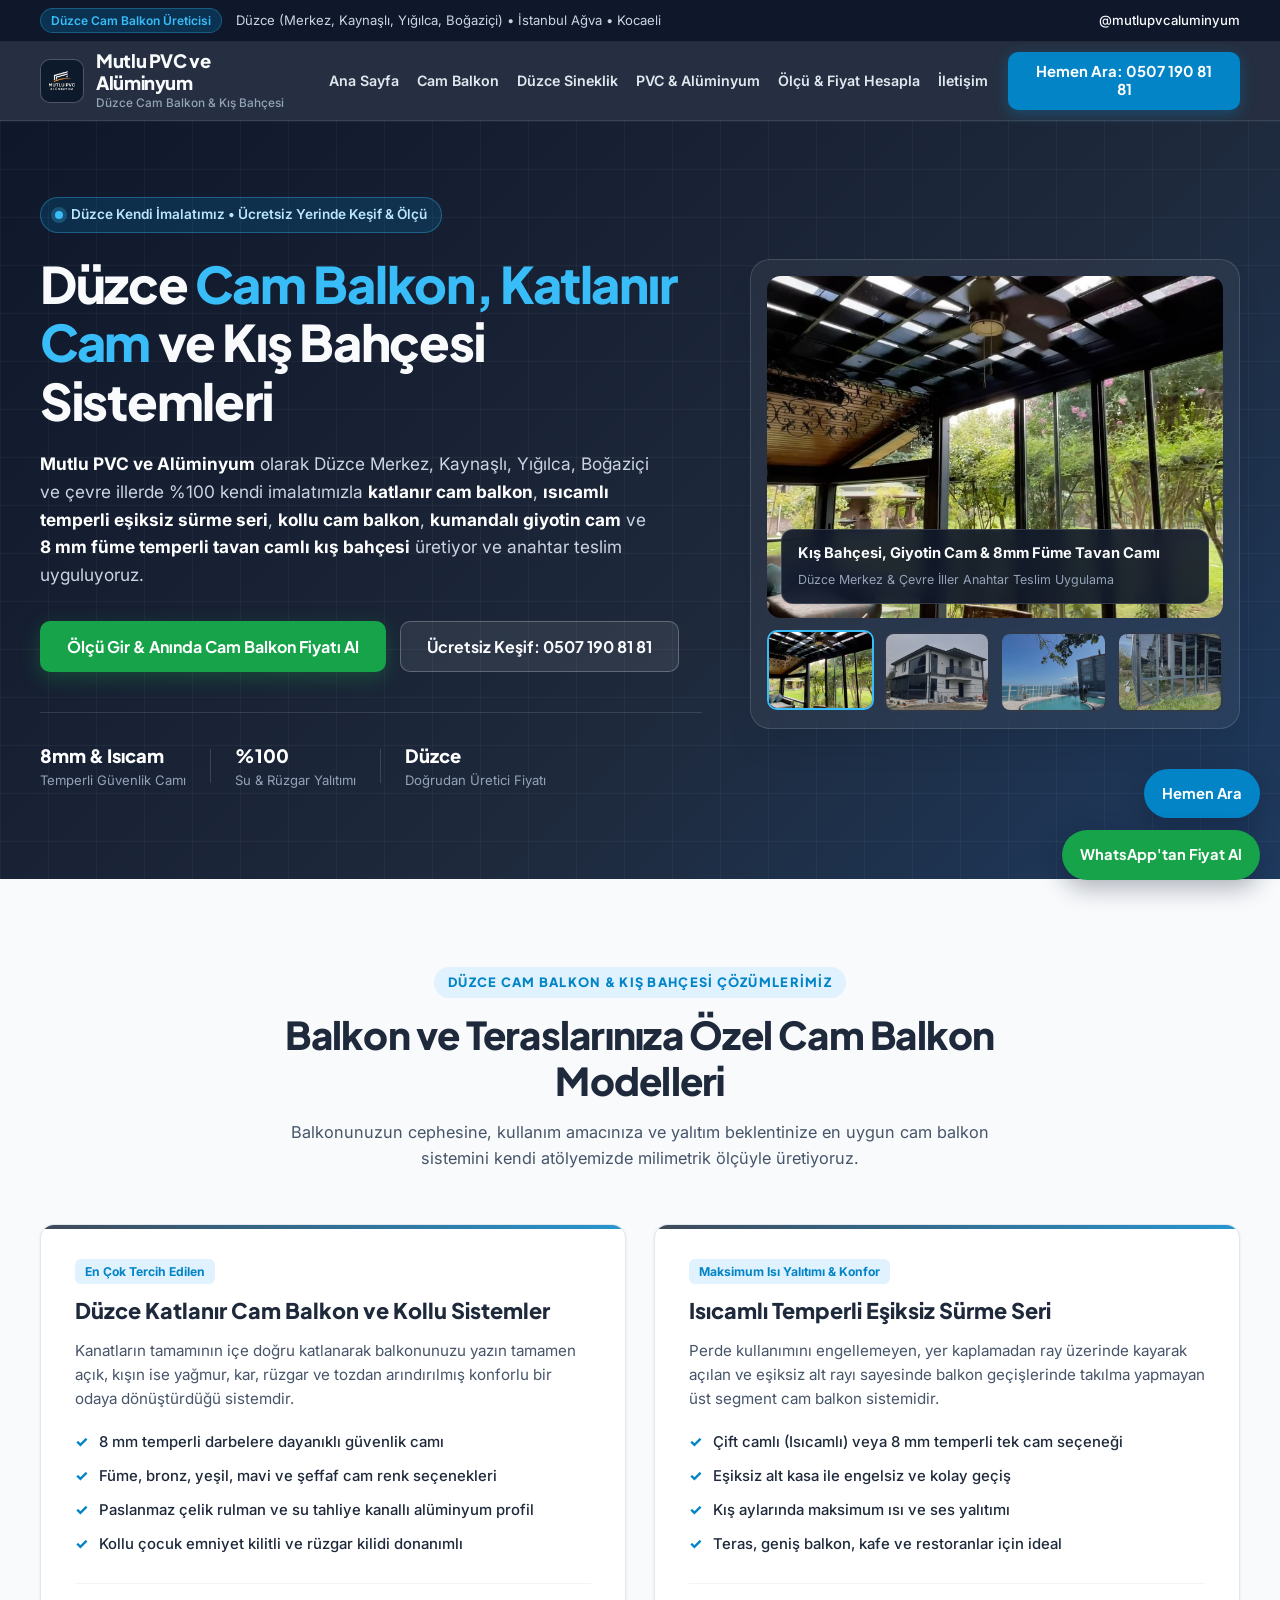
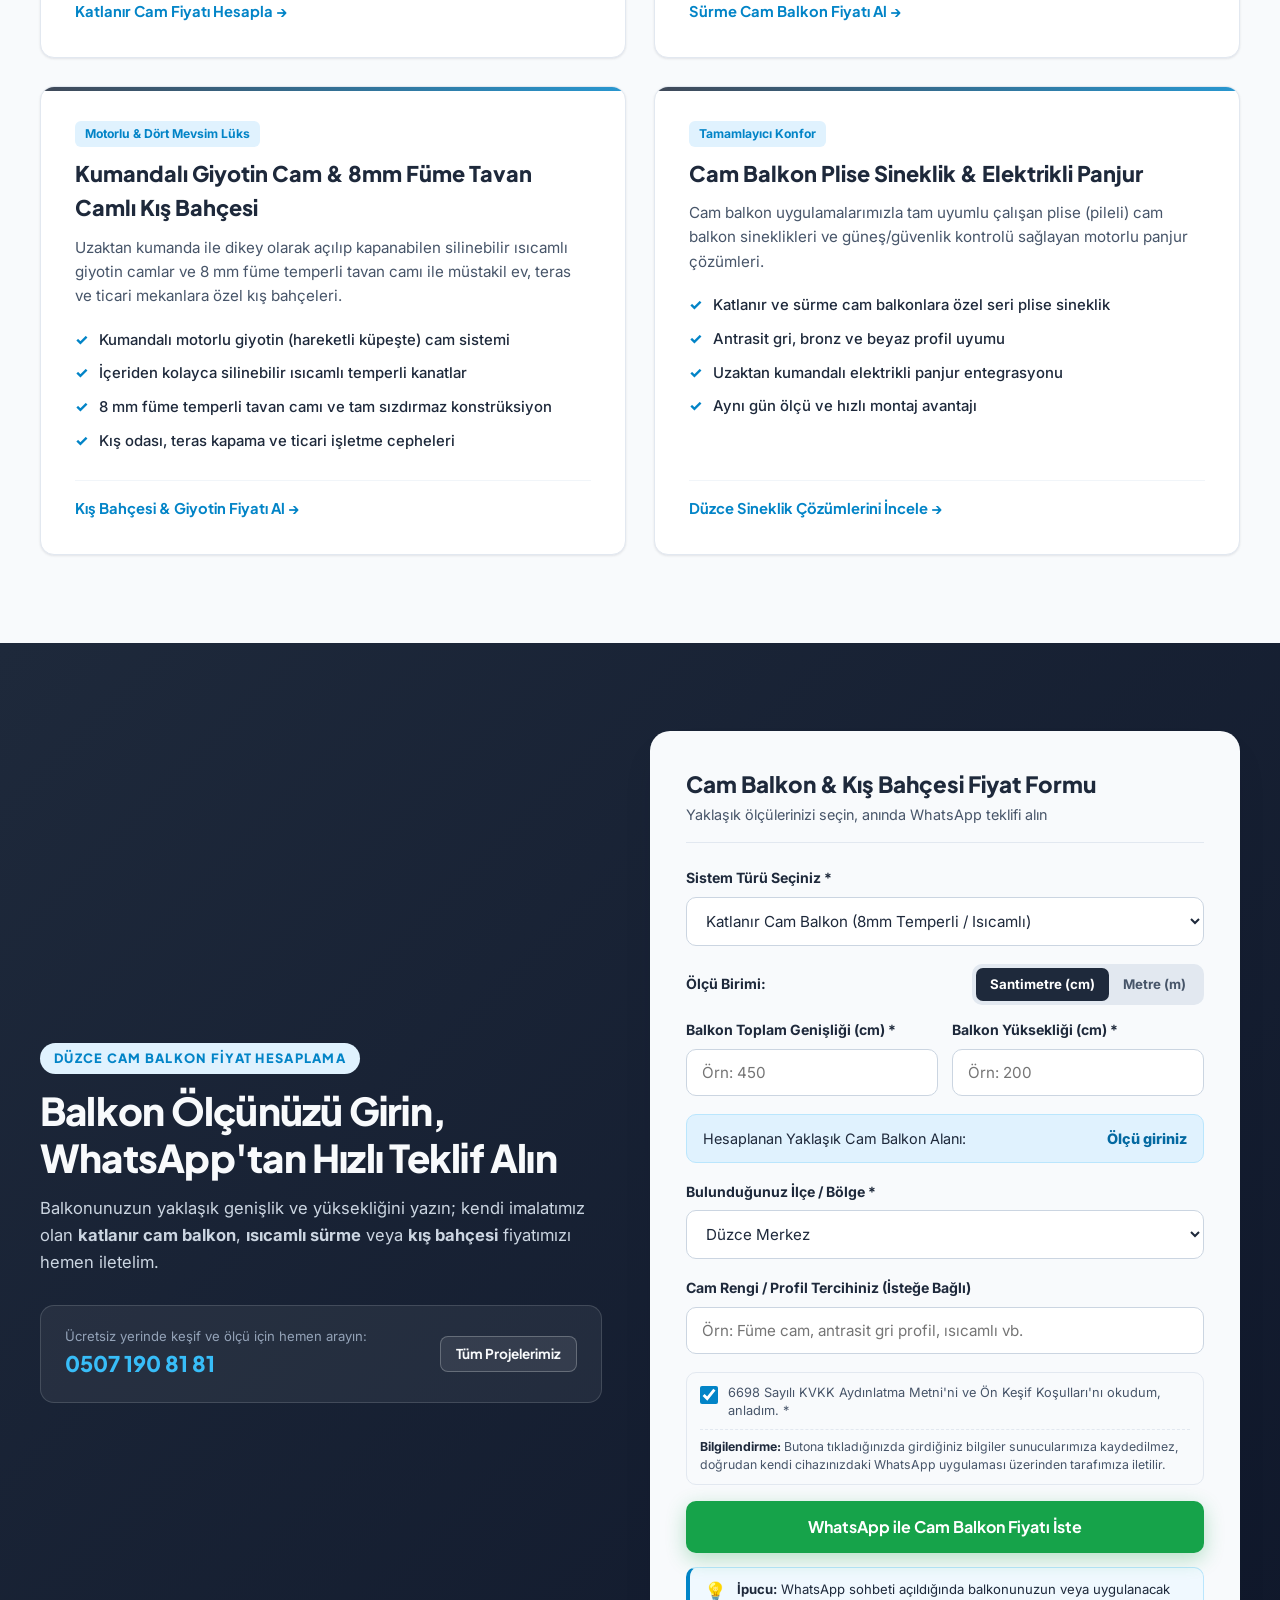
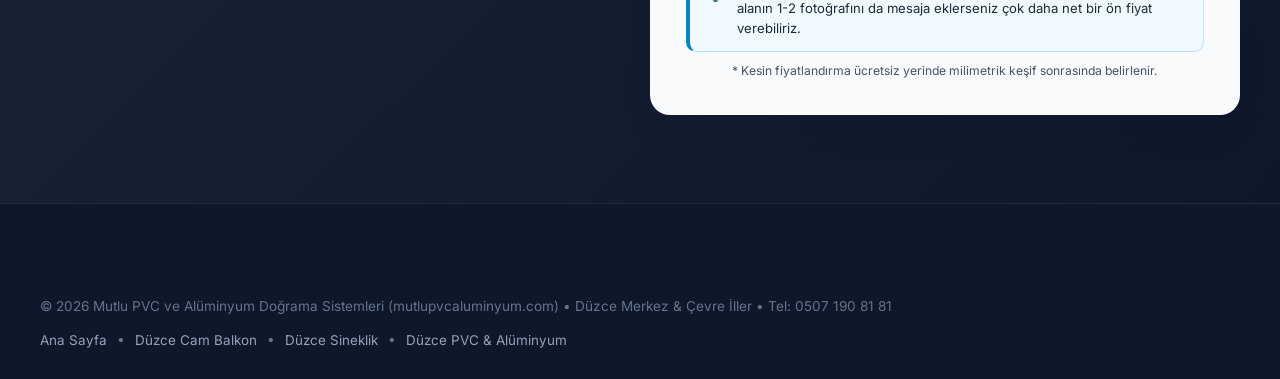
<file: duzce-cam-balkon.html>
<!DOCTYPE html>
<html lang="tr">
<head>
    <meta charset="UTF-8">
    <meta name="viewport" content="width=device-width, initial-scale=1.0, viewport-fit=cover">
    <title>Düzce Cam Balkon & Katlanır Cam | Isıcamlı Sürme, Giyotin Cam & Kış Bahçesi - Mutlu PVC Alüminyum</title>
    <meta name="description" content="Düzce cam balkon ve katlanır cam imalatçısı Mutlu PVC ve Alüminyum: Katlanır cam balkon, ısıcamlı eşiksiz sürme seri, kollu cam balkon, kumandalı giyotin cam ve 8mm füme tavan camlı kış bahçesi. Ücretsiz keşif: 0507 190 81 81">
    <meta name="keywords" content="Düzce cam balkon, cam balkon Düzce, Düzce katlanır cam, katlanır cam balkon Düzce, ısıcamlı cam balkon Düzce, sürme cam balkon Düzce, Düzce kış bahçesi, giyotin cam Düzce, 8mm füme tavan camı, Mutlu PVC Alüminyum">
    <meta name="author" content="Mutlu PVC ve Alüminyum">
    <meta name="robots" content="index, follow, max-image-preview:large, max-snippet:-1, max-video-preview:-1">
    <meta name="geo.region" content="TR-81">
    <meta name="geo.placename" content="Düzce">
    <link rel="canonical" href="https://mutlupvcaluminyum.com/duzce-cam-balkon.html">
    <link rel="icon" type="image/x-icon" href="favicon.ico">
    <link rel="icon" type="image/png" sizes="32x32" href="images/favicon-32x32.png">
    <link rel="apple-touch-icon" sizes="180x180" href="images/apple-touch-icon.png">
    <meta name="theme-color" content="#1E293B">

    <!-- Open Graph -->
    <meta property="og:type" content="website">
    <meta property="og:locale" content="tr_TR">
    <meta property="og:site_name" content="Mutlu PVC ve Alüminyum">
    <meta property="og:url" content="https://mutlupvcaluminyum.com/duzce-cam-balkon.html">
    <meta property="og:title" content="Düzce Cam Balkon, Katlanır Cam & Kış Bahçesi Sistemleri | Mutlu PVC Alüminyum">
    <meta property="og:description" content="Kendi imalatımızla Düzce katlanır cam balkon, ısıcamlı eşiksiz sürme, kumandalı giyotin cam ve 8mm füme temperli tavan camı kış bahçesi uygulamaları. Tel: 0507 190 81 81">
    <meta property="og:image" content="https://mutlupvcaluminyum.com/images/kis-bahcesi-giyotin-cam.jpg">

    <link rel="preconnect" href="https://fonts.googleapis.com">
    <link rel="preconnect" href="https://fonts.gstatic.com" crossorigin>
    <link href="https://fonts.googleapis.com/css2?family=Inter:wght@400;500;600;700&family=Plus+Jakarta+Sans:wght@600;700;800&display=swap" rel="stylesheet">
    <link rel="stylesheet" href="css/style.css?v=2.4">

    <script type="application/ld+json">
    {
      "@context": "https://schema.org",
      "@graph": [
        {
          "@type": "Service",
          "@id": "https://mutlupvcaluminyum.com/duzce-cam-balkon.html#service",
          "name": "Düzce Cam Balkon, Katlanır Cam ve Kış Bahçesi Sistemleri",
          "serviceType": "Cam Balkon ve Kış Bahçesi İmalat & Montaj",
          "provider": {
            "@type": "HomeAndConstructionBusiness",
            "name": "Mutlu PVC ve Alüminyum",
            "telephone": "+905071908181",
            "url": "https://mutlupvcaluminyum.com/",
            "address": {
              "@type": "PostalAddress",
              "addressLocality": "Merkez",
              "addressRegion": "Düzce",
              "addressCountry": "TR"
            }
          },
          "areaServed": ["Düzce", "Kaynaşlı", "Yığılca", "Boğaziçi", "Aziziye", "Konuralp", "Akçakoca", "Ağva", "Kocaeli"],
          "description": "Düzce merkezli kendi imalatımızla katlanır cam balkon, ısıcamlı temperli eşiksiz sürme seri, kollu cam balkon, kumandalı giyotin cam ve 8 mm füme temperli tavan camı kış bahçesi uygulamaları."
        },
        {
          "@type": "BreadcrumbList",
          "itemListElement": [
            {
              "@type": "ListItem",
              "position": 1,
              "name": "Ana Sayfa",
              "item": "https://mutlupvcaluminyum.com/"
            },
            {
              "@type": "ListItem",
              "position": 2,
              "name": "Düzce Cam Balkon ve Katlanır Cam",
              "item": "https://mutlupvcaluminyum.com/duzce-cam-balkon.html"
            }
          ]
        },
        {
          "@type": "FAQPage",
          "mainEntity": [
            {
              "@type": "Question",
              "name": "Düzce cam balkon ve katlanır cam m2 fiyatları neye göre belirlenir?",
              "acceptedAnswer": {
                "@type": "Answer",
                "text": "Düzce cam balkon fiyatları; balkonun genişlik ve yükseklik ölçüsüne, tercih edilen cam tipine (8 mm temperli tek cam veya ısıcamlı cam balkon), alüminyum profil rengine (antrasit gri, bronz, beyaz) ve sistem çeşidine (katlanır, eşiksiz sürme veya motorlu giyotin) göre hesaplanır."
              }
            },
            {
              "@type": "Question",
              "name": "Isıcamlı cam balkon mu yoksa 8 mm tek camlı katlanır cam balkon mu tercih edilmeli?",
              "acceptedAnswer": {
                "@type": "Answer",
                "text": "Balkonunuzu kış aylarında da oda sıcaklığında kullanmak ve maksimum ısı/ses yalıtımı sağlamak istiyorsanız ısıcamlı temperli cam balkon serilerimizi; rüzgar, yağmur ve tozdan korunan ekonomik ve dört mevsim kullanışlı bir alan istiyorsanız 8 mm temperli katlanır veya sürme cam balkon sistemlerimizi öneriyoruz."
              }
            }
          ]
        }
      ]
    }
    </script>
</head>
<body>

    <div class="topbar">
        <div class="container topbar-inner">
            <div class="topbar-info">
                <span class="topbar-badge">Düzce Cam Balkon Üreticisi</span>
                <span class="topbar-location">Düzce (Merkez, Kaynaşlı, Yığılca, Boğaziçi) • İstanbul Ağva • Kocaeli</span>
            </div>
            <div class="topbar-links">
                <a href="https://www.instagram.com/mutlupvcaluminyum/" target="_blank" rel="noopener noreferrer" class="topbar-social">
                    @mutlupvcaluminyum
                </a>
            </div>
        </div>
    </div>

    <header class="navbar" id="navbar">
        <div class="container navbar-inner">
            <a href="index.html" class="brand" aria-label="Mutlu PVC ve Alüminyum Ana Sayfa">
                <div class="brand-mark">
                    <img src="images/logo.jpg" alt="Mutlu PVC ve Alüminyum Logo" class="brand-logo-img" onerror="this.style.display='none'">
                </div>
                <div class="brand-text">
                    <span class="brand-title">Mutlu PVC ve Alüminyum</span>
                    <span class="brand-subtitle">Düzce Cam Balkon &amp; Kış Bahçesi</span>
                </div>
            </a>

            <nav class="nav-menu" id="navMenu" aria-label="Ana Menü">
                <ul class="nav-list">
                    <li><a href="index.html" class="nav-link">Ana Sayfa</a></li>
                    <li><a href="duzce-cam-balkon.html" class="nav-link">Cam Balkon</a></li>
                    <li><a href="duzce-sineklik.html" class="nav-link">Düzce Sineklik</a></li>
                    <li><a href="duzce-pvc-aluminyum-dograma.html" class="nav-link">PVC &amp; Alüminyum</a></li>
                    <li><a href="#teklif-hesaplama" class="nav-link">Ölçü &amp; Fiyat Hesapla</a></li>
                    <li><a href="index.html#iletisim" class="nav-link">İletişim</a></li>
                </ul>
                <div class="nav-cta-mobile">
                    <a href="tel:+905071908181" class="btn btn-primary btn-block">Hemen Ara: 0507 190 81 81</a>
                    <a href="https://wa.me/905071908181?text=Merhaba%20Mutlu%20PVC%20ve%20Al%C3%BCminyum%2C%20cam%20balkon%20fiyat%20teklifi%20almak%20istiyorum." target="_blank" rel="noopener noreferrer" class="btn btn-whatsapp btn-block">WhatsApp'tan Cam Balkon Fiyatı Al</a>
                </div>
            </nav>

            <div class="navbar-actions">
                <a href="tel:+905071908181" class="btn btn-call" aria-label="Hemen Ara: 0507 190 81 81">
                    <span class="call-text-desktop">Hemen Ara: <strong>0507 190 81 81</strong></span>
                    <span class="call-text-mobile">Ara</span>
                </a>
                <button class="hamburger" id="hamburgerBtn" aria-label="Menüyü Aç/Kapat" aria-expanded="false">
                    <span></span><span></span><span></span>
                </button>
            </div>
        </div>
    </header>

    <main>
        <section class="hero">
            <div class="hero-bg-pattern"></div>
            <div class="container hero-grid">
                <div class="hero-content">
                    <div class="hero-pill">
                        <span class="pill-dot"></span>
                        Düzce Kendi İmalatımız • Ücretsiz Yerinde Keşif &amp; Ölçü
                    </div>
                    <h1 class="hero-title">
                        Düzce <span class="text-highlight">Cam Balkon, Katlanır Cam</span> ve Kış Bahçesi Sistemleri
                    </h1>
                    <p class="hero-description">
                        <strong>Mutlu PVC ve Alüminyum</strong> olarak Düzce Merkez, Kaynaşlı, Yığılca, Boğaziçi ve çevre illerde %100 kendi imalatımızla <strong>katlanır cam balkon</strong>, <strong>ısıcamlı temperli eşiksiz sürme seri</strong>, <strong>kollu cam balkon</strong>, <strong>kumandalı giyotin cam</strong> ve <strong>8 mm füme temperli tavan camlı kış bahçesi</strong> üretiyor ve anahtar teslim uyguluyoruz.
                    </p>

                    <div class="hero-buttons">
                        <a href="#teklif-hesaplama" class="btn btn-whatsapp btn-lg">
                            Ölçü Gir &amp; Anında Cam Balkon Fiyatı Al
                        </a>
                        <a href="tel:+905071908181" class="btn btn-outline-light btn-lg">
                            Ücretsiz Keşif: 0507 190 81 81
                        </a>
                    </div>

                    <div class="hero-metrics">
                        <div class="metric-item">
                            <span class="metric-number">8mm &amp; Isıcam</span>
                            <span class="metric-label">Temperli Güvenlik Camı</span>
                        </div>
                        <div class="metric-divider"></div>
                        <div class="metric-item">
                            <span class="metric-number">%100</span>
                            <span class="metric-label">Su &amp; Rüzgar Yalıtımı</span>
                        </div>
                        <div class="metric-divider"></div>
                        <div class="metric-item">
                            <span class="metric-number">Düzce</span>
                            <span class="metric-label">Doğrudan Üretici Fiyatı</span>
                        </div>
                    </div>
                </div>

                <div class="hero-visual">
                    <div class="hero-card-showcase">
                        <div class="showcase-image-wrapper">
                            <img src="images/kis-bahcesi-giyotin-cam.jpg" id="heroMainImg" alt="Düzce Cam Balkon, Giyotin Cam ve Kış Bahçesi Uygulaması - Mutlu PVC Alüminyum" class="showcase-img">
                            <div class="showcase-overlay-badge">
                                <div>
                                    <strong id="heroBadgeTitle">Kış Bahçesi, Giyotin Cam &amp; 8mm Füme Tavan Camı</strong>
                                    <span id="heroBadgeSub">Düzce Merkez &amp; Çevre İller Anahtar Teslim Uygulama</span>
                                </div>
                            </div>
                        </div>
                        <div class="hero-thumbs" aria-label="Cam Balkon Örnek Görselleri">
                            <button type="button" class="hero-thumb active" data-img="images/kis-bahcesi-giyotin-cam.jpg" data-title="Kış Bahçesi, Giyotin Cam & 8mm Füme Tavan Camı" data-sub="Silinebilir Isıcamlı Kumandalı Giyotin Sistem">
                                <img src="images/kis-bahcesi-giyotin-cam.jpg" alt="Düzce Kış Bahçesi ve Giyotin Cam">
                            </button>
                            <button type="button" class="hero-thumb" data-img="images/bahadir-bey-1.jpg" data-title="Düzce Katlanır Cam Balkon Uygulaması" data-sub="Tam Sızdırmaz Antrasit Gri & Temperli Cam">
                                <img src="images/bahadir-bey-1.jpg" alt="Düzce Katlanır Cam Balkon">
                            </button>
                            <button type="button" class="hero-thumb" data-img="images/kirazli-toki-denizkent.jpg" data-title="Kirazlı TOKİ & Denizkent Sitesi Cam Balkon" data-sub="Eşiksiz Sürme Seri & Katlanır Cam Balkon">
                                <img src="images/kirazli-toki-denizkent.jpg" alt="Düzce Sürme Cam Balkon">
                            </button>
                            <button type="button" class="hero-thumb" data-img="images/agva-capella-otel.jpg" data-title="Ağva Capella Otel Kış Odası" data-sub="Ticari ve Konut Kış Bahçesi Sistemleri">
                                <img src="images/agva-capella-otel.jpg" alt="Kış Odası ve Cam Balkon">
                            </button>
                        </div>
                    </div>
                </div>
            </div>
        </section>

        <!-- Cam Balkon Sistem Çeşitlerimiz -->
        <section class="section services-section" id="cam-balkon-modelleri">
            <div class="container">
                <div class="section-header">
                    <span class="section-eyebrow">DÜZCE CAM BALKON &amp; KIŞ BAHÇESİ ÇÖZÜMLERİMİZ</span>
                    <h2 class="section-title">Balkon ve Teraslarınıza Özel Cam Balkon Modelleri</h2>
                    <p class="section-desc">
                        Balkonunuzun cephesine, kullanım amacınıza ve yalıtım beklentinize en uygun cam balkon sistemini kendi atölyemizde milimetrik ölçüyle üretiyoruz.
                    </p>
                </div>

                <div class="services-grid">
                    <article class="service-card">
                        <span class="service-tag">En Çok Tercih Edilen</span>
                        <h3 class="service-title">Düzce Katlanır Cam Balkon ve Kollu Sistemler</h3>
                        <p class="service-summary">
                            Kanatların tamamının içe doğru katlanarak balkonunuzu yazın tamamen açık, kışın ise yağmur, kar, rüzgar ve tozdan arındırılmış konforlu bir odaya dönüştürdüğü sistemdir.
                        </p>
                        <ul class="service-features">
                            <li>8 mm temperli darbelere dayanıklı güvenlik camı</li>
                            <li>Füme, bronz, yeşil, mavi ve şeffaf cam renk seçenekleri</li>
                            <li>Paslanmaz çelik rulman ve su tahliye kanallı alüminyum profil</li>
                            <li>Kollu çocuk emniyet kilitli ve rüzgar kilidi donanımlı</li>
                        </ul>
                        <a href="#teklif-hesaplama" class="service-cta" data-service="Cam Balkon">Katlanır Cam Fiyatı Hesapla &rarr;</a>
                    </article>

                    <article class="service-card">
                        <span class="service-tag">Maksimum Isı Yalıtımı &amp; Konfor</span>
                        <h3 class="service-title">Isıcamlı Temperli Eşiksiz Sürme Seri</h3>
                        <p class="service-summary">
                            Perde kullanımını engellemeyen, yer kaplamadan ray üzerinde kayarak açılan ve eşiksiz alt rayı sayesinde balkon geçişlerinde takılma yapmayan üst segment cam balkon sistemidir.
                        </p>
                        <ul class="service-features">
                            <li>Çift camlı (Isıcamlı) veya 8 mm temperli tek cam seçeneği</li>
                            <li>Eşiksiz alt kasa ile engelsiz ve kolay geçiş</li>
                            <li>Kış aylarında maksimum ısı ve ses yalıtımı</li>
                            <li>Teras, geniş balkon, kafe ve restoranlar için ideal</li>
                        </ul>
                        <a href="#teklif-hesaplama" class="service-cta" data-service="Cam Balkon">Sürme Cam Balkon Fiyatı Al &rarr;</a>
                    </article>

                    <article class="service-card">
                        <span class="service-tag">Motorlu &amp; Dört Mevsim Lüks</span>
                        <h3 class="service-title">Kumandalı Giyotin Cam &amp; 8mm Füme Tavan Camlı Kış Bahçesi</h3>
                        <p class="service-summary">
                            Uzaktan kumanda ile dikey olarak açılıp kapanabilen silinebilir ısıcamlı giyotin camlar ve 8 mm füme temperli tavan camı ile müstakil ev, teras ve ticari mekanlara özel kış bahçeleri.
                        </p>
                        <ul class="service-features">
                            <li>Kumandalı motorlu giyotin (hareketli küpeşte) cam sistemi</li>
                            <li>İçeriden kolayca silinebilir ısıcamlı temperli kanatlar</li>
                            <li>8 mm füme temperli tavan camı ve tam sızdırmaz konstrüksiyon</li>
                            <li>Kış odası, teras kapama ve ticari işletme cepheleri</li>
                        </ul>
                        <a href="#teklif-hesaplama" class="service-cta" data-service="Kış Bahçesi">Kış Bahçesi &amp; Giyotin Fiyatı Al &rarr;</a>
                    </article>

                    <article class="service-card">
                        <span class="service-tag">Tamamlayıcı Konfor</span>
                        <h3 class="service-title">Cam Balkon Plise Sineklik &amp; Elektrikli Panjur</h3>
                        <p class="service-summary">
                            Cam balkon uygulamalarımızla tam uyumlu çalışan plise (pileli) cam balkon sineklikleri ve güneş/güvenlik kontrolü sağlayan motorlu panjur çözümleri.
                        </p>
                        <ul class="service-features">
                            <li>Katlanır ve sürme cam balkonlara özel seri plise sineklik</li>
                            <li>Antrasit gri, bronz ve beyaz profil uyumu</li>
                            <li>Uzaktan kumandalı elektrikli panjur entegrasyonu</li>
                            <li>Aynı gün ölçü ve hızlı montaj avantajı</li>
                        </ul>
                        <a href="duzce-sineklik.html" class="service-cta">Düzce Sineklik Çözümlerini İncele &rarr;</a>
                    </article>
                </div>
            </div>
        </section>

        <!-- Ölçü ve Teklif Hesaplama Formu -->
        <section class="section quote-section" id="teklif-hesaplama">
            <div class="container">
                <div class="quote-wrapper">
                    <div class="quote-info">
                        <span class="section-eyebrow">DÜZCE CAM BALKON FİYAT HESAPLAMA</span>
                        <h2 class="section-title text-light">Balkon Ölçünüzü Girin, WhatsApp'tan Hızlı Teklif Alın</h2>
                        <p class="quote-lead">
                            Balkonunuzun yaklaşık genişlik ve yüksekliğini yazın; kendi imalatımız olan <strong>katlanır cam balkon</strong>, <strong>ısıcamlı sürme</strong> veya <strong>kış bahçesi</strong> fiyatımızı hemen iletelim.
                        </p>
                        <div class="direct-contact-card">
                            <div>
                                <span>Ücretsiz yerinde keşif ve ölçü için hemen arayın:</span>
                                <a href="tel:+905071908181" class="direct-phone">0507 190 81 81</a>
                            </div>
                            <a href="index.html#projelerimiz" class="btn btn-outline-light btn-sm">Tüm Projelerimiz</a>
                        </div>
                    </div>

                    <div class="quote-form-card">
                        <form id="whatsappQuoteForm" class="quote-form">
                            <div class="form-header">
                                <h3>Cam Balkon &amp; Kış Bahçesi Fiyat Formu</h3>
                                <p>Yaklaşık ölçülerinizi seçin, anında WhatsApp teklifi alın</p>
                            </div>

                            <div class="form-group">
                                <label for="serviceType">Sistem Türü Seçiniz *</label>
                                <select id="serviceType" name="serviceType" required>
                                    <option value="Cam Balkon (Katlanır Cam)" selected>Katlanır Cam Balkon (8mm Temperli / Isıcamlı)</option>
                                    <option value="Eşiksiz Sürme Cam Balkon">Isıcamlı Temperli Eşiksiz Sürme Cam Balkon</option>
                                    <option value="Kış Bahçesi & 8mm Füme Tavan Camı">Kış Bahçesi &amp; 8mm Füme Tavan Camı</option>
                                    <option value="Kumandalı Giyotin Cam">Kumandalı Silinebilir Isıcamlı Giyotin Cam</option>
                                    <option value="Kollu Cam Balkon">Kollu Cam Balkon Sistemi</option>
                                </select>
                            </div>

                            <div class="form-row-unit">
                                <label>Ölçü Birimi:</label>
                                <div class="unit-toggle" role="radiogroup" aria-label="Ölçü Birimi">
                                    <label class="unit-option">
                                        <input type="radio" name="measureUnit" value="cm" checked>
                                        <span>Santimetre (cm)</span>
                                    </label>
                                    <label class="unit-option">
                                        <input type="radio" name="measureUnit" value="metre">
                                        <span>Metre (m)</span>
                                    </label>
                                </div>
                            </div>

                            <div class="form-grid-2">
                                <div class="form-group">
                                    <label for="widthInput">Balkon Toplam Genişliği (<span class="unit-label">cm</span>) *</label>
                                    <input type="number" id="widthInput" name="widthInput" inputmode="decimal" placeholder="Örn: 450" min="0.1" step="any" required>
                                </div>
                                <div class="form-group">
                                    <label for="heightInput">Balkon Yüksekliği (<span class="unit-label">cm</span>) *</label>
                                    <input type="number" id="heightInput" name="heightInput" inputmode="decimal" placeholder="Örn: 200" min="0.1" step="any" required>
                                </div>
                            </div>

                            <div class="area-preview" id="areaPreview">
                                <div class="area-preview-item">
                                    <span>Hesaplanan Yaklaşık Cam Balkon Alanı:</span>
                                    <strong id="calculatedArea">Ölçü giriniz</strong>
                                </div>
                            </div>

                            <div class="form-group">
                                <label for="locationSelect">Bulunduğunuz İlçe / Bölge *</label>
                                <select id="locationSelect" name="locationSelect" required>
                                    <option value="Düzce Merkez">Düzce Merkez</option>
                                    <option value="Aziziye / Konuralp">Düzce - Aziziye / Konuralp</option>
                                    <option value="Kaynaşlı">Düzce - Kaynaşlı</option>
                                    <option value="Yığılca">Düzce - Yığılca</option>
                                    <option value="Boğaziçi">Düzce - Boğaziçi</option>
                                    <option value="Gölyaka / Çilimli / Gümüşova">Düzce - Gölyaka / Çilimli / Gümüşova</option>
                                    <option value="Akçakoca / Cumayeri">Düzce - Akçakoca / Cumayeri</option>
                                    <option value="İstanbul Ağva">İstanbul - Ağva</option>
                                    <option value="Kocaeli">Kocaeli ve Çevresi</option>
                                </select>
                            </div>

                            <div class="form-group">
                                <label for="extraNote">Cam Rengi / Profil Tercihiniz (İsteğe Bağlı)</label>
                                <input type="text" id="extraNote" name="extraNote" maxlength="180" placeholder="Örn: Füme cam, antrasit gri profil, ısıcamlı vb.">
                            </div>

                            <div class="hp-trap" aria-hidden="true">
                                <label for="quoteWebsiteHp">Web Siteniz</label>
                                <input type="text" id="quoteWebsiteHp" name="quoteWebsiteHp" tabindex="-1" autocomplete="off">
                            </div>

                            <div class="form-legal-consent">
                                <label class="checkbox-label">
                                    <input type="checkbox" required checked>
                                    <span>6698 Sayılı KVKK Aydınlatma Metni'ni ve Ön Keşif Koşulları'nı okudum, anladım. *</span>
                                </label>
                                <p class="kvkk-whatsapp-notice">
                                    <strong>Bilgilendirme:</strong> Butona tıkladığınızda girdiğiniz bilgiler sunucularımıza kaydedilmez, doğrudan kendi cihazınızdaki WhatsApp uygulaması üzerinden tarafımıza iletilir.
                                </p>
                            </div>

                            <button type="submit" id="quoteSubmitBtn" class="btn btn-whatsapp btn-block btn-lg">
                                <span class="submit-btn-text">WhatsApp ile Cam Balkon Fiyatı İste</span>
                            </button>

                            <div class="whatsapp-photo-tip" role="note">
                                <span class="tip-icon" aria-hidden="true">💡</span>
                                <p><strong>İpucu:</strong> WhatsApp sohbeti açıldığında balkonunuzun veya uygulanacak alanın 1-2 fotoğrafını da mesaja eklerseniz çok daha net bir ön fiyat verebiliriz.</p>
                            </div>

                            <p class="form-legal-footnote">* Kesin fiyatlandırma ücretsiz yerinde milimetrik keşif sonrasında belirlenir.</p>
                        </form>
                    </div>
                </div>
            </div>
        </section>
    </main>

    <footer class="footer">
        <div class="container">
            <div class="footer-bottom">
                <p>&copy; <span id="currentYear">2026</span> Mutlu PVC ve Alüminyum Doğrama Sistemleri (mutlupvcaluminyum.com) • Düzce Merkez &amp; Çevre İller • Tel: 0507 190 81 81</p>
                <div class="footer-bottom-links">
                    <a href="index.html" class="footer-bottom-btn">Ana Sayfa</a>
                    <span>•</span>
                    <a href="duzce-cam-balkon.html" class="footer-bottom-btn">Düzce Cam Balkon</a>
                    <span>•</span>
                    <a href="duzce-sineklik.html" class="footer-bottom-btn">Düzce Sineklik</a>
                    <span>•</span>
                    <a href="duzce-pvc-aluminyum-dograma.html" class="footer-bottom-btn">Düzce PVC &amp; Alüminyum</a>
                </div>
            </div>
        </div>
    </footer>

    <div class="floating-actions" aria-label="Hızlı İletişim Butonları">
        <a href="tel:+905071908181" class="fab-btn fab-phone">
            <span class="fab-label-desktop">Hemen Ara</span>
            <span class="fab-label-mobile">Hemen Ara: 0507 190 81 81</span>
        </a>
        <a href="https://wa.me/905071908181?text=Merhaba%20Mutlu%20PVC%20ve%20Al%C3%BCminyum%2C%20cam%20balkon%20fiyat%20teklifi%20almak%20istiyorum." target="_blank" rel="noopener noreferrer" class="fab-btn fab-whatsapp">
            <span class="fab-label">WhatsApp'tan Fiyat Al</span>
        </a>
    </div>

    <script src="js/main.js?v=2.4"></script>
</body>
</html>
</file>
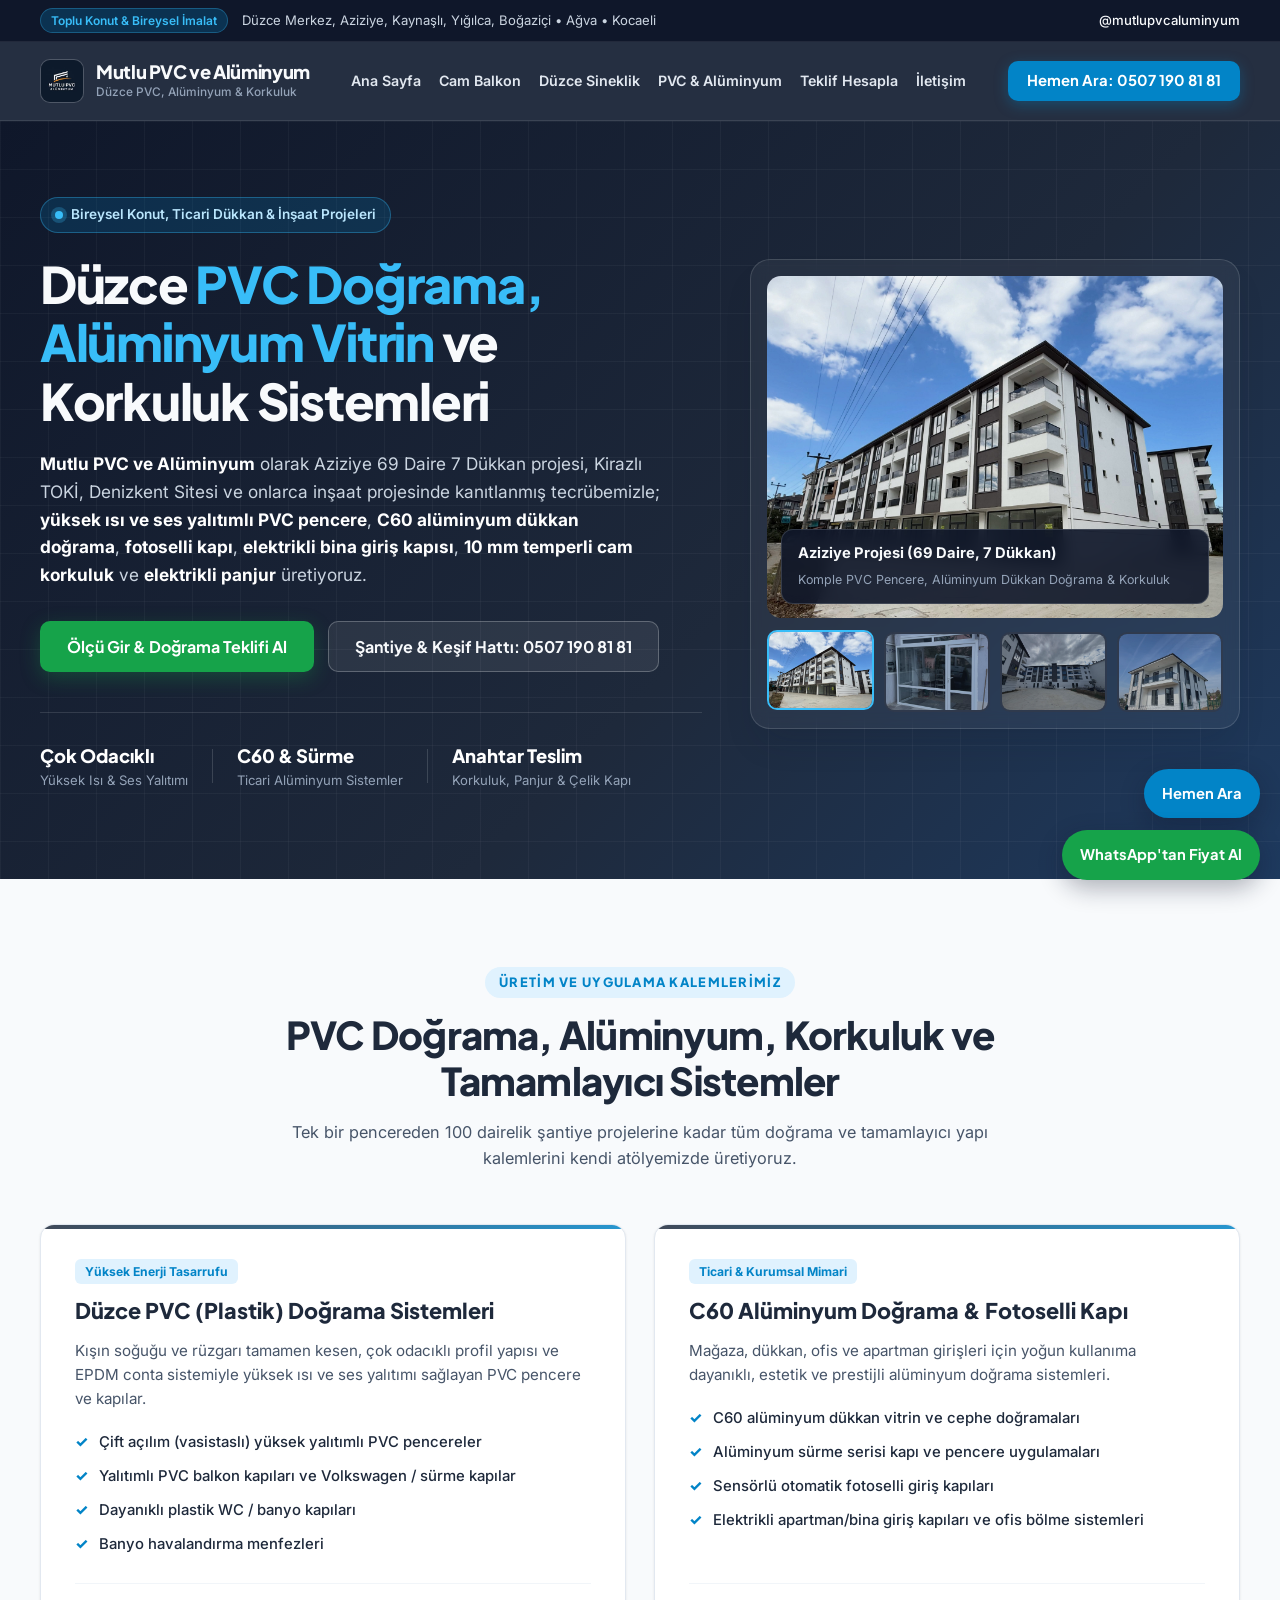
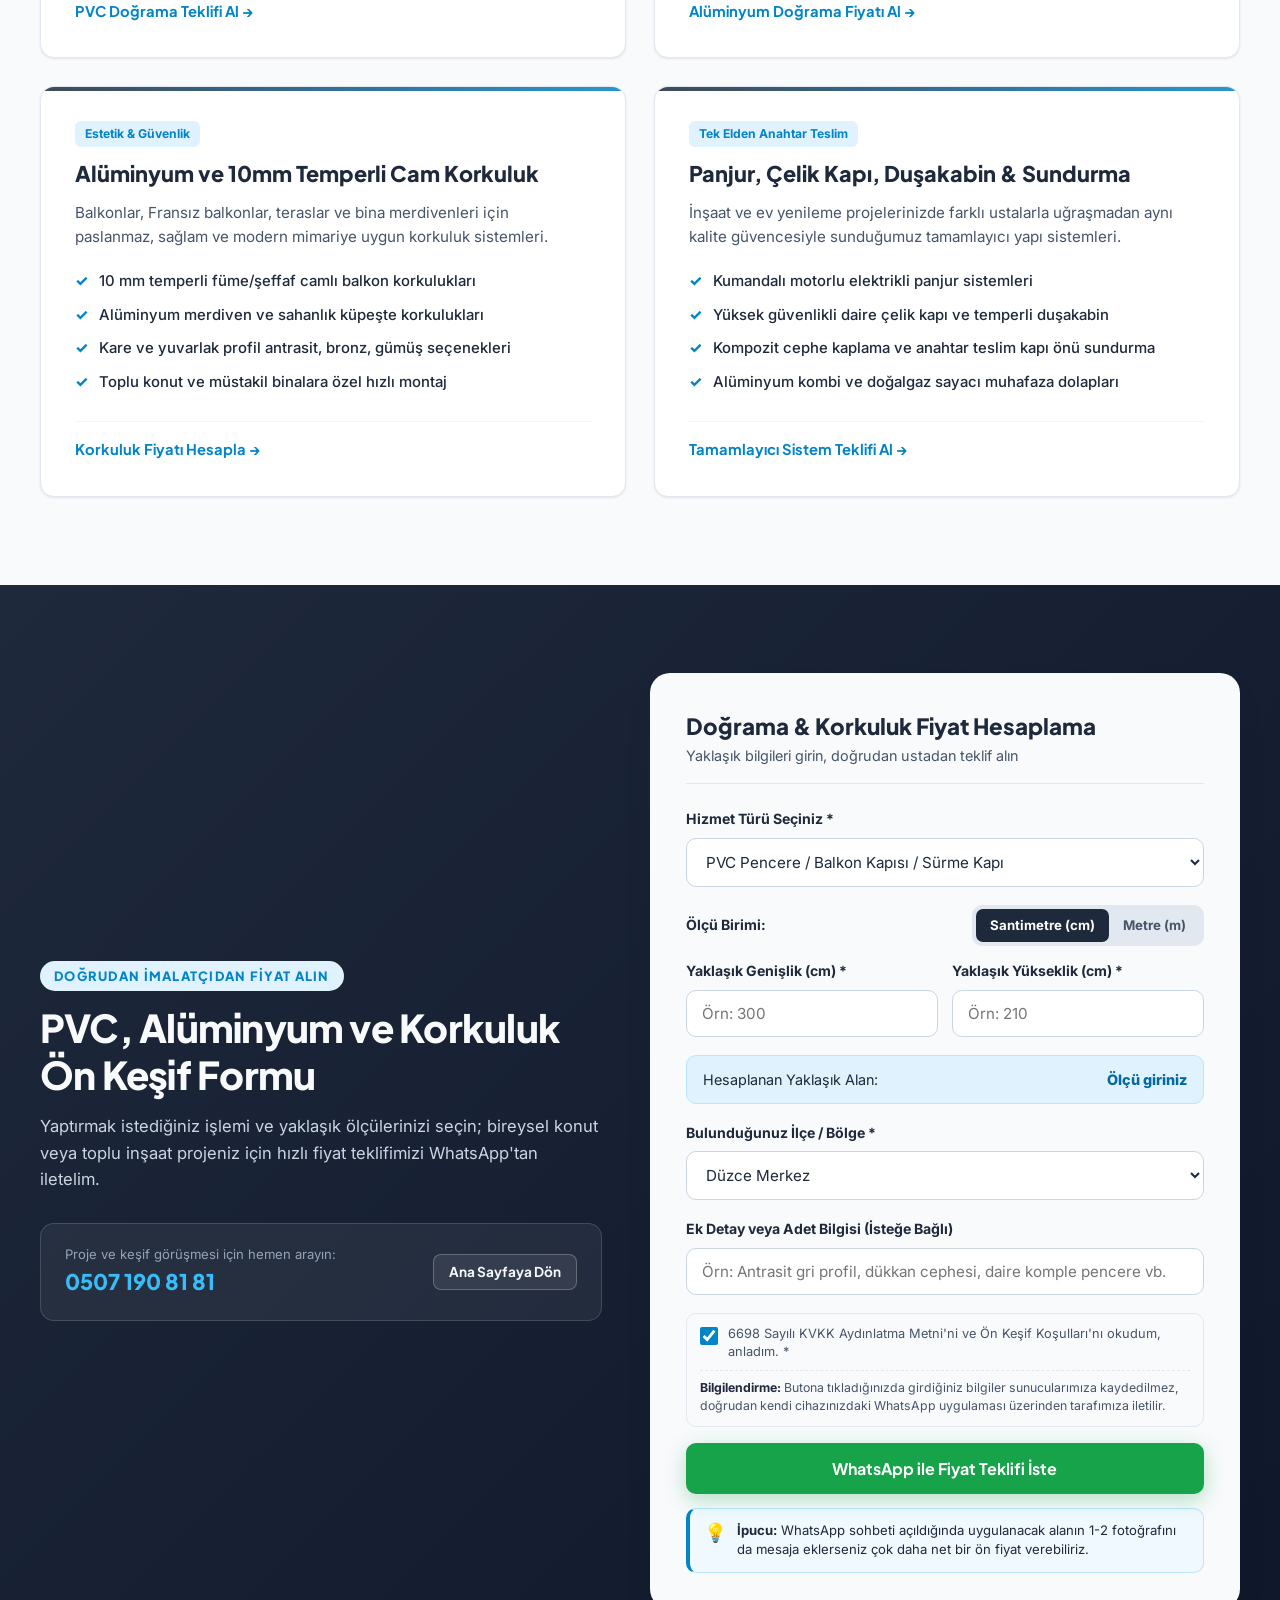
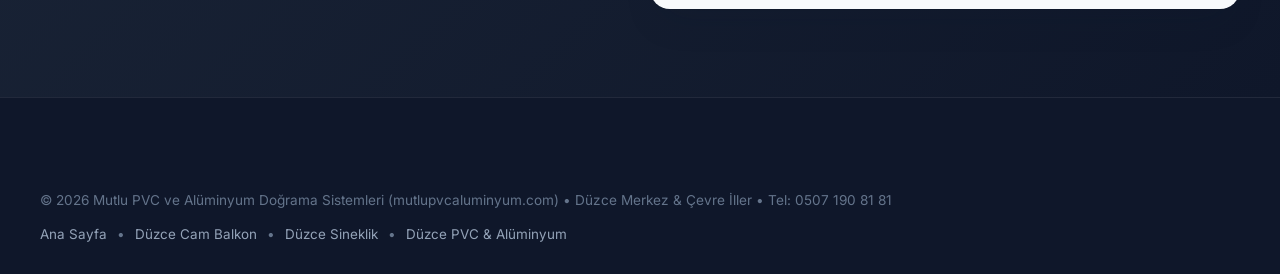
<file: duzce-pvc-aluminyum-dograma.html>
<!DOCTYPE html>
<html lang="tr">
<head>
    <meta charset="UTF-8">
    <meta name="viewport" content="width=device-width, initial-scale=1.0, viewport-fit=cover">
    <title>Düzce PVC Doğrama & Alüminyum Doğrama | Korkuluk, Fotoselli Kapı & Panjur - Mutlu PVC Alüminyum</title>
    <meta name="description" content="Düzce PVC doğrama ve alüminyum doğrama üreticisi Mutlu PVC ve Alüminyum: Pimapen pencere, C60 dükkan vitrin doğrama, fotoselli kapı, elektrikli bina giriş kapısı, 10mm temperli cam korkuluk ve elektrikli panjur. Tel: 0507 190 81 81">
    <meta name="keywords" content="Düzce PVC doğrama, Düzce alüminyum doğrama, Düzce pimapen pencere, C60 alüminyum vitrin Düzce, fotoselli kapı Düzce, elektrikli bina giriş kapısı, Düzce alüminyum korkuluk, temperli cam korkuluk Düzce, elektrikli panjur Düzce, Mutlu PVC Alüminyum">
    <meta name="author" content="Mutlu PVC ve Alüminyum">
    <meta name="robots" content="index, follow, max-image-preview:large, max-snippet:-1, max-video-preview:-1">
    <meta name="geo.region" content="TR-81">
    <meta name="geo.placename" content="Düzce">
    <link rel="canonical" href="https://mutlupvcaluminyum.com/duzce-pvc-aluminyum-dograma.html">
    <link rel="icon" type="image/x-icon" href="favicon.ico">
    <link rel="icon" type="image/png" sizes="32x32" href="images/favicon-32x32.png">
    <link rel="apple-touch-icon" sizes="180x180" href="images/apple-touch-icon.png">
    <meta name="theme-color" content="#1E293B">

    <!-- Open Graph -->
    <meta property="og:type" content="website">
    <meta property="og:locale" content="tr_TR">
    <meta property="og:site_name" content="Mutlu PVC ve Alüminyum">
    <meta property="og:url" content="https://mutlupvcaluminyum.com/duzce-pvc-aluminyum-dograma.html">
    <meta property="og:title" content="Düzce PVC Doğrama, Alüminyum Vitrin & Korkuluk Sistemleri | Mutlu PVC Alüminyum">
    <meta property="og:description" content="Düzce ve çevre illerde yüksek yalıtımlı PVC pencere, C60 alüminyum dükkan doğrama, fotoselli kapı, 10mm temperli cam korkuluk ve elektrikli panjur imalatı. Tel: 0507 190 81 81">
    <meta property="og:image" content="https://mutlupvcaluminyum.com/images/aziziye-projesi.jpg">

    <link rel="preconnect" href="https://fonts.googleapis.com">
    <link rel="preconnect" href="https://fonts.gstatic.com" crossorigin>
    <link href="https://fonts.googleapis.com/css2?family=Inter:wght@400;500;600;700&family=Plus+Jakarta+Sans:wght@600;700;800&display=swap" rel="stylesheet">
    <link rel="stylesheet" href="css/style.css?v=2.4">

    <script type="application/ld+json">
    {
      "@context": "https://schema.org",
      "@graph": [
        {
          "@type": "Service",
          "@id": "https://mutlupvcaluminyum.com/duzce-pvc-aluminyum-dograma.html#service",
          "name": "Düzce PVC Doğrama, Alüminyum Doğrama ve Korkuluk Sistemleri",
          "serviceType": "PVC Doğrama, Alüminyum Doğrama ve Korkuluk İmalatı",
          "provider": {
            "@type": "HomeAndConstructionBusiness",
            "name": "Mutlu PVC ve Alüminyum",
            "telephone": "+905071908181",
            "url": "https://mutlupvcaluminyum.com/",
            "address": {
              "@type": "PostalAddress",
              "addressLocality": "Merkez",
              "addressRegion": "Düzce",
              "addressCountry": "TR"
            }
          },
          "areaServed": ["Düzce", "Kaynaşlı", "Yığılca", "Boğaziçi", "Aziziye", "Konuralp", "İstanbul Ağva", "Kocaeli"],
          "description": "Düzce PVC pencere ve sürme kapı sistemleri, C60 alüminyum dükkan doğrama, fotoselli kapı, elektrikli bina giriş kapısı, alüminyum ve 10 mm temperli cam korkuluk, çelik kapı, duşakabin ve elektrikli panjur imalatı."
        },
        {
          "@type": "BreadcrumbList",
          "itemListElement": [
            {
              "@type": "ListItem",
              "position": 1,
              "name": "Ana Sayfa",
              "item": "https://mutlupvcaluminyum.com/"
            },
            {
              "@type": "ListItem",
              "position": 2,
              "name": "Düzce PVC ve Alüminyum Doğrama",
              "item": "https://mutlupvcaluminyum.com/duzce-pvc-aluminyum-dograma.html"
            }
          ]
        }
      ]
    }
    </script>
</head>
<body>

    <div class="topbar">
        <div class="container topbar-inner">
            <div class="topbar-info">
                <span class="topbar-badge">Toplu Konut &amp; Bireysel İmalat</span>
                <span class="topbar-location">Düzce Merkez, Aziziye, Kaynaşlı, Yığılca, Boğaziçi • Ağva • Kocaeli</span>
            </div>
            <div class="topbar-links">
                <a href="https://www.instagram.com/mutlupvcaluminyum/" target="_blank" rel="noopener noreferrer" class="topbar-social">
                    @mutlupvcaluminyum
                </a>
            </div>
        </div>
    </div>

    <header class="navbar" id="navbar">
        <div class="container navbar-inner">
            <a href="index.html" class="brand" aria-label="Mutlu PVC ve Alüminyum Ana Sayfa">
                <div class="brand-mark">
                    <img src="images/logo.jpg" alt="Mutlu PVC ve Alüminyum Logo" class="brand-logo-img" onerror="this.style.display='none'">
                </div>
                <div class="brand-text">
                    <span class="brand-title">Mutlu PVC ve Alüminyum</span>
                    <span class="brand-subtitle">Düzce PVC, Alüminyum &amp; Korkuluk</span>
                </div>
            </a>

            <nav class="nav-menu" id="navMenu" aria-label="Ana Menü">
                <ul class="nav-list">
                    <li><a href="index.html" class="nav-link">Ana Sayfa</a></li>
                    <li><a href="duzce-cam-balkon.html" class="nav-link">Cam Balkon</a></li>
                    <li><a href="duzce-sineklik.html" class="nav-link">Düzce Sineklik</a></li>
                    <li><a href="duzce-pvc-aluminyum-dograma.html" class="nav-link">PVC &amp; Alüminyum</a></li>
                    <li><a href="#teklif-hesaplama" class="nav-link">Teklif Hesapla</a></li>
                    <li><a href="index.html#iletisim" class="nav-link">İletişim</a></li>
                </ul>
                <div class="nav-cta-mobile">
                    <a href="tel:+905071908181" class="btn btn-primary btn-block">Hemen Ara: 0507 190 81 81</a>
                    <a href="https://wa.me/905071908181?text=Merhaba%20Mutlu%20PVC%20ve%20Al%C3%BCminyum%2C%20PVC%20ve%20al%C3%BCminyum%20do%C4%9Frama%20teklifi%20almak%20istiyorum." target="_blank" rel="noopener noreferrer" class="btn btn-whatsapp btn-block">WhatsApp'tan Hızlı Fiyat Al</a>
                </div>
            </nav>

            <div class="navbar-actions">
                <a href="tel:+905071908181" class="btn btn-call" aria-label="Hemen Ara: 0507 190 81 81">
                    <span class="call-text-desktop">Hemen Ara: <strong>0507 190 81 81</strong></span>
                    <span class="call-text-mobile">Ara</span>
                </a>
                <button class="hamburger" id="hamburgerBtn" aria-label="Menüyü Aç/Kapat" aria-expanded="false">
                    <span></span><span></span><span></span>
                </button>
            </div>
        </div>
    </header>

    <main>
        <section class="hero">
            <div class="hero-bg-pattern"></div>
            <div class="container hero-grid">
                <div class="hero-content">
                    <div class="hero-pill">
                        <span class="pill-dot"></span>
                        Bireysel Konut, Ticari Dükkan &amp; İnşaat Projeleri
                    </div>
                    <h1 class="hero-title">
                        Düzce <span class="text-highlight">PVC Doğrama, Alüminyum Vitrin</span> ve Korkuluk Sistemleri
                    </h1>
                    <p class="hero-description">
                        <strong>Mutlu PVC ve Alüminyum</strong> olarak Aziziye 69 Daire 7 Dükkan projesi, Kirazlı TOKİ, Denizkent Sitesi ve onlarca inşaat projesinde kanıtlanmış tecrübemizle; <strong>yüksek ısı ve ses yalıtımlı PVC pencere</strong>, <strong>C60 alüminyum dükkan doğrama</strong>, <strong>fotoselli kapı</strong>, <strong>elektrikli bina giriş kapısı</strong>, <strong>10 mm temperli cam korkuluk</strong> ve <strong>elektrikli panjur</strong> üretiyoruz.
                    </p>

                    <div class="hero-buttons">
                        <a href="#teklif-hesaplama" class="btn btn-whatsapp btn-lg">
                            Ölçü Gir &amp; Doğrama Teklifi Al
                        </a>
                        <a href="tel:+905071908181" class="btn btn-outline-light btn-lg">
                            Şantiye &amp; Keşif Hattı: 0507 190 81 81
                        </a>
                    </div>

                    <div class="hero-metrics">
                        <div class="metric-item">
                            <span class="metric-number">Çok Odacıklı</span>
                            <span class="metric-label">Yüksek Isı &amp; Ses Yalıtımı</span>
                        </div>
                        <div class="metric-divider"></div>
                        <div class="metric-item">
                            <span class="metric-number">C60 &amp; Sürme</span>
                            <span class="metric-label">Ticari Alüminyum Sistemler</span>
                        </div>
                        <div class="metric-divider"></div>
                        <div class="metric-item">
                            <span class="metric-number">Anahtar Teslim</span>
                            <span class="metric-label">Korkuluk, Panjur &amp; Çelik Kapı</span>
                        </div>
                    </div>
                </div>

                <div class="hero-visual">
                    <div class="hero-card-showcase">
                        <div class="showcase-image-wrapper">
                            <img src="images/aziziye-projesi.jpg" id="heroMainImg" alt="Düzce PVC Doğrama, Alüminyum Dükkan Vitrin ve Korkuluk - Mutlu PVC Alüminyum" class="showcase-img">
                            <div class="showcase-overlay-badge">
                                <div>
                                    <strong id="heroBadgeTitle">Aziziye Projesi (69 Daire, 7 Dükkan)</strong>
                                    <span id="heroBadgeSub">Komple PVC Pencere, Alüminyum Dükkan Doğrama &amp; Korkuluk</span>
                                </div>
                            </div>
                        </div>
                        <div class="hero-thumbs" aria-label="PVC ve Alüminyum Doğrama Görselleri">
                            <button type="button" class="hero-thumb active" data-img="images/aziziye-projesi.jpg" data-title="Aziziye Projesi (69 Daire, 7 Dükkan)" data-sub="Komple PVC Pencere, Alüminyum Dükkan Doğrama & Korkuluk">
                                <img src="images/aziziye-projesi.jpg" alt="Düzce PVC Pencere ve Toplu Konut Doğrama">
                            </button>
                            <button type="button" class="hero-thumb" data-img="images/kaynasli-ticari-1.jpg" data-title="C60 Alüminyum Dükkan & Mağaza Vitrini" data-sub="Kaynaşlı ve Yığılca Ticari Dükkan Yenilemeleri">
                                <img src="images/kaynasli-ticari-1.jpg" alt="Düzce C60 Alüminyum Dükkan Doğrama">
                            </button>
                            <button type="button" class="hero-thumb" data-img="images/aziziye-3.jpg" data-title="10mm Temperli Cam & Alüminyum Korkuluk" data-sub="Balkon ve Merdiven Korkuluk Sistemleri">
                                <img src="images/aziziye-3.jpg" alt="Düzce Temperli Cam ve Alüminyum Korkuluk">
                            </button>
                            <button type="button" class="hero-thumb" data-img="images/kocaeli-basiskele-giris.jpg" data-title="Elektrikli Alüminyum Bina Giriş Kapısı" data-sub="Apartman Girişi, Kombi ve Doğalgaz Sayaç Dolapları">
                                <img src="images/kocaeli-basiskele-giris.jpg" alt="Elektrikli Bina Giriş Kapısı">
                            </button>
                        </div>
                    </div>
                </div>
            </div>
        </section>

        <section class="section services-section">
            <div class="container">
                <div class="section-header">
                    <span class="section-eyebrow">ÜRETİM VE UYGULAMA KALEMLERİMİZ</span>
                    <h2 class="section-title">PVC Doğrama, Alüminyum, Korkuluk ve Tamamlayıcı Sistemler</h2>
                    <p class="section-desc">
                        Tek bir pencereden 100 dairelik şantiye projelerine kadar tüm doğrama ve tamamlayıcı yapı kalemlerini kendi atölyemizde üretiyoruz.
                    </p>
                </div>

                <div class="services-grid">
                    <article class="service-card">
                        <span class="service-tag">Yüksek Enerji Tasarrufu</span>
                        <h3 class="service-title">Düzce PVC (Plastik) Doğrama Sistemleri</h3>
                        <p class="service-summary">
                            Kışın soğuğu ve rüzgarı tamamen kesen, çok odacıklı profil yapısı ve EPDM conta sistemiyle yüksek ısı ve ses yalıtımı sağlayan PVC pencere ve kapılar.
                        </p>
                        <ul class="service-features">
                            <li>Çift açılım (vasistaslı) yüksek yalıtımlı PVC pencereler</li>
                            <li>Yalıtımlı PVC balkon kapıları ve Volkswagen / sürme kapılar</li>
                            <li>Dayanıklı plastik WC / banyo kapıları</li>
                            <li>Banyo havalandırma menfezleri</li>
                        </ul>
                        <a href="#teklif-hesaplama" class="service-cta" data-service="PVC Pencere/Kapı">PVC Doğrama Teklifi Al &rarr;</a>
                    </article>

                    <article class="service-card">
                        <span class="service-tag">Ticari &amp; Kurumsal Mimari</span>
                        <h3 class="service-title">C60 Alüminyum Doğrama &amp; Fotoselli Kapı</h3>
                        <p class="service-summary">
                            Mağaza, dükkan, ofis ve apartman girişleri için yoğun kullanıma dayanıklı, estetik ve prestijli alüminyum doğrama sistemleri.
                        </p>
                        <ul class="service-features">
                            <li>C60 alüminyum dükkan vitrin ve cephe doğramaları</li>
                            <li>Alüminyum sürme serisi kapı ve pencere uygulamaları</li>
                            <li>Sensörlü otomatik fotoselli giriş kapıları</li>
                            <li>Elektrikli apartman/bina giriş kapıları ve ofis bölme sistemleri</li>
                        </ul>
                        <a href="#teklif-hesaplama" class="service-cta" data-service="Alüminyum Doğrama">Alüminyum Doğrama Fiyatı Al &rarr;</a>
                    </article>

                    <article class="service-card">
                        <span class="service-tag">Estetik &amp; Güvenlik</span>
                        <h3 class="service-title">Alüminyum ve 10mm Temperli Cam Korkuluk</h3>
                        <p class="service-summary">
                            Balkonlar, Fransız balkonlar, teraslar ve bina merdivenleri için paslanmaz, sağlam ve modern mimariye uygun korkuluk sistemleri.
                        </p>
                        <ul class="service-features">
                            <li>10 mm temperli füme/şeffaf camlı balkon korkulukları</li>
                            <li>Alüminyum merdiven ve sahanlık küpeşte korkulukları</li>
                            <li>Kare ve yuvarlak profil antrasit, bronz, gümüş seçenekleri</li>
                            <li>Toplu konut ve müstakil binalara özel hızlı montaj</li>
                        </ul>
                        <a href="#teklif-hesaplama" class="service-cta" data-service="Korkuluk">Korkuluk Fiyatı Hesapla &rarr;</a>
                    </article>

                    <article class="service-card">
                        <span class="service-tag">Tek Elden Anahtar Teslim</span>
                        <h3 class="service-title">Panjur, Çelik Kapı, Duşakabin &amp; Sundurma</h3>
                        <p class="service-summary">
                            İnşaat ve ev yenileme projelerinizde farklı ustalarla uğraşmadan aynı kalite güvencesiyle sunduğumuz tamamlayıcı yapı sistemleri.
                        </p>
                        <ul class="service-features">
                            <li>Kumandalı motorlu elektrikli panjur sistemleri</li>
                            <li>Yüksek güvenlikli daire çelik kapı ve temperli duşakabin</li>
                            <li>Kompozit cephe kaplama ve anahtar teslim kapı önü sundurma</li>
                            <li>Alüminyum kombi ve doğalgaz sayacı muhafaza dolapları</li>
                        </ul>
                        <a href="#teklif-hesaplama" class="service-cta" data-service="Sineklik/Diğer">Tamamlayıcı Sistem Teklifi Al &rarr;</a>
                    </article>
                </div>
            </div>
        </section>

        <!-- Ölçü ve Teklif Formu -->
        <section class="section quote-section" id="teklif-hesaplama">
            <div class="container">
                <div class="quote-wrapper">
                    <div class="quote-info">
                        <span class="section-eyebrow">DOĞRUDAN İMALATÇIDAN FİYAT ALIN</span>
                        <h2 class="section-title text-light">PVC, Alüminyum ve Korkuluk Ön Keşif Formu</h2>
                        <p class="quote-lead">
                            Yaptırmak istediğiniz işlemi ve yaklaşık ölçülerinizi seçin; bireysel konut veya toplu inşaat projeniz için hızlı fiyat teklifimizi WhatsApp'tan iletelim.
                        </p>
                        <div class="direct-contact-card">
                            <div>
                                <span>Proje ve keşif görüşmesi için hemen arayın:</span>
                                <a href="tel:+905071908181" class="direct-phone">0507 190 81 81</a>
                            </div>
                            <a href="index.html" class="btn btn-outline-light btn-sm">Ana Sayfaya Dön</a>
                        </div>
                    </div>

                    <div class="quote-form-card">
                        <form id="whatsappQuoteForm" class="quote-form">
                            <div class="form-header">
                                <h3>Doğrama &amp; Korkuluk Fiyat Hesaplama</h3>
                                <p>Yaklaşık bilgileri girin, doğrudan ustadan teklif alın</p>
                            </div>

                            <div class="form-group">
                                <label for="serviceType">Hizmet Türü Seçiniz *</label>
                                <select id="serviceType" name="serviceType" required>
                                    <option value="PVC Pencere/Kapı" selected>PVC Pencere / Balkon Kapısı / Sürme Kapı</option>
                                    <option value="Alüminyum Doğrama">C60 Alüminyum Vitrin / Fotoselli Kapı / Bina Giriş Kapısı</option>
                                    <option value="Korkuluk">Alüminyum Korkuluk / 10mm Temperli Cam Korkuluk</option>
                                    <option value="Elektrikli Panjur">Kumandalı Elektrikli Panjur Sistemi</option>
                                    <option value="Çelik Kapı / Duşakabin / Kombi Dolabı">Çelik Kapı / Duşakabin / Sundurma / Kombi Dolabı</option>
                                    <option value="Toplu Konut / İnşaat Komple Doğrama">Toplu Konut / İnşaat Projesi Komple Doğrama</option>
                                </select>
                            </div>

                            <div class="form-row-unit">
                                <label>Ölçü Birimi:</label>
                                <div class="unit-toggle" role="radiogroup" aria-label="Ölçü Birimi">
                                    <label class="unit-option">
                                        <input type="radio" name="measureUnit" value="cm" checked>
                                        <span>Santimetre (cm)</span>
                                    </label>
                                    <label class="unit-option">
                                        <input type="radio" name="measureUnit" value="metre">
                                        <span>Metre (m)</span>
                                    </label>
                                </div>
                            </div>

                            <div class="form-grid-2">
                                <div class="form-group">
                                    <label for="widthInput">Yaklaşık Genişlik (<span class="unit-label">cm</span>) *</label>
                                    <input type="number" id="widthInput" name="widthInput" inputmode="decimal" placeholder="Örn: 300" min="0.1" step="any" required>
                                </div>
                                <div class="form-group">
                                    <label for="heightInput">Yaklaşık Yükseklik (<span class="unit-label">cm</span>) *</label>
                                    <input type="number" id="heightInput" name="heightInput" inputmode="decimal" placeholder="Örn: 210" min="0.1" step="any" required>
                                </div>
                            </div>

                            <div class="area-preview" id="areaPreview">
                                <div class="area-preview-item">
                                    <span>Hesaplanan Yaklaşık Alan:</span>
                                    <strong id="calculatedArea">Ölçü giriniz</strong>
                                </div>
                            </div>

                            <div class="form-group">
                                <label for="locationSelect">Bulunduğunuz İlçe / Bölge *</label>
                                <select id="locationSelect" name="locationSelect" required>
                                    <option value="Düzce Merkez">Düzce Merkez</option>
                                    <option value="Aziziye / Konuralp">Düzce - Aziziye / Konuralp</option>
                                    <option value="Kaynaşlı">Düzce - Kaynaşlı</option>
                                    <option value="Yığılca">Düzce - Yığılca</option>
                                    <option value="Boğaziçi">Düzce - Boğaziçi</option>
                                    <option value="Gölyaka / Çilimli / Gümüşova">Düzce - Gölyaka / Çilimli / Gümüşova</option>
                                    <option value="Akçakoca / Cumayeri">Düzce - Akçakoca / Cumayeri</option>
                                    <option value="İstanbul Ağva">İstanbul - Ağva</option>
                                    <option value="Kocaeli">Kocaeli ve Çevresi</option>
                                </select>
                            </div>

                            <div class="form-group">
                                <label for="extraNote">Ek Detay veya Adet Bilgisi (İsteğe Bağlı)</label>
                                <input type="text" id="extraNote" name="extraNote" maxlength="180" placeholder="Örn: Antrasit gri profil, dükkan cephesi, daire komple pencere vb.">
                            </div>

                            <div class="hp-trap" aria-hidden="true">
                                <label for="quoteWebsiteHp">Web Siteniz</label>
                                <input type="text" id="quoteWebsiteHp" name="quoteWebsiteHp" tabindex="-1" autocomplete="off">
                            </div>

                            <div class="form-legal-consent">
                                <label class="checkbox-label">
                                    <input type="checkbox" required checked>
                                    <span>6698 Sayılı KVKK Aydınlatma Metni'ni ve Ön Keşif Koşulları'nı okudum, anladım. *</span>
                                </label>
                                <p class="kvkk-whatsapp-notice">
                                    <strong>Bilgilendirme:</strong> Butona tıkladığınızda girdiğiniz bilgiler sunucularımıza kaydedilmez, doğrudan kendi cihazınızdaki WhatsApp uygulaması üzerinden tarafımıza iletilir.
                                </p>
                            </div>

                            <button type="submit" id="quoteSubmitBtn" class="btn btn-whatsapp btn-block btn-lg">
                                <span class="submit-btn-text">WhatsApp ile Fiyat Teklifi İste</span>
                            </button>

                            <div class="whatsapp-photo-tip" role="note">
                                <span class="tip-icon" aria-hidden="true">💡</span>
                                <p><strong>İpucu:</strong> WhatsApp sohbeti açıldığında uygulanacak alanın 1-2 fotoğrafını da mesaja eklerseniz çok daha net bir ön fiyat verebiliriz.</p>
                            </div>
                        </form>
                    </div>
                </div>
            </div>
        </section>
    </main>

    <footer class="footer">
        <div class="container">
            <div class="footer-bottom">
                <p>&copy; <span id="currentYear">2026</span> Mutlu PVC ve Alüminyum Doğrama Sistemleri (mutlupvcaluminyum.com) • Düzce Merkez &amp; Çevre İller • Tel: 0507 190 81 81</p>
                <div class="footer-bottom-links">
                    <a href="index.html" class="footer-bottom-btn">Ana Sayfa</a>
                    <span>•</span>
                    <a href="duzce-cam-balkon.html" class="footer-bottom-btn">Düzce Cam Balkon</a>
                    <span>•</span>
                    <a href="duzce-sineklik.html" class="footer-bottom-btn">Düzce Sineklik</a>
                    <span>•</span>
                    <a href="duzce-pvc-aluminyum-dograma.html" class="footer-bottom-btn">Düzce PVC &amp; Alüminyum</a>
                </div>
            </div>
        </div>
    </footer>

    <div class="floating-actions" aria-label="Hızlı İletişim Butonları">
        <a href="tel:+905071908181" class="fab-btn fab-phone">
            <span class="fab-label-desktop">Hemen Ara</span>
            <span class="fab-label-mobile">Hemen Ara: 0507 190 81 81</span>
        </a>
        <a href="https://wa.me/905071908181?text=Merhaba%20Mutlu%20PVC%20ve%20Al%C3%BCminyum%2C%20PVC%20ve%20al%C3%BCminyum%20do%C4%9Frama%20fiyat%20teklifi%20almak%20istiyorum." target="_blank" rel="noopener noreferrer" class="fab-btn fab-whatsapp">
            <span class="fab-label">WhatsApp'tan Fiyat Al</span>
        </a>
    </div>

    <script src="js/main.js?v=2.4"></script>
</body>
</html>
</file>
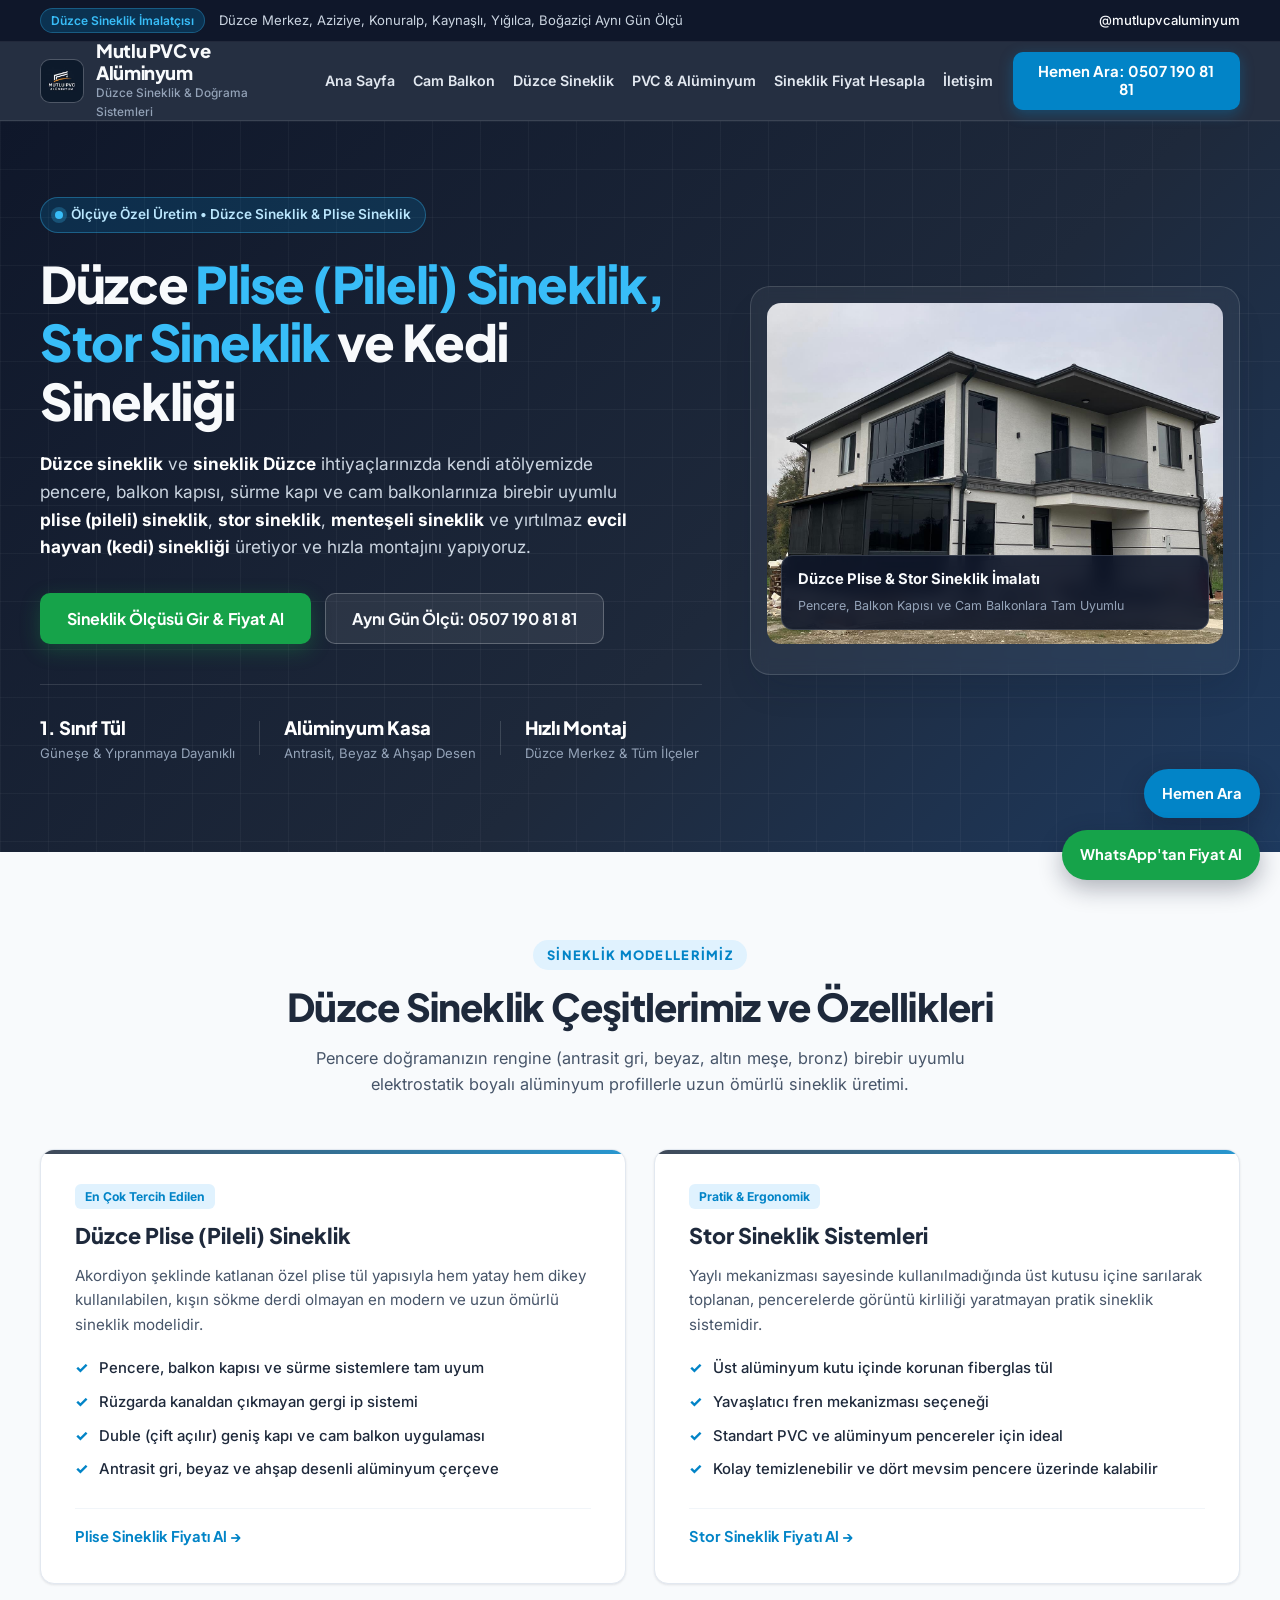
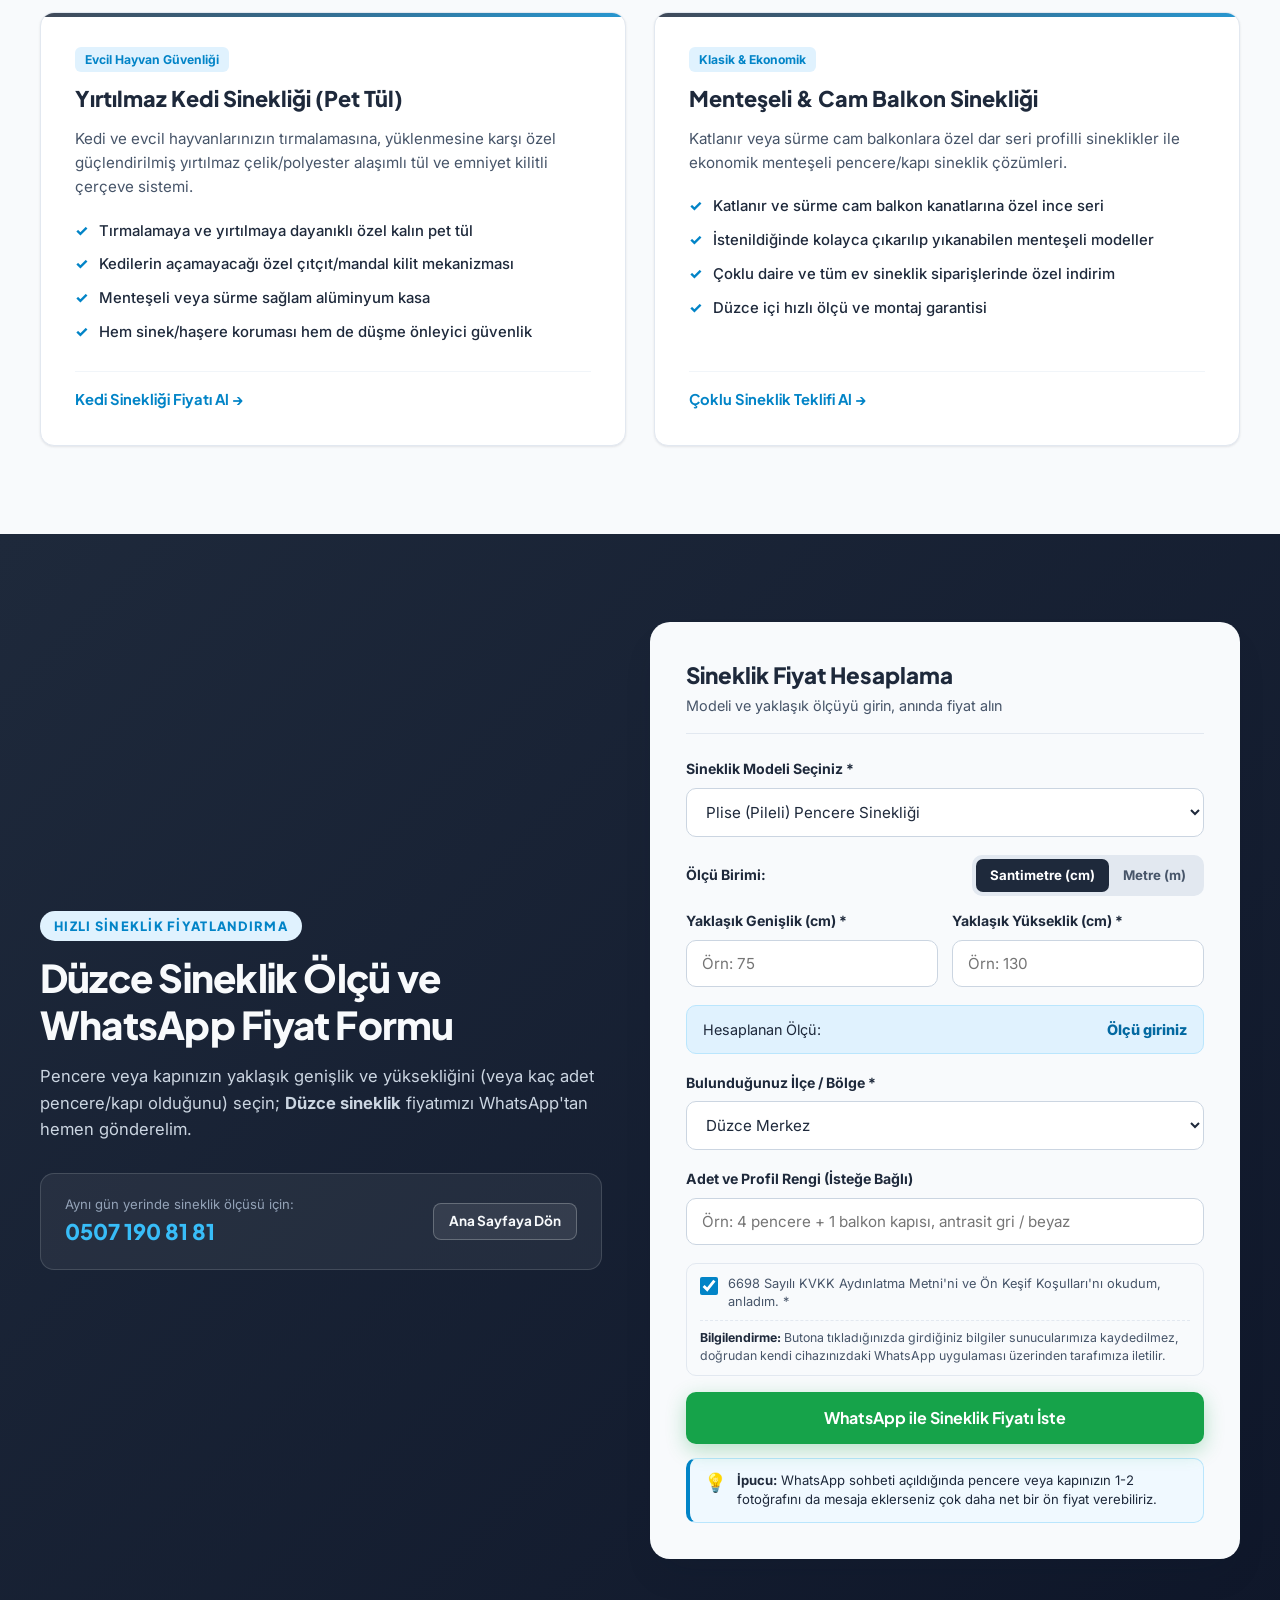
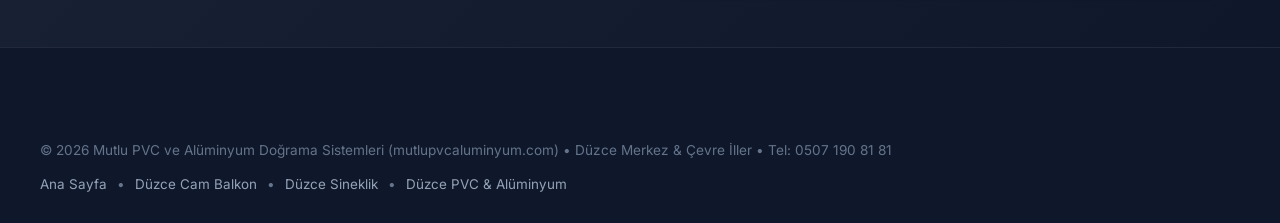
<file: duzce-sineklik.html>
<!DOCTYPE html>
<html lang="tr">
<head>
    <meta charset="UTF-8">
    <meta name="viewport" content="width=device-width, initial-scale=1.0, viewport-fit=cover">
    <title>Düzce Sineklik | Plise (Pileli) Sineklik, Stor Sineklik & Kedi Sinekliği - Mutlu PVC Alüminyum</title>
    <meta name="description" content="Düzce sineklik imalat ve montajı: Ölçüye özel Düzce plise (pileli) sineklik, stor sineklik, sürgülü kapı sinekliği, menteşeli sineklik ve yırtılmaz kedi sinekliği. Mutlu PVC ve Alüminyum Düzce: 0507 190 81 81">
    <meta name="keywords" content="Düzce sineklik, sineklik Düzce, Düzce plise sineklik, pileli sineklik Düzce, stor sineklik Düzce, kedi sinekliği Düzce, cam balkon sinekliği Düzce, pencere sinekliği Düzce, Mutlu PVC Alüminyum">
    <meta name="author" content="Mutlu PVC ve Alüminyum">
    <meta name="robots" content="index, follow, max-image-preview:large, max-snippet:-1, max-video-preview:-1">
    <meta name="geo.region" content="TR-81">
    <meta name="geo.placename" content="Düzce">
    <link rel="canonical" href="https://mutlupvcaluminyum.com/duzce-sineklik.html">
    <link rel="icon" type="image/x-icon" href="favicon.ico">
    <link rel="icon" type="image/png" sizes="32x32" href="images/favicon-32x32.png">
    <link rel="apple-touch-icon" sizes="180x180" href="images/apple-touch-icon.png">
    <meta name="theme-color" content="#1E293B">

    <!-- Open Graph -->
    <meta property="og:type" content="website">
    <meta property="og:locale" content="tr_TR">
    <meta property="og:site_name" content="Mutlu PVC ve Alüminyum">
    <meta property="og:url" content="https://mutlupvcaluminyum.com/duzce-sineklik.html">
    <meta property="og:title" content="Düzce Sineklik | Plise, Stor ve Kedi Sinekliği İmalatı - Mutlu PVC Alüminyum">
    <meta property="og:description" content="Düzce Merkez ve ilçelerinde kendi imalatımızla plise (pileli) sineklik, stor sineklik, kapı/pencere sinekliği ve yırtılmaz kedi sinekliği montajı. Tel: 0507 190 81 81">
    <meta property="og:image" content="https://mutlupvcaluminyum.com/images/bahadir-bey-1.jpg">

    <link rel="preconnect" href="https://fonts.googleapis.com">
    <link rel="preconnect" href="https://fonts.gstatic.com" crossorigin>
    <link href="https://fonts.googleapis.com/css2?family=Inter:wght@400;500;600;700&family=Plus+Jakarta+Sans:wght@600;700;800&display=swap" rel="stylesheet">
    <link rel="stylesheet" href="css/style.css?v=2.4">

    <script type="application/ld+json">
    {
      "@context": "https://schema.org",
      "@graph": [
        {
          "@type": "Service",
          "@id": "https://mutlupvcaluminyum.com/duzce-sineklik.html#service",
          "name": "Düzce Sineklik (Plise Sineklik, Stor Sineklik ve Kedi Sinekliği)",
          "serviceType": "Sineklik İmalatı ve Montajı",
          "provider": {
            "@type": "HomeAndConstructionBusiness",
            "name": "Mutlu PVC ve Alüminyum",
            "telephone": "+905071908181",
            "url": "https://mutlupvcaluminyum.com/",
            "address": {
              "@type": "PostalAddress",
              "addressLocality": "Merkez",
              "addressRegion": "Düzce",
              "addressCountry": "TR"
            }
          },
          "areaServed": ["Düzce", "Kaynaşlı", "Yığılca", "Boğaziçi", "Aziziye", "Konuralp", "Gölyaka", "Çilimli"],
          "description": "Düzce sineklik ve sineklik Düzce aramalarında kendi atölyemizde ölçüye özel plise (pileli) sineklik, stor sineklik, sürgülü kapı sinekliği, cam balkon sinekliği ve yırtılmaz kedi sinekliği üretimi."
        },
        {
          "@type": "BreadcrumbList",
          "itemListElement": [
            {
              "@type": "ListItem",
              "position": 1,
              "name": "Ana Sayfa",
              "item": "https://mutlupvcaluminyum.com/"
            },
            {
              "@type": "ListItem",
              "position": 2,
              "name": "Düzce Sineklik Sistemleri",
              "item": "https://mutlupvcaluminyum.com/duzce-sineklik.html"
            }
          ]
        }
      ]
    }
    </script>
</head>
<body>

    <div class="topbar">
        <div class="container topbar-inner">
            <div class="topbar-info">
                <span class="topbar-badge">Düzce Sineklik İmalatçısı</span>
                <span class="topbar-location">Düzce Merkez, Aziziye, Konuralp, Kaynaşlı, Yığılca, Boğaziçi Aynı Gün Ölçü</span>
            </div>
            <div class="topbar-links">
                <a href="https://www.instagram.com/mutlupvcaluminyum/" target="_blank" rel="noopener noreferrer" class="topbar-social">
                    @mutlupvcaluminyum
                </a>
            </div>
        </div>
    </div>

    <header class="navbar" id="navbar">
        <div class="container navbar-inner">
            <a href="index.html" class="brand" aria-label="Mutlu PVC ve Alüminyum Ana Sayfa">
                <div class="brand-mark">
                    <img src="images/logo.jpg" alt="Mutlu PVC ve Alüminyum Logo" class="brand-logo-img" onerror="this.style.display='none'">
                </div>
                <div class="brand-text">
                    <span class="brand-title">Mutlu PVC ve Alüminyum</span>
                    <span class="brand-subtitle">Düzce Sineklik &amp; Doğrama Sistemleri</span>
                </div>
            </a>

            <nav class="nav-menu" id="navMenu" aria-label="Ana Menü">
                <ul class="nav-list">
                    <li><a href="index.html" class="nav-link">Ana Sayfa</a></li>
                    <li><a href="duzce-cam-balkon.html" class="nav-link">Cam Balkon</a></li>
                    <li><a href="duzce-sineklik.html" class="nav-link">Düzce Sineklik</a></li>
                    <li><a href="duzce-pvc-aluminyum-dograma.html" class="nav-link">PVC &amp; Alüminyum</a></li>
                    <li><a href="#teklif-hesaplama" class="nav-link">Sineklik Fiyat Hesapla</a></li>
                    <li><a href="index.html#iletisim" class="nav-link">İletişim</a></li>
                </ul>
                <div class="nav-cta-mobile">
                    <a href="tel:+905071908181" class="btn btn-primary btn-block">Hemen Ara: 0507 190 81 81</a>
                    <a href="https://wa.me/905071908181?text=Merhaba%20Mutlu%20PVC%20ve%20Al%C3%BCminyum%2C%20D%C3%BCzce%20sineklik%20fiyat%20teklifi%20almak%20istiyorum." target="_blank" rel="noopener noreferrer" class="btn btn-whatsapp btn-block">WhatsApp'tan Sineklik Fiyatı Al</a>
                </div>
            </nav>

            <div class="navbar-actions">
                <a href="tel:+905071908181" class="btn btn-call" aria-label="Hemen Ara: 0507 190 81 81">
                    <span class="call-text-desktop">Hemen Ara: <strong>0507 190 81 81</strong></span>
                    <span class="call-text-mobile">Ara</span>
                </a>
                <button class="hamburger" id="hamburgerBtn" aria-label="Menüyü Aç/Kapat" aria-expanded="false">
                    <span></span><span></span><span></span>
                </button>
            </div>
        </div>
    </header>

    <main>
        <section class="hero">
            <div class="hero-bg-pattern"></div>
            <div class="container hero-grid">
                <div class="hero-content">
                    <div class="hero-pill">
                        <span class="pill-dot"></span>
                        Ölçüye Özel Üretim • Düzce Sineklik &amp; Plise Sineklik
                    </div>
                    <h1 class="hero-title">
                        Düzce <span class="text-highlight">Plise (Pileli) Sineklik, Stor Sineklik</span> ve Kedi Sinekliği
                    </h1>
                    <p class="hero-description">
                        <strong>Düzce sineklik</strong> ve <strong>sineklik Düzce</strong> ihtiyaçlarınızda kendi atölyemizde pencere, balkon kapısı, sürme kapı ve cam balkonlarınıza birebir uyumlu <strong>plise (pileli) sineklik</strong>, <strong>stor sineklik</strong>, <strong>menteşeli sineklik</strong> ve yırtılmaz <strong>evcil hayvan (kedi) sinekliği</strong> üretiyor ve hızla montajını yapıyoruz.
                    </p>

                    <div class="hero-buttons">
                        <a href="#teklif-hesaplama" class="btn btn-whatsapp btn-lg">
                            Sineklik Ölçüsü Gir &amp; Fiyat Al
                        </a>
                        <a href="tel:+905071908181" class="btn btn-outline-light btn-lg">
                            Aynı Gün Ölçü: 0507 190 81 81
                        </a>
                    </div>

                    <div class="hero-metrics">
                        <div class="metric-item">
                            <span class="metric-number">1. Sınıf Tül</span>
                            <span class="metric-label">Güneşe &amp; Yıpranmaya Dayanıklı</span>
                        </div>
                        <div class="metric-divider"></div>
                        <div class="metric-item">
                            <span class="metric-number">Alüminyum Kasa</span>
                            <span class="metric-label">Antrasit, Beyaz &amp; Ahşap Desen</span>
                        </div>
                        <div class="metric-divider"></div>
                        <div class="metric-item">
                            <span class="metric-number">Hızlı Montaj</span>
                            <span class="metric-label">Düzce Merkez &amp; Tüm İlçeler</span>
                        </div>
                    </div>
                </div>

                <div class="hero-visual">
                    <div class="hero-card-showcase">
                        <div class="showcase-image-wrapper">
                            <img src="images/bahadir-bey-1.jpg" alt="Düzce Plise Sineklik ve Stor Sineklik Uygulaması - Mutlu PVC Alüminyum" class="showcase-img">
                            <div class="showcase-overlay-badge">
                                <div>
                                    <strong>Düzce Plise &amp; Stor Sineklik İmalatı</strong>
                                    <span>Pencere, Balkon Kapısı ve Cam Balkonlara Tam Uyumlu</span>
                                </div>
                            </div>
                        </div>
                    </div>
                </div>
            </div>
        </section>

        <section class="section services-section">
            <div class="container">
                <div class="section-header">
                    <span class="section-eyebrow">SİNEKLİK MODELLERİMİZ</span>
                    <h2 class="section-title">Düzce Sineklik Çeşitlerimiz ve Özellikleri</h2>
                    <p class="section-desc">
                        Pencere doğramanızın rengine (antrasit gri, beyaz, altın meşe, bronz) birebir uyumlu elektrostatik boyalı alüminyum profillerle uzun ömürlü sineklik üretimi.
                    </p>
                </div>

                <div class="services-grid">
                    <article class="service-card">
                        <span class="service-tag">En Çok Tercih Edilen</span>
                        <h3 class="service-title">Düzce Plise (Pileli) Sineklik</h3>
                        <p class="service-summary">
                            Akordiyon şeklinde katlanan özel plise tül yapısıyla hem yatay hem dikey kullanılabilen, kışın sökme derdi olmayan en modern ve uzun ömürlü sineklik modelidir.
                        </p>
                        <ul class="service-features">
                            <li>Pencere, balkon kapısı ve sürme sistemlere tam uyum</li>
                            <li>Rüzgarda kanaldan çıkmayan gergi ip sistemi</li>
                            <li>Duble (çift açılır) geniş kapı ve cam balkon uygulaması</li>
                            <li>Antrasit gri, beyaz ve ahşap desenli alüminyum çerçeve</li>
                        </ul>
                        <a href="#teklif-hesaplama" class="service-cta" data-service="Sineklik/Diğer">Plise Sineklik Fiyatı Al &rarr;</a>
                    </article>

                    <article class="service-card">
                        <span class="service-tag">Pratik &amp; Ergonomik</span>
                        <h3 class="service-title">Stor Sineklik Sistemleri</h3>
                        <p class="service-summary">
                            Yaylı mekanizması sayesinde kullanılmadığında üst kutusu içine sarılarak toplanan, pencerelerde görüntü kirliliği yaratmayan pratik sineklik sistemidir.
                        </p>
                        <ul class="service-features">
                            <li>Üst alüminyum kutu içinde korunan fiberglas tül</li>
                            <li>Yavaşlatıcı fren mekanizması seçeneği</li>
                            <li>Standart PVC ve alüminyum pencereler için ideal</li>
                            <li>Kolay temizlenebilir ve dört mevsim pencere üzerinde kalabilir</li>
                        </ul>
                        <a href="#teklif-hesaplama" class="service-cta" data-service="Sineklik/Diğer">Stor Sineklik Fiyatı Al &rarr;</a>
                    </article>

                    <article class="service-card">
                        <span class="service-tag">Evcil Hayvan Güvenliği</span>
                        <h3 class="service-title">Yırtılmaz Kedi Sinekliği (Pet Tül)</h3>
                        <p class="service-summary">
                            Kedi ve evcil hayvanlarınızın tırmalamasına, yüklenmesine karşı özel güçlendirilmiş yırtılmaz çelik/polyester alaşımlı tül ve emniyet kilitli çerçeve sistemi.
                        </p>
                        <ul class="service-features">
                            <li>Tırmalamaya ve yırtılmaya dayanıklı özel kalın pet tül</li>
                            <li>Kedilerin açamayacağı özel çıtçıt/mandal kilit mekanizması</li>
                            <li>Menteşeli veya sürme sağlam alüminyum kasa</li>
                            <li>Hem sinek/haşere koruması hem de düşme önleyici güvenlik</li>
                        </ul>
                        <a href="#teklif-hesaplama" class="service-cta" data-service="Sineklik/Diğer">Kedi Sinekliği Fiyatı Al &rarr;</a>
                    </article>

                    <article class="service-card">
                        <span class="service-tag">Klasik &amp; Ekonomik</span>
                        <h3 class="service-title">Menteşeli &amp; Cam Balkon Sinekliği</h3>
                        <p class="service-summary">
                            Katlanır veya sürme cam balkonlara özel dar seri profilli sineklikler ile ekonomik menteşeli pencere/kapı sineklik çözümleri.
                        </p>
                        <ul class="service-features">
                            <li>Katlanır ve sürme cam balkon kanatlarına özel ince seri</li>
                            <li>İstenildiğinde kolayca çıkarılıp yıkanabilen menteşeli modeller</li>
                            <li>Çoklu daire ve tüm ev sineklik siparişlerinde özel indirim</li>
                            <li>Düzce içi hızlı ölçü ve montaj garantisi</li>
                        </ul>
                        <a href="#teklif-hesaplama" class="service-cta" data-service="Sineklik/Diğer">Çoklu Sineklik Teklifi Al &rarr;</a>
                    </article>
                </div>
            </div>
        </section>

        <!-- Sineklik Ölçü ve Fiyat Formu -->
        <section class="section quote-section" id="teklif-hesaplama">
            <div class="container">
                <div class="quote-wrapper">
                    <div class="quote-info">
                        <span class="section-eyebrow">HIZLI SİNEKLİK FİYATLANDIRMA</span>
                        <h2 class="section-title text-light">Düzce Sineklik Ölçü ve WhatsApp Fiyat Formu</h2>
                        <p class="quote-lead">
                            Pencere veya kapınızın yaklaşık genişlik ve yüksekliğini (veya kaç adet pencere/kapı olduğunu) seçin; <strong>Düzce sineklik</strong> fiyatımızı WhatsApp'tan hemen gönderelim.
                        </p>
                        <div class="direct-contact-card">
                            <div>
                                <span>Aynı gün yerinde sineklik ölçüsü için:</span>
                                <a href="tel:+905071908181" class="direct-phone">0507 190 81 81</a>
                            </div>
                            <a href="index.html" class="btn btn-outline-light btn-sm">Ana Sayfaya Dön</a>
                        </div>
                    </div>

                    <div class="quote-form-card">
                        <form id="whatsappQuoteForm" class="quote-form">
                            <div class="form-header">
                                <h3>Sineklik Fiyat Hesaplama</h3>
                                <p>Modeli ve yaklaşık ölçüyü girin, anında fiyat alın</p>
                            </div>

                            <div class="form-group">
                                <label for="serviceType">Sineklik Modeli Seçiniz *</label>
                                <select id="serviceType" name="serviceType" required>
                                    <option value="Plise (Pileli) Pencere Sinekliği" selected>Plise (Pileli) Pencere Sinekliği</option>
                                    <option value="Plise (Pileli) Balkon Kapısı Sinekliği">Plise (Pileli) Balkon Kapısı Sinekliği</option>
                                    <option value="Stor Sineklik">Stor Sineklik Sistemi</option>
                                    <option value="Yırtılmaz Kedi Sinekliği">Yırtılmaz Evcil Hayvan (Kedi) Sinekliği</option>
                                    <option value="Cam Balkon Sinekliği">Cam Balkon Sinekliği</option>
                                    <option value="Tüm Ev Komple Sineklik Paketi">Tüm Ev Komple Pencere + Kapı Sineklik Paketi</option>
                                </select>
                            </div>

                            <div class="form-row-unit">
                                <label>Ölçü Birimi:</label>
                                <div class="unit-toggle" role="radiogroup" aria-label="Ölçü Birimi">
                                    <label class="unit-option">
                                        <input type="radio" name="measureUnit" value="cm" checked>
                                        <span>Santimetre (cm)</span>
                                    </label>
                                    <label class="unit-option">
                                        <input type="radio" name="measureUnit" value="metre">
                                        <span>Metre (m)</span>
                                    </label>
                                </div>
                            </div>

                            <div class="form-grid-2">
                                <div class="form-group">
                                    <label for="widthInput">Yaklaşık Genişlik (<span class="unit-label">cm</span>) *</label>
                                    <input type="number" id="widthInput" name="widthInput" inputmode="decimal" placeholder="Örn: 75" min="0.1" step="any" required>
                                </div>
                                <div class="form-group">
                                    <label for="heightInput">Yaklaşık Yükseklik (<span class="unit-label">cm</span>) *</label>
                                    <input type="number" id="heightInput" name="heightInput" inputmode="decimal" placeholder="Örn: 130" min="0.1" step="any" required>
                                </div>
                            </div>

                            <div class="area-preview" id="areaPreview">
                                <div class="area-preview-item">
                                    <span>Hesaplanan Ölçü:</span>
                                    <strong id="calculatedArea">Ölçü giriniz</strong>
                                </div>
                            </div>

                            <div class="form-group">
                                <label for="locationSelect">Bulunduğunuz İlçe / Bölge *</label>
                                <select id="locationSelect" name="locationSelect" required>
                                    <option value="Düzce Merkez">Düzce Merkez</option>
                                    <option value="Aziziye / Konuralp">Düzce - Aziziye / Konuralp</option>
                                    <option value="Kaynaşlı">Düzce - Kaynaşlı</option>
                                    <option value="Yığılca">Düzce - Yığılca</option>
                                    <option value="Boğaziçi">Düzce - Boğaziçi</option>
                                    <option value="Gölyaka / Çilimli / Gümüşova">Düzce - Gölyaka / Çilimli / Gümüşova</option>
                                    <option value="Akçakoca / Cumayeri">Düzce - Akçakoca / Cumayeri</option>
                                </select>
                            </div>

                            <div class="form-group">
                                <label for="extraNote">Adet ve Profil Rengi (İsteğe Bağlı)</label>
                                <input type="text" id="extraNote" name="extraNote" maxlength="180" placeholder="Örn: 4 pencere + 1 balkon kapısı, antrasit gri / beyaz">
                            </div>

                            <div class="hp-trap" aria-hidden="true">
                                <label for="quoteWebsiteHp">Web Siteniz</label>
                                <input type="text" id="quoteWebsiteHp" name="quoteWebsiteHp" tabindex="-1" autocomplete="off">
                            </div>

                            <div class="form-legal-consent">
                                <label class="checkbox-label">
                                    <input type="checkbox" required checked>
                                    <span>6698 Sayılı KVKK Aydınlatma Metni'ni ve Ön Keşif Koşulları'nı okudum, anladım. *</span>
                                </label>
                                <p class="kvkk-whatsapp-notice">
                                    <strong>Bilgilendirme:</strong> Butona tıkladığınızda girdiğiniz bilgiler sunucularımıza kaydedilmez, doğrudan kendi cihazınızdaki WhatsApp uygulaması üzerinden tarafımıza iletilir.
                                </p>
                            </div>

                            <button type="submit" id="quoteSubmitBtn" class="btn btn-whatsapp btn-block btn-lg">
                                <span class="submit-btn-text">WhatsApp ile Sineklik Fiyatı İste</span>
                            </button>

                            <div class="whatsapp-photo-tip" role="note">
                                <span class="tip-icon" aria-hidden="true">💡</span>
                                <p><strong>İpucu:</strong> WhatsApp sohbeti açıldığında pencere veya kapınızın 1-2 fotoğrafını da mesaja eklerseniz çok daha net bir ön fiyat verebiliriz.</p>
                            </div>
                        </form>
                    </div>
                </div>
            </div>
        </section>
    </main>

    <footer class="footer">
        <div class="container">
            <div class="footer-bottom">
                <p>&copy; <span id="currentYear">2026</span> Mutlu PVC ve Alüminyum Doğrama Sistemleri (mutlupvcaluminyum.com) • Düzce Merkez &amp; Çevre İller • Tel: 0507 190 81 81</p>
                <div class="footer-bottom-links">
                    <a href="index.html" class="footer-bottom-btn">Ana Sayfa</a>
                    <span>•</span>
                    <a href="duzce-cam-balkon.html" class="footer-bottom-btn">Düzce Cam Balkon</a>
                    <span>•</span>
                    <a href="duzce-sineklik.html" class="footer-bottom-btn">Düzce Sineklik</a>
                    <span>•</span>
                    <a href="duzce-pvc-aluminyum-dograma.html" class="footer-bottom-btn">Düzce PVC &amp; Alüminyum</a>
                </div>
            </div>
        </div>
    </footer>

    <div class="floating-actions" aria-label="Hızlı İletişim Butonları">
        <a href="tel:+905071908181" class="fab-btn fab-phone">
            <span class="fab-label-desktop">Hemen Ara</span>
            <span class="fab-label-mobile">Hemen Ara: 0507 190 81 81</span>
        </a>
        <a href="https://wa.me/905071908181?text=Merhaba%20Mutlu%20PVC%20ve%20Al%C3%BCminyum%2C%20D%C3%BCzce%20sineklik%20fiyat%20teklifi%20almak%20istiyorum." target="_blank" rel="noopener noreferrer" class="fab-btn fab-whatsapp">
            <span class="fab-label">WhatsApp'tan Fiyat Al</span>
        </a>
    </div>

    <script src="js/main.js?v=2.4"></script>
</body>
</html>
</file>
<file: css/style.css>
:root {
    /* İstenen Kurumsal Renk Paleti */
    --color-anthracite: #1E293B;
    --color-anthracite-dark: #0F172A;
    --color-anthracite-light: #334155;
    --color-silver: #F8FAFC;
    --color-silver-muted: #F1F5F9;
    --color-silver-border: #E2E8F0;
    --color-blue: #0284C7;
    --color-blue-hover: #0369A1;
    --color-blue-light: #38BDF8;
    --color-blue-soft: #E0F2FE;

    /* Yardımcı Renkler */
    --color-whatsapp: #16A34A;
    --color-whatsapp-hover: #15803D;
    --color-text-main: #1E293B;
    --color-text-muted: #475569;
    --color-white: #FFFFFF;

    /* Tipografi */
    --font-heading: 'Plus Jakarta Sans', -apple-system, BlinkMacSystemFont, sans-serif;
    --font-body: 'Inter', -apple-system, BlinkMacSystemFont, sans-serif;

    /* Gölgeler ve Köşeler */
    --shadow-sm: 0 1px 3px rgba(15, 23, 42, 0.06), 0 1px 2px rgba(15, 23, 42, 0.04);
    --shadow-md: 0 10px 25px -5px rgba(30, 41, 59, 0.08), 0 8px 10px -6px rgba(30, 41, 59, 0.04);
    --shadow-lg: 0 20px 35px -10px rgba(15, 23, 42, 0.16);
    --radius-sm: 8px;
    --radius-md: 14px;
    --radius-lg: 20px;
    --transition: all 0.25s cubic-bezier(0.4, 0, 0.2, 1);
}

*, *::before, *::after {
    box-sizing: border-box;
    margin: 0;
    padding: 0;
}

html {
    scroll-behavior: smooth;
    scroll-padding-top: 88px;
}

body {
    font-family: var(--font-body);
    background-color: var(--color-silver);
    color: var(--color-text-main);
    line-height: 1.6;
    -webkit-font-smoothing: antialiased;
    overflow-x: hidden;
}

img {
    max-width: 100%;
    height: auto;
    display: block;
}

a {
    color: inherit;
    text-decoration: none;
    transition: var(--transition);
}

ul {
    list-style: none;
}

.container {
    width: 100%;
    max-width: 1240px;
    margin: 0 auto;
    padding: 0 20px;
}

/* ==========================================================================
   Üst Bilgi Çubuğu (Top Bar)
   ========================================================================== */
.topbar {
    background-color: var(--color-anthracite-dark);
    color: #CBD5E1;
    font-size: 0.82rem;
    padding: 8px 0;
    border-bottom: 1px solid rgba(255, 255, 255, 0.08);
}

.topbar-inner {
    display: flex;
    align-items: center;
    justify-content: space-between;
    gap: 12px;
    flex-wrap: wrap;
}

.topbar-info {
    display: flex;
    align-items: center;
    gap: 14px;
    flex-wrap: wrap;
}

.topbar-badge {
    background-color: rgba(2, 132, 199, 0.25);
    color: var(--color-blue-light);
    border: 1px solid rgba(56, 189, 248, 0.3);
    padding: 2px 10px;
    border-radius: 99px;
    font-weight: 600;
    font-size: 0.75rem;
}

.topbar-location {
    display: inline-flex;
    align-items: center;
    gap: 6px;
}

.topbar-social {
    display: inline-flex;
    align-items: center;
    gap: 6px;
    color: var(--color-silver);
    font-weight: 500;
}

.topbar-social:hover {
    color: var(--color-blue-light);
}

/* ==========================================================================
   Üst Menü (Navbar)
   ========================================================================== */
.navbar {
    position: sticky;
    top: 0;
    z-index: 1000;
    background-color: rgba(30, 41, 59, 0.97);
    backdrop-filter: blur(12px);
    border-bottom: 1px solid rgba(248, 250, 252, 0.1);
    transition: var(--transition);
}

.navbar.scrolled {
    box-shadow: 0 10px 30px rgba(15, 23, 42, 0.25);
}

.navbar-inner {
    display: flex;
    align-items: center;
    justify-content: space-between;
    height: 78px;
    gap: 20px;
}

.brand {
    display: flex;
    align-items: center;
    gap: 12px;
}

.brand-mark {
    width: 44px;
    height: 44px;
    border-radius: 10px;
    background: rgba(248, 250, 252, 0.06);
    border: 1px solid rgba(248, 250, 252, 0.14);
    display: flex;
    align-items: center;
    justify-content: center;
    flex-shrink: 0;
}

.brand-text {
    display: flex;
    flex-direction: column;
}

.brand-title {
    font-family: var(--font-heading);
    font-size: 1.15rem;
    font-weight: 800;
    color: var(--color-silver);
    letter-spacing: -0.02em;
    line-height: 1.2;
}

.brand-subtitle {
    font-size: 0.74rem;
    color: #94A3B8;
    font-weight: 500;
}

.nav-menu {
    display: flex;
    align-items: center;
}

.nav-list {
    display: flex;
    align-items: center;
    gap: 18px;
}

.nav-link {
    color: #E2E8F0;
    font-size: 0.89rem;
    font-weight: 600;
    position: relative;
    padding: 6px 0;
    white-space: nowrap;
}

.nav-link::after {
    content: '';
    position: absolute;
    bottom: 0;
    left: 0;
    width: 0;
    height: 2px;
    background-color: var(--color-blue-light);
    transition: var(--transition);
}

.nav-link:hover {
    color: var(--color-white);
}

.nav-link:hover::after {
    width: 100%;
}

.nav-cta-mobile {
    display: none;
}

.navbar-actions {
    display: flex;
    align-items: center;
    gap: 12px;
}

/* Buton Tasarımları */
.btn {
    display: inline-flex;
    align-items: center;
    justify-content: center;
    gap: 10px;
    font-family: var(--font-heading);
    font-weight: 700;
    font-size: 0.93rem;
    padding: 11px 20px;
    border-radius: var(--radius-sm);
    border: 1px solid transparent;
    cursor: pointer;
    transition: var(--transition);
    text-align: center;
    line-height: 1.2;
}

.btn-lg {
    padding: 15px 26px;
    font-size: 1rem;
    border-radius: 10px;
}

.btn-sm {
    padding: 9px 15px;
    font-size: 0.85rem;
}

.btn-block {
    width: 100%;
}

.btn-primary {
    background-color: var(--color-blue);
    color: var(--color-white);
}

.btn-primary:hover {
    background-color: var(--color-blue-hover);
    transform: translateY(-1px);
}

.btn-call {
    background-color: var(--color-blue);
    color: var(--color-white);
    padding: 10px 18px;
    border-radius: 10px;
    box-shadow: 0 4px 14px rgba(2, 132, 199, 0.35);
}

.btn-call:hover {
    background-color: var(--color-blue-hover);
    transform: translateY(-1px);
    box-shadow: 0 6px 20px rgba(2, 132, 199, 0.45);
}

.call-icon-pulse {
    display: inline-flex;
    align-items: center;
    justify-content: center;
}

.btn-whatsapp {
    background-color: var(--color-whatsapp);
    color: var(--color-white);
    box-shadow: 0 6px 20px rgba(22, 163, 74, 0.3);
}

.btn-whatsapp:hover {
    background-color: var(--color-whatsapp-hover);
    transform: translateY(-2px);
    box-shadow: 0 10px 25px rgba(22, 163, 74, 0.4);
}

.btn-outline-light {
    background-color: rgba(248, 250, 252, 0.08);
    color: var(--color-silver);
    border-color: rgba(248, 250, 252, 0.25);
}

.btn-outline-light:hover {
    background-color: rgba(248, 250, 252, 0.16);
    border-color: var(--color-silver);
    transform: translateY(-2px);
}

.btn-outline-dark {
    background-color: transparent;
    color: var(--color-anthracite);
    border-color: var(--color-anthracite);
}

.btn-outline-dark:hover {
    background-color: var(--color-anthracite);
    color: var(--color-white);
}

/* Hamburger Menü Butonu */
.hamburger {
    display: none;
    flex-direction: column;
    justify-content: space-between;
    width: 28px;
    height: 20px;
    background: transparent;
    border: none;
    cursor: pointer;
    padding: 0;
}

.hamburger span {
    display: block;
    width: 100%;
    height: 2.5px;
    background-color: var(--color-silver);
    border-radius: 3px;
    transition: var(--transition);
}

.hamburger.active span:nth-child(1) {
    transform: translateY(8.5px) rotate(45deg);
}

.hamburger.active span:nth-child(2) {
    opacity: 0;
}

.hamburger.active span:nth-child(3) {
    transform: translateY(-8.5px) rotate(-45deg);
}

/* ==========================================================================
   Hero (Karşılama) Alanı
   ========================================================================== */
.hero {
    position: relative;
    background: linear-gradient(135deg, var(--color-anthracite-dark) 0%, var(--color-anthracite) 60%, #1e3a5f 100%);
    color: var(--color-silver);
    padding: 76px 0 88px;
    overflow: hidden;
}

.hero-bg-pattern {
    position: absolute;
    inset: 0;
    background-image:
        linear-gradient(to right, rgba(248, 250, 252, 0.04) 1px, transparent 1px),
        linear-gradient(to bottom, rgba(248, 250, 252, 0.04) 1px, transparent 1px);
    background-size: 48px 48px;
    pointer-events: none;
}

.hero-grid {
    position: relative;
    z-index: 1;
    display: grid;
    grid-template-columns: 1.15fr 0.85fr;
    gap: 48px;
    align-items: center;
}

.hero-pill {
    display: inline-flex;
    align-items: center;
    gap: 8px;
    background: rgba(2, 132, 199, 0.2);
    border: 1px solid rgba(56, 189, 248, 0.35);
    color: #BAE6FD;
    font-size: 0.85rem;
    font-weight: 600;
    padding: 6px 14px;
    border-radius: 99px;
    margin-bottom: 22px;
}

.pill-dot {
    width: 8px;
    height: 8px;
    border-radius: 50%;
    background-color: var(--color-blue-light);
    box-shadow: 0 0 0 4px rgba(56, 189, 248, 0.25);
}

.hero-title {
    font-family: var(--font-heading);
    font-size: clamp(2rem, 4vw, 3.15rem);
    font-weight: 800;
    line-height: 1.16;
    letter-spacing: -0.025em;
    margin-bottom: 20px;
    color: var(--color-silver);
}

.text-highlight {
    color: var(--color-blue-light);
}

.hero-description {
    font-size: 1.08rem;
    color: #CBD5E1;
    margin-bottom: 32px;
    max-width: 620px;
}

.hero-description strong {
    color: var(--color-white);
}

.hero-buttons {
    display: flex;
    flex-wrap: wrap;
    gap: 14px;
    margin-bottom: 40px;
}

.hero-metrics {
    display: flex;
    align-items: center;
    gap: 24px;
    padding-top: 28px;
    border-top: 1px solid rgba(248, 250, 252, 0.12);
    flex-wrap: wrap;
}

.metric-item {
    display: flex;
    flex-direction: column;
}

.metric-number {
    font-family: var(--font-heading);
    font-size: 1.15rem;
    font-weight: 800;
    color: var(--color-white);
}

.metric-label {
    font-size: 0.82rem;
    color: #94A3B8;
}

.metric-divider {
    width: 1px;
    height: 34px;
    background-color: rgba(248, 250, 252, 0.15);
}

/* Hero Sağ Görsel Vitrin Kartı */
.hero-card-showcase {
    background: rgba(248, 250, 252, 0.05);
    border: 1px solid rgba(248, 250, 252, 0.14);
    border-radius: var(--radius-lg);
    padding: 16px;
    backdrop-filter: blur(8px);
    box-shadow: var(--shadow-lg);
}

.showcase-image-wrapper {
    position: relative;
    border-radius: var(--radius-md);
    overflow: hidden;
    aspect-ratio: 4 / 3;
    background-color: var(--color-anthracite-dark);
    margin-bottom: 14px;
}

.showcase-img {
    width: 100%;
    height: 100%;
    object-fit: cover;
}

.showcase-overlay-badge {
    position: absolute;
    bottom: 14px;
    left: 14px;
    right: 14px;
    background: rgba(15, 23, 42, 0.9);
    backdrop-filter: blur(8px);
    border: 1px solid rgba(248, 250, 252, 0.15);
    padding: 12px 16px;
    border-radius: 12px;
    display: flex;
    align-items: center;
    gap: 12px;
}

.showcase-overlay-badge strong {
    display: block;
    font-size: 0.92rem;
    color: var(--color-silver);
}

.showcase-overlay-badge span {
    font-size: 0.78rem;
    color: #94A3B8;
}

.showcase-quick-grid {
    display: grid;
    grid-template-columns: 1fr 1fr;
    gap: 10px;
}

.quick-chip {
    background: rgba(30, 41, 59, 0.85);
    border: 1px solid rgba(248, 250, 252, 0.1);
    padding: 10px 12px;
    border-radius: 10px;
    font-size: 0.82rem;
    font-weight: 600;
    color: #E2E8F0;
    display: flex;
    align-items: center;
    gap: 8px;
}

.chip-icon {
    color: var(--color-blue-light);
    font-weight: 800;
}

/* ==========================================================================
   Genel Bölüm Başlıkları
   ========================================================================== */
.section {
    padding: 88px 0;
}

.section-header {
    text-align: center;
    max-width: 720px;
    margin: 0 auto 52px;
}

.section-eyebrow {
    display: inline-block;
    font-family: var(--font-heading);
    font-size: 0.8rem;
    font-weight: 800;
    letter-spacing: 0.1em;
    text-transform: uppercase;
    color: var(--color-blue);
    background-color: var(--color-blue-soft);
    padding: 5px 14px;
    border-radius: 99px;
    margin-bottom: 14px;
}

.section-title {
    font-family: var(--font-heading);
    font-size: clamp(1.75rem, 3vw, 2.4rem);
    font-weight: 800;
    color: var(--color-anthracite);
    letter-spacing: -0.02em;
    line-height: 1.22;
    margin-bottom: 14px;
}

.section-title.text-light {
    color: var(--color-silver);
}

.section-desc {
    color: var(--color-text-muted);
    font-size: 1.02rem;
}

/* ==========================================================================
   Hizmetlerimiz Bölümü (Kart Tasarımı)
   ========================================================================== */
.services-section {
    background-color: var(--color-silver);
}

.services-grid {
    display: grid;
    grid-template-columns: repeat(2, 1fr);
    gap: 28px;
}

.service-card {
    background-color: var(--color-white);
    border: 1px solid var(--color-silver-border);
    border-radius: var(--radius-md);
    padding: 34px;
    box-shadow: var(--shadow-sm);
    transition: var(--transition);
    display: flex;
    flex-direction: column;
    position: relative;
    overflow: hidden;
}

.service-card::before {
    content: '';
    position: absolute;
    top: 0;
    left: 0;
    width: 100%;
    height: 4px;
    background: linear-gradient(90deg, var(--color-anthracite), var(--color-blue));
    opacity: 0.85;
}

.service-card:hover {
    transform: translateY(-5px);
    box-shadow: var(--shadow-md);
    border-color: #CBD5E1;
}

.service-icon-box {
    width: 54px;
    height: 54px;
    border-radius: 12px;
    background-color: var(--color-anthracite);
    color: var(--color-blue-light);
    display: flex;
    align-items: center;
    justify-content: center;
    margin-bottom: 18px;
}

.service-tag {
    display: inline-block;
    align-self: flex-start;
    font-size: 0.76rem;
    font-weight: 700;
    color: var(--color-blue);
    background-color: var(--color-blue-soft);
    padding: 3px 10px;
    border-radius: 6px;
    margin-bottom: 10px;
}

.service-title {
    font-family: var(--font-heading);
    font-size: 1.35rem;
    font-weight: 800;
    color: var(--color-anthracite);
    margin-bottom: 10px;
}

.service-summary {
    color: var(--color-text-muted);
    font-size: 0.95rem;
    margin-bottom: 20px;
}

.service-features {
    display: flex;
    flex-direction: column;
    gap: 10px;
    margin-bottom: 26px;
    flex-grow: 1;
}

.service-features li {
    position: relative;
    padding-left: 24px;
    font-size: 0.93rem;
    color: var(--color-anthracite);
    font-weight: 500;
}

.service-features li::before {
    content: '✓';
    position: absolute;
    left: 0;
    top: 0;
    color: var(--color-blue);
    font-weight: 800;
}

.service-cta {
    display: inline-flex;
    align-items: center;
    gap: 8px;
    font-family: var(--font-heading);
    font-weight: 700;
    font-size: 0.92rem;
    color: var(--color-blue);
    padding-top: 16px;
    border-top: 1px solid var(--color-silver-muted);
}

.service-cta:hover {
    color: var(--color-anthracite);
    gap: 12px;
}

/* 5. Kart (Tamamlayıcı Yapı Çözümleri) Geniş Düzen */
.service-card-wide {
    grid-column: 1 / -1;
    display: grid;
    grid-template-columns: 1fr 1.3fr;
    gap: 32px;
    align-items: center;
}

.service-features-two-col {
    display: grid;
    grid-template-columns: repeat(2, 1fr);
    gap: 12px 24px;
    margin-bottom: 0;
}

/* ==========================================================================
   Tamamlanan Seçkin Projeler ve Referanslarımız
   ========================================================================== */
.projects-section {
    background-color: var(--color-silver-muted);
    border-top: 1px solid var(--color-silver-border);
    border-bottom: 1px solid var(--color-silver-border);
}

.project-filters {
    display: flex;
    justify-content: center;
    flex-wrap: wrap;
    gap: 10px;
    margin-bottom: 40px;
}

.filter-btn {
    font-family: var(--font-heading);
    font-size: 0.92rem;
    font-weight: 700;
    padding: 11px 22px;
    border-radius: 99px;
    border: 1px solid #CBD5E1;
    background-color: var(--color-white);
    color: var(--color-anthracite);
    cursor: pointer;
    transition: var(--transition);
}

.filter-btn:hover {
    border-color: var(--color-blue);
    color: var(--color-blue);
}

.filter-btn.active {
    background-color: var(--color-anthracite);
    color: var(--color-silver);
    border-color: var(--color-anthracite);
    box-shadow: 0 4px 12px rgba(30, 41, 59, 0.2);
}

.projects-grid {
    display: grid;
    grid-template-columns: repeat(auto-fill, minmax(350px, 1fr));
    gap: 26px;
}

.project-card {
    background-color: var(--color-white);
    border-radius: var(--radius-md);
    border: 1px solid var(--color-silver-border);
    overflow: hidden;
    box-shadow: var(--shadow-sm);
    transition: var(--transition);
    display: flex;
    flex-direction: column;
}

.project-card.hidden {
    display: none;
}

.project-card:hover {
    transform: translateY(-5px);
    box-shadow: var(--shadow-md);
}

.project-img-wrap {
    position: relative;
    aspect-ratio: 16 / 10;
    background-color: var(--color-anthracite);
    overflow: hidden;
}

.project-img-wrap img {
    width: 100%;
    height: 100%;
    object-fit: cover;
    transition: transform 0.45s ease;
}

.project-card:hover .project-img-wrap img {
    transform: scale(1.04);
}

.project-category-badge {
    position: absolute;
    top: 12px;
    left: 12px;
    background-color: rgba(30, 41, 59, 0.9);
    color: var(--color-silver);
    font-size: 0.75rem;
    font-weight: 700;
    padding: 5px 12px;
    border-radius: 99px;
    backdrop-filter: blur(4px);
}

.project-location-tag {
    position: absolute;
    bottom: 12px;
    right: 12px;
    background-color: var(--color-blue);
    color: var(--color-white);
    font-size: 0.75rem;
    font-weight: 700;
    padding: 4px 10px;
    border-radius: 6px;
}

.project-body {
    padding: 24px;
    display: flex;
    flex-direction: column;
    flex-grow: 1;
}

.project-title {
    font-family: var(--font-heading);
    font-size: 1.18rem;
    font-weight: 800;
    color: var(--color-anthracite);
    margin-bottom: 10px;
}

.project-desc {
    color: var(--color-text-muted);
    font-size: 0.91rem;
    margin-bottom: 18px;
    flex-grow: 1;
}

.project-tags {
    display: flex;
    flex-wrap: wrap;
    gap: 6px;
}

.project-tags span {
    background-color: var(--color-silver-muted);
    color: var(--color-anthracite);
    border: 1px solid var(--color-silver-border);
    font-size: 0.76rem;
    font-weight: 600;
    padding: 4px 10px;
    border-radius: 6px;
}

/* Referans Şeridi */
.references-banner {
    margin-top: 48px;
    background-color: var(--color-anthracite);
    color: var(--color-silver);
    padding: 28px 32px;
    border-radius: var(--radius-md);
    display: flex;
    flex-direction: column;
    gap: 16px;
    align-items: center;
    text-align: center;
}

.references-label {
    font-family: var(--font-heading);
    font-weight: 700;
    font-size: 0.95rem;
    color: #BAE6FD;
}

.references-logos {
    display: flex;
    flex-wrap: wrap;
    justify-content: center;
    gap: 10px;
}

.ref-pill {
    background: rgba(248, 250, 252, 0.08);
    border: 1px solid rgba(248, 250, 252, 0.16);
    color: var(--color-silver);
    padding: 7px 15px;
    border-radius: 99px;
    font-size: 0.84rem;
    font-weight: 600;
}

/* ==========================================================================
   İnteraktif Ön Keşif ve WhatsApp Teklif Formu
   ========================================================================== */
.quote-section {
    background: linear-gradient(135deg, var(--color-anthracite) 0%, var(--color-anthracite-dark) 100%);
    color: var(--color-silver);
}

.quote-wrapper {
    display: grid;
    grid-template-columns: 1fr 1.05fr;
    gap: 48px;
    align-items: center;
}

.quote-lead {
    color: #CBD5E1;
    font-size: 1.04rem;
    margin-bottom: 30px;
}

.quote-steps {
    display: flex;
    flex-direction: column;
    gap: 18px;
    margin-bottom: 32px;
}

.quote-step {
    display: flex;
    align-items: flex-start;
    gap: 14px;
}

.step-num {
    width: 34px;
    height: 34px;
    border-radius: 50%;
    background-color: var(--color-blue);
    color: var(--color-white);
    font-family: var(--font-heading);
    font-weight: 800;
    font-size: 0.92rem;
    display: flex;
    align-items: center;
    justify-content: center;
    flex-shrink: 0;
}

.quote-step strong {
    display: block;
    font-size: 0.98rem;
    color: var(--color-silver);
    margin-bottom: 2px;
}

.quote-step p {
    font-size: 0.88rem;
    color: #94A3B8;
}

.direct-contact-card {
    background: rgba(248, 250, 252, 0.06);
    border: 1px solid rgba(248, 250, 252, 0.14);
    border-radius: var(--radius-md);
    padding: 20px 24px;
    display: flex;
    align-items: center;
    justify-content: space-between;
    gap: 16px;
    flex-wrap: wrap;
}

.direct-contact-card span {
    display: block;
    font-size: 0.82rem;
    color: #94A3B8;
}

.direct-phone {
    font-family: var(--font-heading);
    font-size: 1.35rem;
    font-weight: 800;
    color: var(--color-blue-light);
}

/* Teklif Form Kartı */
.quote-form-card {
    background-color: var(--color-silver);
    color: var(--color-anthracite);
    border-radius: var(--radius-lg);
    padding: 36px;
    box-shadow: var(--shadow-lg);
}

.form-header {
    margin-bottom: 24px;
    padding-bottom: 16px;
    border-bottom: 1px solid var(--color-silver-border);
}

.form-header h3 {
    font-family: var(--font-heading);
    font-size: 1.4rem;
    font-weight: 800;
    color: var(--color-anthracite);
}

.form-header p {
    font-size: 0.9rem;
    color: var(--color-text-muted);
}

.form-group {
    margin-bottom: 18px;
}

.form-group label {
    display: block;
    font-size: 0.88rem;
    font-weight: 700;
    color: var(--color-anthracite);
    margin-bottom: 7px;
}

.form-group input,
.form-group select {
    width: 100%;
    padding: 13px 15px;
    border-radius: 10px;
    border: 1.5px solid #CBD5E1;
    background-color: var(--color-white);
    font-family: var(--font-body);
    font-size: 0.95rem;
    color: var(--color-anthracite);
    transition: var(--transition);
}

.form-group input:focus,
.form-group select:focus {
    outline: none;
    border-color: var(--color-blue);
    box-shadow: 0 0 0 3px rgba(2, 132, 199, 0.15);
}

.form-row-unit {
    display: flex;
    align-items: center;
    justify-content: space-between;
    margin-bottom: 14px;
    gap: 12px;
    flex-wrap: wrap;
}

.form-row-unit > label {
    font-size: 0.88rem;
    font-weight: 700;
}

.unit-toggle {
    display: inline-flex;
    background-color: #E2E8F0;
    padding: 4px;
    border-radius: 10px;
}

.unit-option {
    cursor: pointer;
}

.unit-option input {
    display: none;
}

.unit-option span {
    display: inline-block;
    padding: 6px 14px;
    border-radius: 7px;
    font-size: 0.83rem;
    font-weight: 700;
    color: var(--color-text-muted);
    transition: var(--transition);
}

.unit-option input:checked + span {
    background-color: var(--color-anthracite);
    color: var(--color-white);
}

.form-grid-2 {
    display: grid;
    grid-template-columns: 1fr 1fr;
    gap: 14px;
}

.area-preview {
    background-color: var(--color-blue-soft);
    border: 1px solid #BAE6FD;
    border-radius: 10px;
    padding: 12px 16px;
    margin-bottom: 18px;
}

.area-preview-item {
    display: flex;
    align-items: center;
    justify-content: space-between;
    font-size: 0.9rem;
    color: var(--color-anthracite);
}

.area-preview-item strong {
    color: var(--color-blue-hover);
    font-weight: 800;
}

/* ==========================================================================
   İletişim Bölümü
   ========================================================================== */
.contact-section {
    background-color: var(--color-silver);
}

.contact-cards-grid {
    display: grid;
    grid-template-columns: repeat(3, 1fr);
    gap: 26px;
}

.contact-card {
    background-color: var(--color-white);
    border: 1px solid var(--color-silver-border);
    border-radius: var(--radius-md);
    padding: 32px 26px;
    text-align: center;
    box-shadow: var(--shadow-sm);
    display: flex;
    flex-direction: column;
    align-items: center;
}

.contact-icon {
    width: 58px;
    height: 58px;
    border-radius: 50%;
    background-color: var(--color-blue-soft);
    color: var(--color-blue);
    display: flex;
    align-items: center;
    justify-content: center;
    margin-bottom: 18px;
}

.contact-card h3 {
    font-family: var(--font-heading);
    font-size: 1.22rem;
    font-weight: 800;
    color: var(--color-anthracite);
    margin-bottom: 8px;
}

.contact-card p {
    font-size: 0.92rem;
    color: var(--color-text-muted);
    margin-bottom: 16px;
}

.contact-link {
    font-family: var(--font-heading);
    font-size: 1.25rem;
    font-weight: 800;
    color: var(--color-blue);
    margin-bottom: 18px;
}

.contact-card-actions {
    display: flex;
    gap: 10px;
    margin-top: auto;
}

.service-area-badges {
    display: flex;
    flex-wrap: wrap;
    justify-content: center;
    gap: 8px;
    margin-top: auto;
}

.service-area-badges span {
    background-color: var(--color-anthracite);
    color: var(--color-silver);
    font-size: 0.8rem;
    font-weight: 600;
    padding: 6px 12px;
    border-radius: 99px;
}

/* ==========================================================================
   Alt Bilgi (Footer)
   ========================================================================== */
.footer {
    background-color: var(--color-anthracite-dark);
    color: #CBD5E1;
    padding: 68px 0 28px;
    border-top: 1px solid rgba(248, 250, 252, 0.08);
}

.footer-grid {
    display: grid;
    grid-template-columns: 1.4fr 0.8fr 1fr 1.1fr;
    gap: 36px;
    padding-bottom: 44px;
    border-bottom: 1px solid rgba(248, 250, 252, 0.1);
}

.brand-footer {
    margin-bottom: 16px;
}

.footer-desc {
    font-size: 0.9rem;
    color: #94A3B8;
    max-width: 340px;
}

.footer-col h4 {
    font-family: var(--font-heading);
    font-size: 1rem;
    font-weight: 700;
    color: var(--color-silver);
    margin-bottom: 16px;
}

.footer-col ul {
    display: flex;
    flex-direction: column;
    gap: 10px;
}

.footer-col a {
    font-size: 0.9rem;
    color: #94A3B8;
}

.footer-col a:hover {
    color: var(--color-blue-light);
}

.footer-contact-list li {
    font-size: 0.9rem;
    color: #94A3B8;
    display: flex;
    flex-direction: column;
    gap: 2px;
}

.footer-contact-list strong {
    color: var(--color-silver);
}

.footer-bottom {
    padding-top: 24px;
    display: flex;
    align-items: center;
    justify-content: space-between;
    flex-wrap: wrap;
    gap: 12px;
    font-size: 0.85rem;
    color: #64748B;
}

/* ==========================================================================
   Sağ Alt Köşe Sabit WhatsApp ve Telefon Arama Butonları
   ========================================================================== */
.floating-actions {
    position: fixed;
    right: 20px;
    bottom: 20px;
    z-index: 999;
    display: flex;
    flex-direction: column;
    gap: 12px;
    align-items: flex-end;
}

.fab-btn {
    display: inline-flex;
    align-items: center;
    gap: 10px;
    padding: 13px 18px;
    border-radius: 99px;
    color: var(--color-white);
    font-family: var(--font-heading);
    font-weight: 700;
    font-size: 0.92rem;
    box-shadow: 0 8px 24px rgba(15, 23, 42, 0.32);
    transition: var(--transition);
}

.fab-phone {
    background-color: var(--color-blue);
}

.fab-phone:hover {
    background-color: var(--color-blue-hover);
    transform: translateY(-2px) scale(1.02);
}

.fab-whatsapp {
    background-color: var(--color-whatsapp);
}

.fab-whatsapp:hover {
    background-color: var(--color-whatsapp-hover);
    transform: translateY(-2px) scale(1.02);
}

/* ==========================================================================
   Mobil ve Tablet Uyumluluk (Responsive)
   ========================================================================== */
@media (max-width: 1024px) {
    .hero-grid,
    .quote-wrapper {
        grid-template-columns: 1fr;
    }

    .service-card-wide {
        grid-template-columns: 1fr;
    }

    .contact-cards-grid {
        grid-template-columns: 1fr;
    }

    .footer-grid {
        grid-template-columns: 1fr 1fr;
    }
}

@media (max-width: 820px) {
    .topbar {
        display: none;
    }

    .hamburger {
        display: flex;
    }

    .navbar-actions .btn-call span:last-child {
        display: none;
    }

    .navbar-actions .btn-call {
        padding: 10px 12px;
    }

    .nav-menu {
        position: fixed;
        top: 78px;
        left: 0;
        right: 0;
        background-color: var(--color-anthracite-dark);
        border-bottom: 1px solid rgba(248, 250, 252, 0.12);
        flex-direction: column;
        align-items: stretch;
        padding: 24px 20px;
        gap: 20px;
        transform: translateY(-120%);
        opacity: 0;
        pointer-events: none;
        transition: var(--transition);
        box-shadow: 0 18px 30px rgba(0, 0, 0, 0.35);
    }

    .nav-menu.open {
        transform: translateY(0);
        opacity: 1;
        pointer-events: auto;
    }

    .nav-list {
        flex-direction: column;
        align-items: flex-start;
        gap: 16px;
    }

    .nav-link {
        font-size: 1.05rem;
        display: block;
        width: 100%;
    }

    .nav-cta-mobile {
        display: block;
        padding-top: 12px;
        border-top: 1px solid rgba(248, 250, 252, 0.1);
    }

    .services-grid {
        grid-template-columns: 1fr;
    }

    .service-features-two-col {
        grid-template-columns: 1fr;
    }

    .projects-grid {
        grid-template-columns: 1fr;
    }
}

@media (max-width: 560px) {
    .hero {
        padding: 48px 0 64px;
    }

    .hero-buttons {
        flex-direction: column;
    }

    .hero-buttons .btn {
        width: 100%;
    }

    .metric-divider {
        display: none;
    }

    .showcase-quick-grid {
        grid-template-columns: 1fr;
    }

    .quote-form-card {
        padding: 24px 18px;
    }

    .form-grid-2 {
        grid-template-columns: 1fr;
    }

    .footer-grid {
        grid-template-columns: 1fr;
    }

    .floating-actions {
        right: 14px;
        bottom: 14px;
    }

    .fab-btn {
        padding: 12px 15px;
        font-size: 0.86rem;
    }
}


/* ==========================================================================
   Instagram Gerçek Medya, Video Galeri (Reels) & Lightbox Stilleri
   ========================================================================== */
.brand-logo-img {
    width: 100%;
    height: 100%;
    object-fit: cover;
    border-radius: 9px;
}

.hero-thumbs {
    display: grid;
    grid-template-columns: repeat(4, 1fr);
    gap: 10px;
}

.hero-thumb {
    border: 2px solid rgba(248, 250, 252, 0.15);
    border-radius: 10px;
    overflow: hidden;
    aspect-ratio: 4 / 3;
    background: var(--color-anthracite-dark);
    cursor: pointer;
    padding: 0;
    transition: var(--transition);
    opacity: 0.72;
}

.hero-thumb img {
    width: 100%;
    height: 100%;
    object-fit: cover;
}

.hero-thumb:hover,
.hero-thumb.active {
    opacity: 1;
    border-color: var(--color-blue-light);
    transform: translateY(-2px);
}

.project-img-wrap {
    cursor: pointer;
}

.project-media-btn {
    position: absolute;
    bottom: 12px;
    left: 12px;
    display: inline-flex;
    align-items: center;
    gap: 6px;
    background-color: rgba(15, 23, 42, 0.88);
    color: var(--color-silver);
    border: 1px solid rgba(248, 250, 252, 0.22);
    font-family: var(--font-heading);
    font-size: 0.76rem;
    font-weight: 700;
    padding: 6px 12px;
    border-radius: 8px;
    cursor: pointer;
    backdrop-filter: blur(6px);
    transition: var(--transition);
}

.project-media-btn:hover {
    background-color: var(--color-blue);
    border-color: var(--color-blue-light);
}

.project-video-btn {
    background-color: rgba(2, 132, 199, 0.92);
    border-color: rgba(248, 250, 252, 0.35);
}

/* Instagram Reels Video Galeri Bölümü */
.video-showcase-section {
    background-color: var(--color-silver);
}

.video-reels-grid {
    display: grid;
    grid-template-columns: repeat(4, 1fr);
    gap: 24px;
}

.reel-card {
    background-color: var(--color-white);
    border: 1px solid var(--color-silver-border);
    border-radius: var(--radius-md);
    overflow: hidden;
    box-shadow: var(--shadow-sm);
    display: flex;
    flex-direction: column;
    transition: var(--transition);
}

.reel-card:hover {
    transform: translateY(-4px);
    box-shadow: var(--shadow-md);
}

.reel-video-box {
    position: relative;
    aspect-ratio: 9 / 14;
    background-color: var(--color-anthracite-dark);
    overflow: hidden;
}

.reel-video-box video {
    width: 100%;
    height: 100%;
    object-fit: cover;
    display: block;
}

.reel-badge {
    position: absolute;
    top: 12px;
    left: 12px;
    background-color: rgba(15, 23, 42, 0.85);
    color: var(--color-blue-light);
    border: 1px solid rgba(56, 189, 248, 0.3);
    font-size: 0.72rem;
    font-weight: 700;
    padding: 4px 10px;
    border-radius: 99px;
    pointer-events: none;
    backdrop-filter: blur(4px);
}

.reel-info {
    padding: 18px;
}

.reel-info h3 {
    font-family: var(--font-heading);
    font-size: 1.02rem;
    font-weight: 800;
    color: var(--color-anthracite);
    margin-bottom: 6px;
    line-height: 1.3;
}

.reel-info p {
    font-size: 0.85rem;
    color: var(--color-text-muted);
    line-height: 1.45;
}

/* Lightbox Modal */
.lightbox-modal {
    position: fixed;
    inset: 0;
    z-index: 2000;
    display: none;
    align-items: center;
    justify-content: center;
    padding: 20px;
}

.lightbox-modal.open {
    display: flex;
}

.lightbox-backdrop {
    position: absolute;
    inset: 0;
    background-color: rgba(15, 23, 42, 0.88);
    backdrop-filter: blur(6px);
}

.lightbox-content {
    position: relative;
    z-index: 1;
    background-color: var(--color-anthracite);
    border: 1px solid rgba(248, 250, 252, 0.16);
    border-radius: var(--radius-md);
    width: 100%;
    max-width: 860px;
    overflow: hidden;
    box-shadow: var(--shadow-lg);
}

.lightbox-header {
    display: flex;
    align-items: center;
    justify-content: space-between;
    padding: 14px 20px;
    border-bottom: 1px solid rgba(248, 250, 252, 0.1);
    color: var(--color-silver);
}

.lightbox-header h3 {
    font-family: var(--font-heading);
    font-size: 1.05rem;
    font-weight: 700;
}

.lightbox-close {
    background: transparent;
    border: none;
    color: var(--color-silver);
    font-size: 1.8rem;
    line-height: 1;
    cursor: pointer;
    padding: 0 6px;
}

.lightbox-body {
    background-color: var(--color-anthracite-dark);
    display: flex;
    align-items: center;
    justify-content: center;
    min-height: 360px;
    max-height: 75vh;
}

.lightbox-body img,
.lightbox-body video {
    max-width: 100%;
    max-height: 75vh;
    object-fit: contain;
}

.lightbox-controls {
    display: flex;
    align-items: center;
    justify-content: space-between;
    padding: 12px 20px;
    background-color: var(--color-anthracite);
    border-top: 1px solid rgba(248, 250, 252, 0.1);
}

.lightbox-nav-btn {
    background-color: var(--color-blue);
    color: var(--color-white);
    border: none;
    padding: 8px 16px;
    border-radius: 8px;
    font-family: var(--font-heading);
    font-weight: 700;
    font-size: 0.85rem;
    cursor: pointer;
    transition: var(--transition);
}

.lightbox-nav-btn:hover {
    background-color: var(--color-blue-hover);
}

.lightbox-counter {
    color: var(--color-silver);
    font-size: 0.9rem;
    font-weight: 600;
}

@media (max-width: 1024px) {
    .video-reels-grid {
        grid-template-columns: repeat(2, 1fr);
    }
}

@media (max-width: 560px) {
    .video-reels-grid {
        grid-template-columns: 1fr;
    }
}


/* ==========================================================================
   Sıkça Sorulan Sorular (SSS / FAQ) & Gelişmiş Mobil Deneyim (Mobile-First UX)
   ========================================================================== */
.call-text-mobile {
    display: none;
}

.mobile-swipe-hint {
    display: none;
    margin-top: 12px;
    font-size: 0.82rem;
    font-weight: 700;
    color: var(--color-blue);
    background-color: var(--color-blue-soft);
    padding: 6px 14px;
    border-radius: 99px;
}

.faq-section {
    background-color: var(--color-silver-muted);
    border-top: 1px solid var(--color-silver-border);
    border-bottom: 1px solid var(--color-silver-border);
}

.faq-list {
    max-width: 860px;
    margin: 0 auto;
    display: flex;
    flex-direction: column;
    gap: 14px;
}

.faq-item {
    background-color: var(--color-white);
    border: 1px solid var(--color-silver-border);
    border-radius: var(--radius-md);
    box-shadow: var(--shadow-sm);
    overflow: hidden;
    transition: var(--transition);
}

.faq-item[open] {
    border-color: var(--color-blue);
}

.faq-question {
    padding: 20px 24px;
    font-family: var(--font-heading);
    font-size: 1.05rem;
    font-weight: 700;
    color: var(--color-anthracite);
    cursor: pointer;
    list-style: none;
    display: flex;
    align-items: center;
    justify-content: space-between;
    gap: 16px;
}

.faq-question::-webkit-details-marker {
    display: none;
}

.faq-question::after {
    content: '+';
    width: 28px;
    height: 28px;
    border-radius: 50%;
    background-color: var(--color-blue-soft);
    color: var(--color-blue);
    display: inline-flex;
    align-items: center;
    justify-content: center;
    font-size: 1.2rem;
    font-weight: 800;
    flex-shrink: 0;
    transition: var(--transition);
}

.faq-item[open] .faq-question::after {
    content: '−';
    background-color: var(--color-blue);
    color: var(--color-white);
}

.faq-answer {
    padding: 0 24px 20px;
    color: var(--color-text-muted);
    font-size: 0.95rem;
    line-height: 1.65;
}

.faq-answer a {
    color: var(--color-blue);
}

@media (max-width: 820px) {
    body {
        padding-bottom: 76px;
    }

    .section {
        padding: 56px 0;
    }

    .section-header {
        margin-bottom: 32px;
    }

    .navbar-inner {
        height: 68px;
    }

    .nav-menu {
        top: 68px;
    }

    .brand-title {
        font-size: 1.02rem;
    }

    .brand-subtitle {
        font-size: 0.69rem;
    }

    .navbar-actions .btn-call .call-text-desktop {
        display: none;
    }

    .navbar-actions .btn-call .call-text-mobile {
        display: inline;
        font-size: 0.85rem;
        font-weight: 700;
    }

    .navbar-actions .btn-call {
        padding: 9px 14px;
        gap: 6px;
    }

    .nav-cta-mobile {
        display: flex;
        flex-direction: column;
        gap: 10px;
    }

    /* Proje Kategori Butonları Mobilde Yana Kaydırılabilir Tek Satır */
    .project-filters {
        flex-wrap: nowrap;
        justify-content: flex-start;
        overflow-x: auto;
        -webkit-overflow-scrolling: touch;
        padding-bottom: 8px;
        margin-bottom: 26px;
        scrollbar-width: none;
    }

    .project-filters::-webkit-scrollbar {
        display: none;
    }

    .filter-btn {
        flex-shrink: 0;
        padding: 10px 18px;
        font-size: 0.86rem;
    }

    /* Reels Videoları Mobilde Yana Kaydırılabilir Galeri (Carousel) */
    .mobile-swipe-hint {
        display: inline-block;
    }

    .video-reels-grid {
        display: flex;
        overflow-x: auto;
        scroll-snap-type: x mandatory;
        -webkit-overflow-scrolling: touch;
        gap: 16px;
        padding-bottom: 14px;
        scrollbar-width: thin;
    }

    .reel-card {
        flex: 0 0 78%;
        max-width: 290px;
        scroll-snap-align: center;
    }

    /* Form alanlarında iOS yakınlaştırmasını önleyen 16px font boyutu */
    .form-group input,
    .form-group select {
        font-size: 16px;
        padding: 13px 14px;
    }

    /* Mobilde Alt Sabit Tam Genişlik Ergonomik Arama & WhatsApp Çubuğu */
    .floating-actions {
        left: 0;
        right: 0;
        bottom: 0;
        flex-direction: row;
        align-items: stretch;
        gap: 10px;
        padding: 10px 14px calc(10px + env(safe-area-inset-bottom));
        background: rgba(15, 23, 42, 0.96);
        backdrop-filter: blur(12px);
        border-top: 1px solid rgba(248, 250, 252, 0.14);
        box-shadow: 0 -6px 24px rgba(15, 23, 42, 0.28);
    }

    .fab-btn {
        flex: 1;
        justify-content: center;
        padding: 13px 12px;
        border-radius: 10px;
        font-size: 0.92rem;
        box-shadow: none;
    }
}

@media (max-width: 560px) {
    .service-card {
        padding: 24px 20px;
    }

    .project-body {
        padding: 18px;
    }

    .references-banner {
        padding: 22px 16px;
    }

    .faq-question {
        padding: 16px 18px;
        font-size: 0.96rem;
    }

    .faq-answer {
        padding: 0 18px 16px;
        font-size: 0.9rem;
    }
}


/* SEO Anahtar Kelime Bulutu Stilleri */
.seo-keywords-box {
    max-width: 860px;
    margin: 36px auto 0;
    background-color: var(--color-white);
    border: 1px solid var(--color-silver-border);
    border-radius: var(--radius-md);
    padding: 24px;
    text-align: center;
    box-shadow: var(--shadow-sm);
}

.seo-keywords-title {
    font-family: var(--font-heading);
    font-size: 1rem;
    font-weight: 800;
    color: var(--color-anthracite);
    margin-bottom: 16px;
}

.seo-tags-cloud {
    display: flex;
    flex-wrap: wrap;
    justify-content: center;
    gap: 8px;
}

.seo-tag {
    background-color: var(--color-silver-muted);
    color: var(--color-anthracite);
    border: 1px solid var(--color-silver-border);
    font-size: 0.82rem;
    font-weight: 600;
    padding: 6px 13px;
    border-radius: 99px;
    transition: var(--transition);
}

.seo-tag:hover {
    background-color: var(--color-blue);
    color: var(--color-white);
    border-color: var(--color-blue);
}


/* ==========================================================================
   Müşteri Yorumları ve Geri Bildirim Bölümü (#geri-bildirim)
   ========================================================================== */
.feedback-section {
    background-color: var(--color-white);
    border-top: 1px solid var(--color-silver-border);
}

.feedback-rating-pill {
    display: inline-flex;
    align-items: center;
    gap: 10px;
    flex-wrap: wrap;
    justify-content: center;
    margin-top: 16px;
    background-color: var(--color-silver-muted);
    border: 1px solid var(--color-silver-border);
    padding: 8px 18px;
    border-radius: 99px;
    font-size: 0.88rem;
    color: var(--color-anthracite);
}

.rating-stars-static {
    color: #F59E0B;
    font-size: 1.05rem;
    letter-spacing: 2px;
}

.reviews-grid {
    display: grid;
    grid-template-columns: repeat(3, 1fr);
    gap: 22px;
    margin-bottom: 44px;
}

.review-card {
    background-color: var(--color-silver);
    border: 1px solid var(--color-silver-border);
    border-radius: var(--radius-md);
    padding: 24px;
    display: flex;
    flex-direction: column;
    justify-content: space-between;
    gap: 16px;
    box-shadow: var(--shadow-sm);
    transition: var(--transition);
}

.review-card:hover {
    border-color: var(--color-blue-light);
    box-shadow: var(--shadow-md);
    transform: translateY(-2px);
}

.review-card-top {
    display: flex;
    align-items: flex-start;
    justify-content: space-between;
    gap: 12px;
}

.review-author {
    display: flex;
    align-items: center;
    gap: 12px;
}

.author-avatar {
    width: 44px;
    height: 44px;
    border-radius: 50%;
    background: linear-gradient(135deg, var(--color-anthracite), var(--color-blue));
    color: var(--color-white);
    font-family: var(--font-heading);
    font-weight: 800;
    font-size: 0.92rem;
    display: inline-flex;
    align-items: center;
    justify-content: center;
    flex-shrink: 0;
}

.review-author h4 {
    font-family: var(--font-heading);
    font-size: 1rem;
    font-weight: 800;
    color: var(--color-anthracite);
    margin-bottom: 2px;
}

.review-author span {
    font-size: 0.78rem;
    color: var(--color-text-muted);
    font-weight: 500;
    display: block;
}

.review-stars {
    color: #F59E0B;
    font-size: 0.95rem;
    letter-spacing: 1px;
    flex-shrink: 0;
}

.review-text {
    font-size: 0.93rem;
    color: var(--color-text-main);
    line-height: 1.65;
    font-style: italic;
}

.review-badge {
    align-self: flex-start;
    font-size: 0.74rem;
    font-weight: 700;
    color: var(--color-blue);
    background-color: var(--color-blue-soft);
    padding: 4px 11px;
    border-radius: 99px;
}

/* Geri Bildirim Form Alanı */
.feedback-form-wrapper {
    display: grid;
    grid-template-columns: 1fr 1.18fr;
    gap: 42px;
    align-items: stretch;
    background: linear-gradient(145deg, var(--color-anthracite-dark), var(--color-anthracite));
    border-radius: var(--radius-lg);
    padding: 44px;
    color: var(--color-silver);
    box-shadow: var(--shadow-lg);
    border: 1px solid rgba(248, 250, 252, 0.08);
}

.feedback-info-col {
    display: flex;
    flex-direction: column;
    justify-content: space-between;
    gap: 24px;
}

.feedback-tag {
    display: inline-block;
    font-size: 0.75rem;
    font-weight: 800;
    letter-spacing: 0.08em;
    color: var(--color-blue-light);
    background-color: rgba(56, 189, 248, 0.14);
    border: 1px solid rgba(56, 189, 248, 0.3);
    padding: 5px 12px;
    border-radius: 99px;
    margin-bottom: 14px;
}

.feedback-info-col h3 {
    font-family: var(--font-heading);
    font-size: 1.75rem;
    font-weight: 800;
    color: var(--color-white);
    line-height: 1.25;
    margin-bottom: 12px;
}

.feedback-info-col p {
    color: #CBD5E1;
    font-size: 0.96rem;
    line-height: 1.65;
    margin-bottom: 0;
}

/* Memnuniyet Karnesi Kutusu (Masaüstü ve Mobil) */
.feedback-score-box {
    display: grid;
    grid-template-columns: 130px 1fr;
    gap: 20px;
    align-items: center;
    background: rgba(15, 23, 42, 0.55);
    border: 1px solid rgba(248, 250, 252, 0.12);
    border-radius: var(--radius-md);
    padding: 20px;
}

.score-box-left {
    display: flex;
    flex-direction: column;
    align-items: center;
    justify-content: center;
    text-align: center;
    padding-right: 16px;
    border-right: 1px solid rgba(248, 250, 252, 0.12);
}

.score-big {
    font-family: var(--font-heading);
    font-size: 2.35rem;
    font-weight: 800;
    line-height: 1;
    color: var(--color-white);
    margin-bottom: 6px;
}

.score-stars {
    color: #F59E0B;
    font-size: 0.95rem;
    letter-spacing: 2px;
    margin-bottom: 4px;
}

.score-caption {
    font-size: 0.75rem;
    color: #94A3B8;
    font-weight: 600;
}

.score-box-bars {
    display: flex;
    flex-direction: column;
    gap: 10px;
}

.score-bar-row {
    display: flex;
    flex-direction: column;
    gap: 4px;
}

.score-bar-label {
    display: flex;
    justify-content: space-between;
    font-size: 0.78rem;
    color: #E2E8F0;
}

.score-bar-label strong {
    color: var(--color-blue-light);
}

.score-bar-track {
    width: 100%;
    height: 6px;
    background: rgba(248, 250, 252, 0.12);
    border-radius: 99px;
    overflow: hidden;
}

.score-bar-track span {
    display: block;
    height: 100%;
    background: linear-gradient(90deg, var(--color-blue), var(--color-blue-light));
    border-radius: 99px;
}

.feedback-perks {
    display: flex;
    flex-direction: column;
    gap: 12px;
}

.feedback-perks li {
    display: flex;
    align-items: center;
    gap: 10px;
    font-size: 0.92rem;
    font-weight: 500;
    color: #E2E8F0;
}

.feedback-card {
    background-color: var(--color-white);
    color: var(--color-text-main);
    border-radius: var(--radius-md);
    padding: 28px;
    box-shadow: 0 16px 32px rgba(0, 0, 0, 0.22);
}

.feedback-form-header {
    margin-bottom: 18px;
    padding-bottom: 12px;
    border-bottom: 1px solid var(--color-silver-border);
}

.feedback-form-header h4 {
    font-family: var(--font-heading);
    font-size: 1.2rem;
    font-weight: 800;
    color: var(--color-anthracite);
}

.feedback-form-header p {
    font-size: 0.85rem;
    color: var(--color-text-muted);
}

.star-rating-group {
    margin-bottom: 16px;
}

.star-rating-group label {
    display: block;
    font-size: 0.85rem;
    font-weight: 700;
    color: var(--color-anthracite);
    margin-bottom: 6px;
}

.star-selector {
    display: flex;
    align-items: center;
    gap: 6px;
    flex-wrap: wrap;
    background-color: var(--color-silver);
    border: 1px solid var(--color-silver-border);
    padding: 8px 14px;
    border-radius: 10px;
}

.star-btn {
    background: transparent;
    border: none;
    font-size: 1.65rem;
    line-height: 1;
    color: #CBD5E1;
    cursor: pointer;
    padding: 2px 4px;
    transition: transform 0.15s ease, color 0.15s ease;
}

.star-btn.active {
    color: #F59E0B;
}

.star-btn:hover {
    transform: scale(1.15);
}

.star-rating-label {
    margin-left: 8px;
    font-size: 0.85rem;
    font-weight: 700;
    color: var(--color-anthracite);
}

.feedback-form textarea {
    width: 100%;
    font-family: var(--font-body);
    font-size: 0.95rem;
    padding: 12px 14px;
    border: 1.5px solid var(--color-silver-border);
    border-radius: 10px;
    background-color: var(--color-silver);
    color: var(--color-text-main);
    resize: vertical;
    transition: var(--transition);
}

.feedback-form textarea:focus {
    outline: none;
    border-color: var(--color-blue);
    background-color: var(--color-white);
    box-shadow: 0 0 0 3px rgba(2, 132, 199, 0.14);
}

.feedback-success-msg {
    background-color: #DCFCE7;
    color: #166534;
    border: 1px solid #86EFAC;
    padding: 12px 14px;
    border-radius: 10px;
    font-size: 0.88rem;
    margin-bottom: 14px;
}


/* ==========================================================================
   Yasal Uyumluluk (KVKK Onay Kutuları, Yasal Modal & Çerez Çubuğu)
   ========================================================================== */
.form-legal-consent {
    margin: 14px 0 16px;
    padding: 11px 13px;
    background-color: var(--color-silver);
    border: 1px solid var(--color-silver-border);
    border-radius: 10px;
}

.checkbox-label {
    display: flex;
    align-items: flex-start;
    gap: 10px;
    font-size: 0.8rem;
    line-height: 1.45;
    color: var(--color-text-muted);
    cursor: pointer;
}

.checkbox-label input[type="checkbox"] {
    width: 18px;
    height: 18px;
    margin-top: 2px;
    accent-color: var(--color-blue);
    flex-shrink: 0;
    cursor: pointer;
}

.legal-inline-link {
    background: none;
    border: none;
    padding: 0;
    color: var(--color-blue);
    font-family: inherit;
    font-size: inherit;
    font-weight: 700;
    text-decoration: underline;
    cursor: pointer;
}

.legal-inline-link:hover {
    color: var(--color-blue-hover);
}

.form-legal-footnote {
    margin-top: 10px;
    font-size: 0.76rem;
    color: var(--color-text-muted);
    text-align: center;
    line-height: 1.4;
}

.footer-legal-link,
.footer-bottom-btn {
    background: none;
    border: none;
    padding: 0;
    color: #94A3B8;
    font-family: var(--font-body);
    font-size: 0.9rem;
    cursor: pointer;
    text-align: left;
    transition: var(--transition);
}

.footer-legal-link:hover,
.footer-bottom-btn:hover {
    color: var(--color-blue-light);
}

.footer-bottom-links {
    display: flex;
    align-items: center;
    gap: 10px;
    flex-wrap: wrap;
}

.footer-bottom-btn {
    font-size: 0.84rem;
}

/* Yasal Modal */
.legal-modal {
    position: fixed;
    inset: 0;
    z-index: 2200;
    display: none;
    align-items: center;
    justify-content: center;
    padding: 16px;
}

.legal-modal.open {
    display: flex;
}

.legal-backdrop {
    position: absolute;
    inset: 0;
    background-color: rgba(15, 23, 42, 0.82);
    backdrop-filter: blur(5px);
}

.legal-modal-content {
    position: relative;
    z-index: 1;
    background-color: var(--color-white);
    border-radius: var(--radius-md);
    width: 100%;
    max-width: 780px;
    max-height: 86vh;
    display: flex;
    flex-direction: column;
    overflow: hidden;
    box-shadow: var(--shadow-lg);
}

.legal-modal-header {
    display: flex;
    align-items: center;
    justify-content: space-between;
    padding: 16px 22px;
    background-color: var(--color-anthracite);
    color: var(--color-white);
}

.legal-modal-header h3 {
    font-family: var(--font-heading);
    font-size: 1.08rem;
    font-weight: 800;
}

.legal-modal-close {
    background: transparent;
    border: none;
    color: var(--color-silver);
    font-size: 1.8rem;
    line-height: 1;
    cursor: pointer;
    padding: 0 6px;
}

.legal-tabs {
    display: flex;
    background-color: var(--color-silver-muted);
    border-bottom: 1px solid var(--color-silver-border);
    overflow-x: auto;
    -webkit-overflow-scrolling: touch;
    scrollbar-width: none;
}

.legal-tabs::-webkit-scrollbar {
    display: none;
}

.legal-tab-btn {
    background: transparent;
    border: none;
    border-bottom: 3px solid transparent;
    padding: 13px 18px;
    font-family: var(--font-heading);
    font-size: 0.85rem;
    font-weight: 700;
    color: var(--color-text-muted);
    cursor: pointer;
    white-space: nowrap;
    transition: var(--transition);
}

.legal-tab-btn.active {
    color: var(--color-blue);
    border-bottom-color: var(--color-blue);
    background-color: var(--color-white);
}

.legal-modal-body {
    padding: 22px;
    overflow-y: auto;
    font-size: 0.9rem;
    line-height: 1.65;
    color: var(--color-text-main);
}

.legal-tab-panel {
    display: none;
}

.legal-tab-panel.active {
    display: block;
}

.legal-tab-panel h4 {
    font-family: var(--font-heading);
    font-size: 1.08rem;
    font-weight: 800;
    color: var(--color-anthracite);
    margin-bottom: 12px;
}

.legal-tab-panel p {
    margin-bottom: 12px;
}

.legal-tab-panel ul {
    list-style: disc;
    padding-left: 20px;
    margin-bottom: 14px;
}

.legal-tab-panel li {
    margin-bottom: 6px;
}

/* Çerez Tercih Anahtarları */
.cookie-prefs-list {
    display: flex;
    flex-direction: column;
    gap: 12px;
    margin: 16px 0;
}

.cookie-pref-item {
    display: flex;
    align-items: center;
    justify-content: space-between;
    gap: 16px;
    padding: 14px;
    background-color: var(--color-silver);
    border: 1px solid var(--color-silver-border);
    border-radius: 10px;
}

.cookie-pref-info strong {
    display: block;
    font-size: 0.92rem;
    color: var(--color-anthracite);
    margin-bottom: 3px;
}

.cookie-pref-info p {
    font-size: 0.82rem;
    color: var(--color-text-muted);
    margin: 0;
}

.cookie-badge-mandatory {
    font-size: 0.75rem;
    font-weight: 700;
    color: var(--color-blue);
    background-color: var(--color-blue-soft);
    padding: 5px 10px;
    border-radius: 99px;
    white-space: nowrap;
}

.cookie-switch {
    position: relative;
    display: inline-block;
    width: 46px;
    height: 26px;
    flex-shrink: 0;
}

.cookie-switch input {
    opacity: 0;
    width: 0;
    height: 0;
}

.cookie-slider {
    position: absolute;
    cursor: pointer;
    inset: 0;
    background-color: #CBD5E1;
    border-radius: 34px;
    transition: 0.25s;
}

.cookie-slider::before {
    position: absolute;
    content: "";
    height: 20px;
    width: 20px;
    left: 3px;
    bottom: 3px;
    background-color: white;
    border-radius: 50%;
    transition: 0.25s;
}

.cookie-switch input:checked + .cookie-slider {
    background-color: var(--color-blue);
}

.cookie-switch input:checked + .cookie-slider::before {
    transform: translateX(20px);
}

.cookie-prefs-actions {
    display: flex;
    gap: 10px;
    flex-wrap: wrap;
    margin-top: 16px;
}

/* Çerez (Cookie) Onay Çubuğu - Masaüstünde Yatay Modern Bar, Mobilde Ergonomik Kart */
.cookie-banner {
    position: fixed;
    left: 24px;
    bottom: 24px;
    width: calc(100% - 260px);
    max-width: 820px;
    z-index: 1900;
    background-color: rgba(15, 23, 42, 0.97);
    color: var(--color-silver);
    border: 1px solid rgba(56, 189, 248, 0.32);
    border-radius: 16px;
    padding: 18px 22px;
    box-shadow: 0 22px 45px rgba(15, 23, 42, 0.45);
    backdrop-filter: blur(14px);
}

.cookie-banner[hidden] {
    display: none !important;
}

.cookie-banner-inner {
    display: flex;
    flex-direction: row;
    align-items: center;
    justify-content: space-between;
    gap: 20px;
}

.cookie-banner-left {
    display: flex;
    align-items: flex-start;
    gap: 14px;
    flex: 1;
}

.cookie-icon-badge {
    width: 42px;
    height: 42px;
    border-radius: 11px;
    background: rgba(56, 189, 248, 0.12);
    border: 1px solid rgba(56, 189, 248, 0.28);
    display: inline-flex;
    align-items: center;
    justify-content: center;
    flex-shrink: 0;
    margin-top: 2px;
}

.cookie-banner-text strong {
    display: block;
    font-family: var(--font-heading);
    font-size: 0.96rem;
    color: var(--color-white);
    margin-bottom: 4px;
}

.cookie-banner-text p {
    font-size: 0.83rem;
    color: #CBD5E1;
    line-height: 1.5;
    margin: 0;
}

.cookie-banner-text .legal-inline-link {
    color: var(--color-blue-light);
}

.cookie-banner-actions {
    display: flex;
    align-items: center;
    gap: 8px;
    flex-shrink: 0;
}


/* ==========================================================================
   TELEFON ÖNCELİKLİ (MOBILE-FIRST) TİPOGRAFİ VE TASARIM OPTİMİZASYONU
   ========================================================================== */
@media (max-width: 980px) {
    .reviews-grid {
        grid-template-columns: 1fr;
    }

    .feedback-form-wrapper {
        grid-template-columns: 1fr;
        padding: 26px 20px;
    }
}

@media (max-width: 820px) {
    /* Telefonlarda akıcı ve göz yormayan tipografi ölçeklendirmesi */
    html {
        font-size: 15.5px;
        scroll-padding-top: 72px;
    }

    body {
        line-height: 1.55;
        letter-spacing: -0.005em;
    }

    .container {
        padding: 0 16px;
    }

    /* Üst bilgi çubuğunu telefonda sadeleştirerek ana ekranı yukarı taşı */
    .topbar {
        padding: 6px 0;
        font-size: 0.74rem;
    }

    .topbar-location {
        display: none;
    }

    .topbar-inner {
        justify-content: space-between;
    }

    /* Hero alanı telefonda tek bakışta başlık + butonları göstersin */
    .hero {
        padding: 28px 0 42px;
    }

    .hero-grid {
        gap: 24px;
    }

    .hero-pill {
        font-size: 0.74rem;
        padding: 5px 12px;
        margin-bottom: 12px;
    }

    .hero-title {
        font-size: clamp(1.55rem, 6.2vw, 2.05rem);
        line-height: 1.22;
        letter-spacing: -0.025em;
        margin-bottom: 12px;
    }

    .hero-description {
        font-size: 0.93rem;
        line-height: 1.55;
        margin-bottom: 20px;
    }

    .hero-buttons {
        gap: 10px;
        margin-bottom: 22px;
    }

    .hero-buttons .btn-lg {
        min-height: 50px;
        padding: 13px 18px;
        font-size: 0.96rem;
        border-radius: 12px;
    }

    .hero-metrics {
        display: grid;
        grid-template-columns: repeat(3, 1fr);
        gap: 8px;
        padding-top: 16px;
    }

    .metric-divider {
        display: none;
    }

    .metric-item {
        background: rgba(248, 250, 252, 0.05);
        border: 1px solid rgba(248, 250, 252, 0.1);
        border-radius: 10px;
        padding: 8px 6px;
        text-align: center;
    }

    .metric-number {
        font-size: 0.92rem;
        display: block;
    }

    .metric-label {
        font-size: 0.7rem;
        line-height: 1.2;
    }

    /* Bölüm Başlıkları Telefona Uygun Net Ölçek */
    .section-eyebrow {
        font-size: 0.72rem;
        letter-spacing: 0.08em;
        margin-bottom: 6px;
    }

    .section-title {
        font-size: clamp(1.35rem, 5.4vw, 1.75rem);
        line-height: 1.25;
        margin-bottom: 10px;
    }

    .section-desc {
        font-size: 0.9rem;
        line-height: 1.52;
    }

    /* Müşteri Yorumları Telefonda Yana Kaydırılabilir (Swipe) Kartlar */
    .reviews-grid {
        display: flex;
        overflow-x: auto;
        scroll-snap-type: x mandatory;
        -webkit-overflow-scrolling: touch;
        gap: 14px;
        padding-bottom: 12px;
        margin-bottom: 28px;
        scrollbar-width: none;
    }

    .reviews-grid::-webkit-scrollbar {
        display: none;
    }

    .review-card {
        flex: 0 0 86%;
        max-width: 340px;
        scroll-snap-align: center;
        padding: 20px 18px;
    }

    .feedback-info-col h3 {
        font-size: 1.32rem;
    }

    .feedback-card {
        padding: 20px 16px;
    }

    .feedback-form textarea {
        font-size: 16px;
    }

    /* Çerez Çubuğu Telefonda Alt Sabit Arama Çubuğunun Hemen Üstünde Dursun */
    .cookie-banner {
        left: 10px;
        right: 10px;
        width: auto;
        bottom: calc(74px + env(safe-area-inset-bottom));
        max-width: none;
        padding: 14px 15px;
        border-radius: 12px;
    }

    .cookie-banner-inner {
        flex-direction: column;
        align-items: stretch;
        gap: 12px;
    }

    .cookie-icon-badge {
        display: none;
    }

    .cookie-banner-actions {
        display: grid;
        grid-template-columns: 1fr 1fr;
        gap: 8px;
    }

    .cookie-banner-actions #cookieAcceptAllBtn {
        grid-column: 1 / -1;
        min-height: 44px;
        font-size: 0.9rem;
    }

    .feedback-score-box {
        grid-template-columns: 1fr;
        gap: 14px;
    }

    .score-box-left {
        padding-right: 0;
        padding-bottom: 12px;
        border-right: none;
        border-bottom: 1px solid rgba(248, 250, 252, 0.12);
    }
}

@media (max-width: 560px) {
    .service-title {
        font-size: 1.18rem;
    }

    .service-summary,
    .service-features li {
        font-size: 0.89rem;
    }

    .project-title {
        font-size: 1.12rem;
    }

    .project-desc {
        font-size: 0.87rem;
    }

    .star-btn {
        font-size: 1.8rem;
    }

    .legal-modal {
        padding: 10px;
    }

    .legal-modal-body {
        padding: 16px;
        font-size: 0.86rem;
    }
}


/* ==========================================================================
   Yasal Uyumluluk, Güvenlik (Honeypot, Görsel Koruma) ve Hızlı UX Dokunuşları
   ========================================================================== */

/* Görsel & Video Kopyalama / Sürükleme Koruması */
.showcase-img,
.hero-thumb img,
.project-img-wrap img,
.lightbox-body img,
.reel-video-box video {
    -webkit-user-drag: none;
    user-select: none;
    -webkit-user-select: none;
    -webkit-touch-callout: none;
}

/* Honeypot (Bot Tuzak Alanı - İnsan Kullanıcıya Görünmez) */
.hp-trap {
    position: absolute !important;
    left: -9999px !important;
    top: -9999px !important;
    width: 1px !important;
    height: 1px !important;
    overflow: hidden !important;
    opacity: 0 !important;
    pointer-events: none !important;
}

/* 5 Saniye Cooldown (Buton Kilitleme) Durumu */
.btn-cooldown,
button:disabled.btn-cooldown {
    opacity: 0.72;
    cursor: not-allowed !important;
    transform: none !important;
}

/* Form KVKK WhatsApp Bilgilendirme Notu */
.kvkk-whatsapp-notice {
    margin-top: 8px;
    padding-top: 8px;
    border-top: 1px dashed var(--color-silver-border);
    font-size: 0.77rem;
    line-height: 1.45;
    color: var(--color-text-muted);
}

.kvkk-whatsapp-notice strong {
    color: var(--color-anthracite);
}

/* Fotoğraf Gönderme İpucu Kutusu */
.whatsapp-photo-tip {
    display: flex;
    align-items: flex-start;
    gap: 10px;
    margin-top: 14px;
    padding: 12px 14px;
    background-color: #F0F9FF;
    border: 1px solid #BAE6FD;
    border-left: 4px solid var(--color-blue);
    border-radius: 10px;
    color: var(--color-anthracite);
    font-size: 0.82rem;
    line-height: 1.5;
}

.whatsapp-photo-tip .tip-icon {
    font-size: 1.15rem;
    line-height: 1.2;
    flex-shrink: 0;
}

.whatsapp-photo-tip p {
    margin: 0;
}

/* Müşteri Yorumları Şeffaflık Notu & Google İşletme Profili Butonu */
.feedback-transparency-box {
    margin-top: 12px;
    display: flex;
    flex-direction: column;
    align-items: center;
    gap: 10px;
}

.feedback-transparency-note {
    font-size: 0.82rem;
    color: var(--color-text-muted);
    max-width: 620px;
    line-height: 1.45;
}

.google-business-link {
    display: inline-flex;
    align-items: center;
    gap: 8px;
    font-family: var(--font-heading);
    font-size: 0.83rem;
    font-weight: 700;
    color: var(--color-blue);
    background-color: var(--color-blue-soft);
    border: 1px solid #BAE6FD;
    padding: 8px 16px;
    border-radius: 99px;
    transition: var(--transition);
}

.google-business-link:hover {
    background-color: var(--color-blue);
    color: var(--color-white);
    border-color: var(--color-blue);
    transform: translateY(-1px);
}

/* Masaüstü / Mobil Sabit Alt Bar Etiket Kontrolü */
.fab-label-mobile {
    display: none;
}

.fab-label-desktop {
    display: inline;
}

@media (max-width: 768px) {
    body {
        padding-bottom: 84px;
    }

    .footer {
        padding-bottom: 36px;
    }

    .floating-actions {
        position: fixed;
        left: 0;
        right: 0;
        bottom: 0;
        z-index: 1500;
        flex-direction: row;
        align-items: stretch;
        gap: 8px;
        padding: 10px 12px calc(10px + env(safe-area-inset-bottom));
        background: rgba(15, 23, 42, 0.97);
        backdrop-filter: blur(12px);
        border-top: 1px solid rgba(248, 250, 252, 0.15);
        box-shadow: 0 -8px 26px rgba(15, 23, 42, 0.35);
    }

    .fab-btn {
        flex: 1;
        justify-content: center;
        padding: 12px 8px;
        border-radius: 10px;
        font-size: 0.82rem;
        line-height: 1.2;
        text-align: center;
        white-space: nowrap;
    }

    .fab-label-desktop {
        display: none;
    }

    .fab-label-mobile {
        display: inline;
    }
}


/* ==========================================================================
   1. İNTERAKTİF CAM VE PROFİL RENK KARTELASI (#renk-kartelasi)
   ========================================================================== */
.configurator-section {
    background-color: var(--color-silver-muted);
    border-top: 1px solid var(--color-silver-border);
    border-bottom: 1px solid var(--color-silver-border);
}

.configurator-grid {
    display: grid;
    grid-template-columns: 1.05fr 1.15fr;
    gap: 32px;
    align-items: stretch;
}

.configurator-controls-card,
.configurator-preview-card {
    background-color: var(--color-white);
    border: 1px solid var(--color-silver-border);
    border-radius: var(--radius-lg);
    padding: 30px;
    box-shadow: var(--shadow-md);
}

.config-group + .config-group {
    margin-top: 28px;
    padding-top: 26px;
    border-top: 1px solid var(--color-silver-border);
}

.config-group-header {
    display: flex;
    align-items: center;
    gap: 10px;
    margin-bottom: 16px;
}

.config-step-badge {
    background-color: var(--color-blue-soft);
    color: var(--color-blue);
    font-family: var(--font-heading);
    font-size: 0.75rem;
    font-weight: 800;
    padding: 4px 10px;
    border-radius: 99px;
}

.config-group-header h3 {
    font-family: var(--font-heading);
    font-size: 1.12rem;
    font-weight: 800;
    color: var(--color-anthracite);
}

.swatch-grid {
    display: grid;
    grid-template-columns: repeat(5, 1fr);
    gap: 10px;
}

.swatch-btn {
    background-color: var(--color-silver);
    border: 2px solid var(--color-silver-border);
    border-radius: 12px;
    padding: 12px 8px;
    display: flex;
    flex-direction: column;
    align-items: center;
    text-align: center;
    gap: 6px;
    cursor: pointer;
    transition: var(--transition);
}

.swatch-btn:hover {
    border-color: var(--color-blue-light);
    transform: translateY(-2px);
}

.swatch-btn.active {
    border-color: var(--color-blue);
    background-color: var(--color-blue-soft);
    box-shadow: 0 6px 16px rgba(2, 132, 199, 0.16);
}

.swatch-circle {
    width: 38px;
    height: 38px;
    border-radius: 50%;
    border: 2px solid rgba(15, 23, 42, 0.15);
    box-shadow: inset 0 2px 5px rgba(255, 255, 255, 0.3), 0 2px 6px rgba(15, 23, 42, 0.12);
}

.swatch-antrasit {
    background: linear-gradient(135deg, #334155 0%, #1E293B 60%, #0F172A 100%);
}

.swatch-altin-mese {
    background: repeating-linear-gradient(45deg, #8B4513 0px, #A0522D 6px, #B86B35 12px, #7A3B10 18px);
}

.swatch-beyaz {
    background: linear-gradient(135deg, #FFFFFF 0%, #F1F5F9 70%, #E2E8F0 100%);
}

.swatch-bronz {
    background: linear-gradient(135deg, #8C6D53 0%, #5C432E 60%, #3E2C1E 100%);
}

.swatch-siyah {
    background: linear-gradient(135deg, #27272A 0%, #18181B 60%, #09090B 100%);
}

.swatch-name {
    font-family: var(--font-heading);
    font-size: 0.78rem;
    font-weight: 800;
    color: var(--color-anthracite);
    line-height: 1.2;
}

.swatch-sub {
    font-size: 0.68rem;
    color: var(--color-text-muted);
}

.glass-options-grid {
    display: grid;
    grid-template-columns: repeat(2, 1fr);
    gap: 10px;
}

.glass-btn {
    background-color: var(--color-silver);
    border: 2px solid var(--color-silver-border);
    border-radius: 12px;
    padding: 11px 13px;
    display: flex;
    align-items: center;
    gap: 12px;
    text-align: left;
    cursor: pointer;
    transition: var(--transition);
}

.glass-btn:last-child {
    grid-column: 1 / -1;
}

.glass-btn:hover {
    border-color: var(--color-blue-light);
}

.glass-btn.active {
    border-color: var(--color-blue);
    background-color: var(--color-blue-soft);
    box-shadow: 0 6px 16px rgba(2, 132, 199, 0.14);
}

.glass-chip {
    width: 34px;
    height: 34px;
    border-radius: 9px;
    flex-shrink: 0;
    border: 1.5px solid rgba(15, 23, 42, 0.2);
    position: relative;
    overflow: hidden;
}

.glass-chip-fume {
    background: linear-gradient(135deg, rgba(51, 65, 85, 0.85), rgba(15, 23, 42, 0.92));
}

.glass-chip-seffaf {
    background: linear-gradient(135deg, rgba(224, 242, 254, 0.85), rgba(255, 255, 255, 0.95));
}

.glass-chip-bronz {
    background: linear-gradient(135deg, rgba(146, 100, 65, 0.82), rgba(92, 60, 36, 0.9));
}

.glass-chip-reflekte {
    background: linear-gradient(135deg, #94A3B8 0%, #E2E8F0 45%, #475569 55%, #CBD5E1 100%);
}

.glass-chip-isicam {
    background: linear-gradient(135deg, #BAE6FD 0%, #E0F2FE 50%, #38BDF8 100%);
    box-shadow: inset 0 0 0 3px rgba(2, 132, 199, 0.35);
}

.glass-btn strong {
    display: block;
    font-family: var(--font-heading);
    font-size: 0.86rem;
    font-weight: 800;
    color: var(--color-anthracite);
}

.glass-btn span {
    display: block;
    font-size: 0.74rem;
    color: var(--color-text-muted);
}

/* Sağ Sütun: Canlı Mimari Pencere / Cam Balkon Önizleme Sahnesi */
.configurator-preview-card {
    display: flex;
    flex-direction: column;
    justify-content: space-between;
    padding: 24px;
}

.preview-visual-stage {
    position: relative;
    border-radius: var(--radius-md);
    padding: 26px 22px 48px;
    background: linear-gradient(180deg, #BAE6FD 0%, #E0F2FE 55%, #CBD5E1 100%);
    border: 1px solid var(--color-silver-border);
    margin-bottom: 20px;
    overflow: hidden;
}

.window-mockup-outer {
    width: 100%;
    max-width: 460px;
    height: 195px;
    margin: 0 auto;
    border-radius: 8px;
    padding: 10px;
    display: flex;
    flex-direction: column;
    justify-content: space-between;
    box-shadow: 0 18px 35px rgba(15, 23, 42, 0.28);
    transition: background 0.3s ease, border-color 0.3s ease;
    background: linear-gradient(135deg, #334155, #1E293B);
    border: 2px solid #0F172A;
}

/* Dinamik Profil Temaları */
.preview-visual-stage[data-profile-theme="antrasit"] .window-mockup-outer,
.preview-visual-stage[data-profile-theme="antrasit"] .window-pane {
    border-color: #1E293B;
}
.preview-visual-stage[data-profile-theme="antrasit"] .window-mockup-outer {
    background: linear-gradient(135deg, #334155, #1E293B);
}

.preview-visual-stage[data-profile-theme="altin-mese"] .window-mockup-outer {
    background: repeating-linear-gradient(45deg, #8B4513 0px, #A0522D 8px, #B86B35 16px, #7A3B10 24px);
    border-color: #5C2C0C;
}
.preview-visual-stage[data-profile-theme="altin-mese"] .window-pane {
    border-color: #6E350F;
}

.preview-visual-stage[data-profile-theme="beyaz"] .window-mockup-outer {
    background: linear-gradient(135deg, #FFFFFF, #E2E8F0);
    border-color: #CBD5E1;
}
.preview-visual-stage[data-profile-theme="beyaz"] .window-pane {
    border-color: #CBD5E1;
}

.preview-visual-stage[data-profile-theme="bronz"] .window-mockup-outer {
    background: linear-gradient(135deg, #7C5E46, #4A3525);
    border-color: #362518;
}
.preview-visual-stage[data-profile-theme="bronz"] .window-pane {
    border-color: #4A3525;
}

.preview-visual-stage[data-profile-theme="siyah"] .window-mockup-outer {
    background: linear-gradient(135deg, #27272A, #09090B);
    border-color: #000000;
}
.preview-visual-stage[data-profile-theme="siyah"] .window-pane {
    border-color: #18181B;
}

.window-mockup-panes {
    flex: 1;
    display: grid;
    grid-template-columns: repeat(4, 1fr);
    gap: 5px;
    background-color: rgba(15, 23, 42, 0.25);
    padding: 3px;
    border-radius: 4px;
}

.window-pane {
    position: relative;
    border-radius: 3px;
    border: 3px solid #1E293B;
    overflow: hidden;
    transition: background 0.3s ease, backdrop-filter 0.3s ease;
    background: linear-gradient(160deg, rgba(30, 41, 59, 0.65), rgba(15, 23, 42, 0.8));
}

/* Dinamik Cam Temaları */
.preview-visual-stage[data-glass-theme="fume"] .window-pane {
    background: linear-gradient(160deg, rgba(30, 41, 59, 0.68), rgba(15, 23, 42, 0.82));
}

.preview-visual-stage[data-glass-theme="seffaf"] .window-pane {
    background: linear-gradient(160deg, rgba(255, 255, 255, 0.55), rgba(186, 230, 253, 0.42));
}

.preview-visual-stage[data-glass-theme="bronz"] .window-pane {
    background: linear-gradient(160deg, rgba(133, 84, 48, 0.62), rgba(78, 46, 24, 0.78));
}

.preview-visual-stage[data-glass-theme="reflekte"] .window-pane {
    background: linear-gradient(135deg, rgba(148, 163, 184, 0.88) 0%, rgba(241, 245, 249, 0.92) 45%, rgba(71, 85, 105, 0.85) 55%, rgba(203, 213, 225, 0.9) 100%);
}

.preview-visual-stage[data-glass-theme="isicam"] .window-pane {
    background: linear-gradient(160deg, rgba(186, 230, 253, 0.68), rgba(56, 189, 248, 0.38));
    box-shadow: inset 0 0 0 3px rgba(255, 255, 255, 0.45);
}

.pane-reflection {
    position: absolute;
    top: -20%;
    left: -30%;
    width: 65%;
    height: 150%;
    background: linear-gradient(90deg, rgba(255, 255, 255, 0) 0%, rgba(255, 255, 255, 0.26) 50%, rgba(255, 255, 255, 0) 100%);
    transform: rotate(25deg);
    pointer-events: none;
}

.pane-handle {
    position: absolute;
    right: 6px;
    top: 50%;
    transform: translateY(-50%);
    width: 5px;
    height: 24px;
    border-radius: 3px;
    background-color: rgba(248, 250, 252, 0.75);
}

.preview-combo-badges {
    position: absolute;
    bottom: 10px;
    left: 14px;
    right: 14px;
    display: flex;
    align-items: center;
    justify-content: center;
    gap: 8px;
    flex-wrap: wrap;
}

.combo-pill {
    background-color: rgba(15, 23, 42, 0.9);
    color: var(--color-white);
    font-family: var(--font-heading);
    font-size: 0.75rem;
    font-weight: 700;
    padding: 5px 12px;
    border-radius: 99px;
}

.combo-pill-glass {
    background-color: var(--color-blue);
}

.preview-combo-title {
    font-family: var(--font-heading);
    font-size: 1.2rem;
    font-weight: 800;
    color: var(--color-anthracite);
    margin-bottom: 12px;
}

.facade-recommendation-box {
    display: flex;
    align-items: flex-start;
    gap: 12px;
    background-color: var(--color-blue-soft);
    border: 1px solid #BAE6FD;
    border-radius: 12px;
    padding: 13px 15px;
    margin-bottom: 14px;
}

.facade-icon {
    font-size: 1.35rem;
    line-height: 1;
}

.facade-recommendation-box strong,
.preview-advantage-text strong {
    display: block;
    font-size: 0.84rem;
    color: var(--color-anthracite);
    margin-bottom: 3px;
}

.facade-recommendation-box p,
.preview-advantage-text p {
    font-size: 0.84rem;
    color: var(--color-text-muted);
    line-height: 1.5;
    margin: 0;
}

.preview-advantage-text {
    margin-bottom: 16px;
}

.preview-metrics-grid {
    display: flex;
    flex-direction: column;
    gap: 10px;
    background-color: var(--color-silver);
    border: 1px solid var(--color-silver-border);
    border-radius: 12px;
    padding: 14px 16px;
    margin-bottom: 18px;
}

.preview-metric-row {
    display: flex;
    flex-direction: column;
    gap: 4px;
}

.preview-metric-label {
    display: flex;
    justify-content: space-between;
    font-size: 0.78rem;
    font-weight: 600;
    color: var(--color-anthracite);
}

.preview-metric-label strong {
    color: var(--color-blue);
}

.preview-metric-bar {
    height: 7px;
    background-color: #E2E8F0;
    border-radius: 99px;
    overflow: hidden;
}

.preview-metric-bar span {
    display: block;
    height: 100%;
    background: linear-gradient(90deg, var(--color-blue), var(--color-blue-light));
    border-radius: 99px;
    transition: width 0.35s ease;
}


/* ==========================================================================
   2. "HANGİ CAM BALKON SİSTEMİ SİZE UYGUN?" KARŞILAŞTIRMA TABLOSU
   ========================================================================== */
.comparison-section {
    background-color: var(--color-white);
    border-bottom: 1px solid var(--color-silver-border);
}

.compare-mobile-tabs {
    display: none;
    margin-top: 18px;
    gap: 8px;
    justify-content: center;
    flex-wrap: wrap;
}

.compare-tab-btn {
    background-color: var(--color-silver-muted);
    border: 1.5px solid var(--color-silver-border);
    color: var(--color-anthracite);
    font-family: var(--font-heading);
    font-size: 0.82rem;
    font-weight: 700;
    padding: 9px 14px;
    border-radius: 99px;
    cursor: pointer;
    transition: var(--transition);
}

.compare-tab-btn.active {
    background-color: var(--color-blue);
    border-color: var(--color-blue);
    color: var(--color-white);
}

.comparison-table-wrap {
    width: 100%;
    overflow-x: auto;
    -webkit-overflow-scrolling: touch;
    border: 1px solid var(--color-silver-border);
    border-radius: var(--radius-lg);
    box-shadow: var(--shadow-md);
    background-color: var(--color-white);
}

.comparison-table {
    width: 100%;
    border-collapse: collapse;
    min-width: 780px;
}

.comparison-table th,
.comparison-table td {
    padding: 20px 22px;
    text-align: left;
    border-bottom: 1px solid var(--color-silver-border);
    vertical-align: top;
}

.comparison-table thead th {
    background-color: var(--color-anthracite);
    color: var(--color-white);
    vertical-align: middle;
}

.compare-criteria-head {
    width: 24%;
    font-family: var(--font-heading);
    font-size: 1.05rem;
    font-weight: 800;
}

.compare-col-head {
    width: 25.33%;
    border-left: 1px solid rgba(248, 250, 252, 0.12);
}

.compare-col-head.compare-featured-col {
    background: linear-gradient(180deg, #0369A1 0%, #0284C7 100%);
}

.compare-badge {
    display: inline-block;
    font-size: 0.7rem;
    font-weight: 800;
    text-transform: uppercase;
    letter-spacing: 0.06em;
    background-color: rgba(248, 250, 252, 0.14);
    color: var(--color-blue-light);
    padding: 3px 10px;
    border-radius: 99px;
    margin-bottom: 8px;
}

.compare-badge-featured {
    background-color: var(--color-white);
    color: var(--color-blue-hover);
}

.compare-col-head h3 {
    font-family: var(--font-heading);
    font-size: 1.15rem;
    font-weight: 800;
    margin-bottom: 4px;
    color: var(--color-white);
}

.compare-col-head p {
    font-size: 0.8rem;
    color: #E2E8F0;
    font-weight: 400;
}

.criteria-name strong {
    display: block;
    font-family: var(--font-heading);
    font-size: 0.95rem;
    color: var(--color-anthracite);
    margin-bottom: 3px;
}

.criteria-name span {
    font-size: 0.78rem;
    color: var(--color-text-muted);
}

.comparison-table tbody td {
    border-left: 1px solid var(--color-silver-border);
    font-size: 0.9rem;
}

.compare-featured-cell {
    background-color: rgba(224, 242, 254, 0.35);
}

.compare-stars {
    color: #F59E0B;
    font-size: 1.1rem;
    letter-spacing: 2px;
    margin-bottom: 4px;
}

.compare-val-text {
    font-size: 0.84rem;
    color: var(--color-anthracite);
}

.compare-pill-good,
.compare-pill-best {
    display: inline-block;
    font-size: 0.76rem;
    font-weight: 800;
    padding: 3px 10px;
    border-radius: 99px;
    margin-bottom: 6px;
}

.compare-pill-good {
    background-color: var(--color-blue-soft);
    color: var(--color-blue);
}

.compare-pill-best {
    background-color: #DCFCE7;
    color: #166534;
}

.compare-sub {
    font-size: 0.82rem;
    color: var(--color-text-muted);
    line-height: 1.45;
    margin-top: 4px;
}

.comparison-table tfoot td {
    background-color: var(--color-silver);
    border-bottom: none;
    border-left: 1px solid var(--color-silver-border);
    vertical-align: middle;
}


/* ==========================================================================
   3. MÜTEAHHİT & TOPLU PROJE TEKLİFİ (B2B) FORM SEKMELERİ
   ========================================================================== */
.quote-mode-tabs {
    display: grid;
    grid-template-columns: 1fr 1fr;
    gap: 8px;
    background-color: #E2E8F0;
    padding: 6px;
    border-radius: 12px;
    margin-bottom: 24px;
}

.quote-mode-tab {
    background: transparent;
    border: none;
    padding: 12px 14px;
    border-radius: 9px;
    font-family: var(--font-heading);
    font-size: 0.86rem;
    font-weight: 800;
    color: var(--color-text-muted);
    cursor: pointer;
    transition: var(--transition);
    text-align: center;
}

.quote-mode-tab.active {
    background-color: var(--color-anthracite);
    color: var(--color-white);
    box-shadow: 0 4px 12px rgba(15, 23, 42, 0.18);
}

.quote-tab-panel[hidden] {
    display: none !important;
}

.b2b-items-grid {
    display: grid;
    grid-template-columns: repeat(2, 1fr);
    gap: 10px;
}

.b2b-check-card {
    display: flex;
    align-items: center;
    gap: 10px;
    padding: 11px 13px;
    background-color: var(--color-white);
    border: 1.5px solid #CBD5E1;
    border-radius: 10px;
    font-size: 0.84rem;
    font-weight: 600;
    color: var(--color-anthracite);
    cursor: pointer;
    transition: var(--transition);
}

.b2b-check-card:hover {
    border-color: var(--color-blue);
}

.b2b-check-card input[type="checkbox"] {
    width: 18px;
    height: 18px;
    accent-color: var(--color-blue);
    margin: 0;
    flex-shrink: 0;
}


/* Mobil ve Tablet Uyumluluk Kuralları */
@media (max-width: 980px) {
    .configurator-grid {
        grid-template-columns: 1fr;
    }

    .swatch-grid {
        grid-template-columns: repeat(3, 1fr);
    }
}

@media (max-width: 820px) {
    .compare-mobile-tabs {
        display: flex;
    }

    .comparison-table {
        min-width: 100%;
    }

    .comparison-table thead th,
    .comparison-table tbody td,
    .comparison-table tfoot td {
        padding: 14px 12px;
    }

    .compare-criteria-head,
    .criteria-name {
        width: 36%;
    }

    .comparison-table th[data-col],
    .comparison-table td[data-col] {
        display: none;
        width: 64%;
    }

    .comparison-table th[data-col].is-active-col,
    .comparison-table td[data-col].is-active-col {
        display: table-cell;
    }

    .quote-mode-tabs {
        grid-template-columns: 1fr;
    }

    .b2b-items-grid {
        grid-template-columns: 1fr;
    }
}

@media (max-width: 560px) {
    .swatch-grid {
        grid-template-columns: repeat(2, 1fr);
    }

    .glass-options-grid {
        grid-template-columns: 1fr;
    }

    .configurator-controls-card,
    .configurator-preview-card {
        padding: 20px 16px;
    }

    .window-mockup-outer {
        height: 155px;
    }
}
</file>
